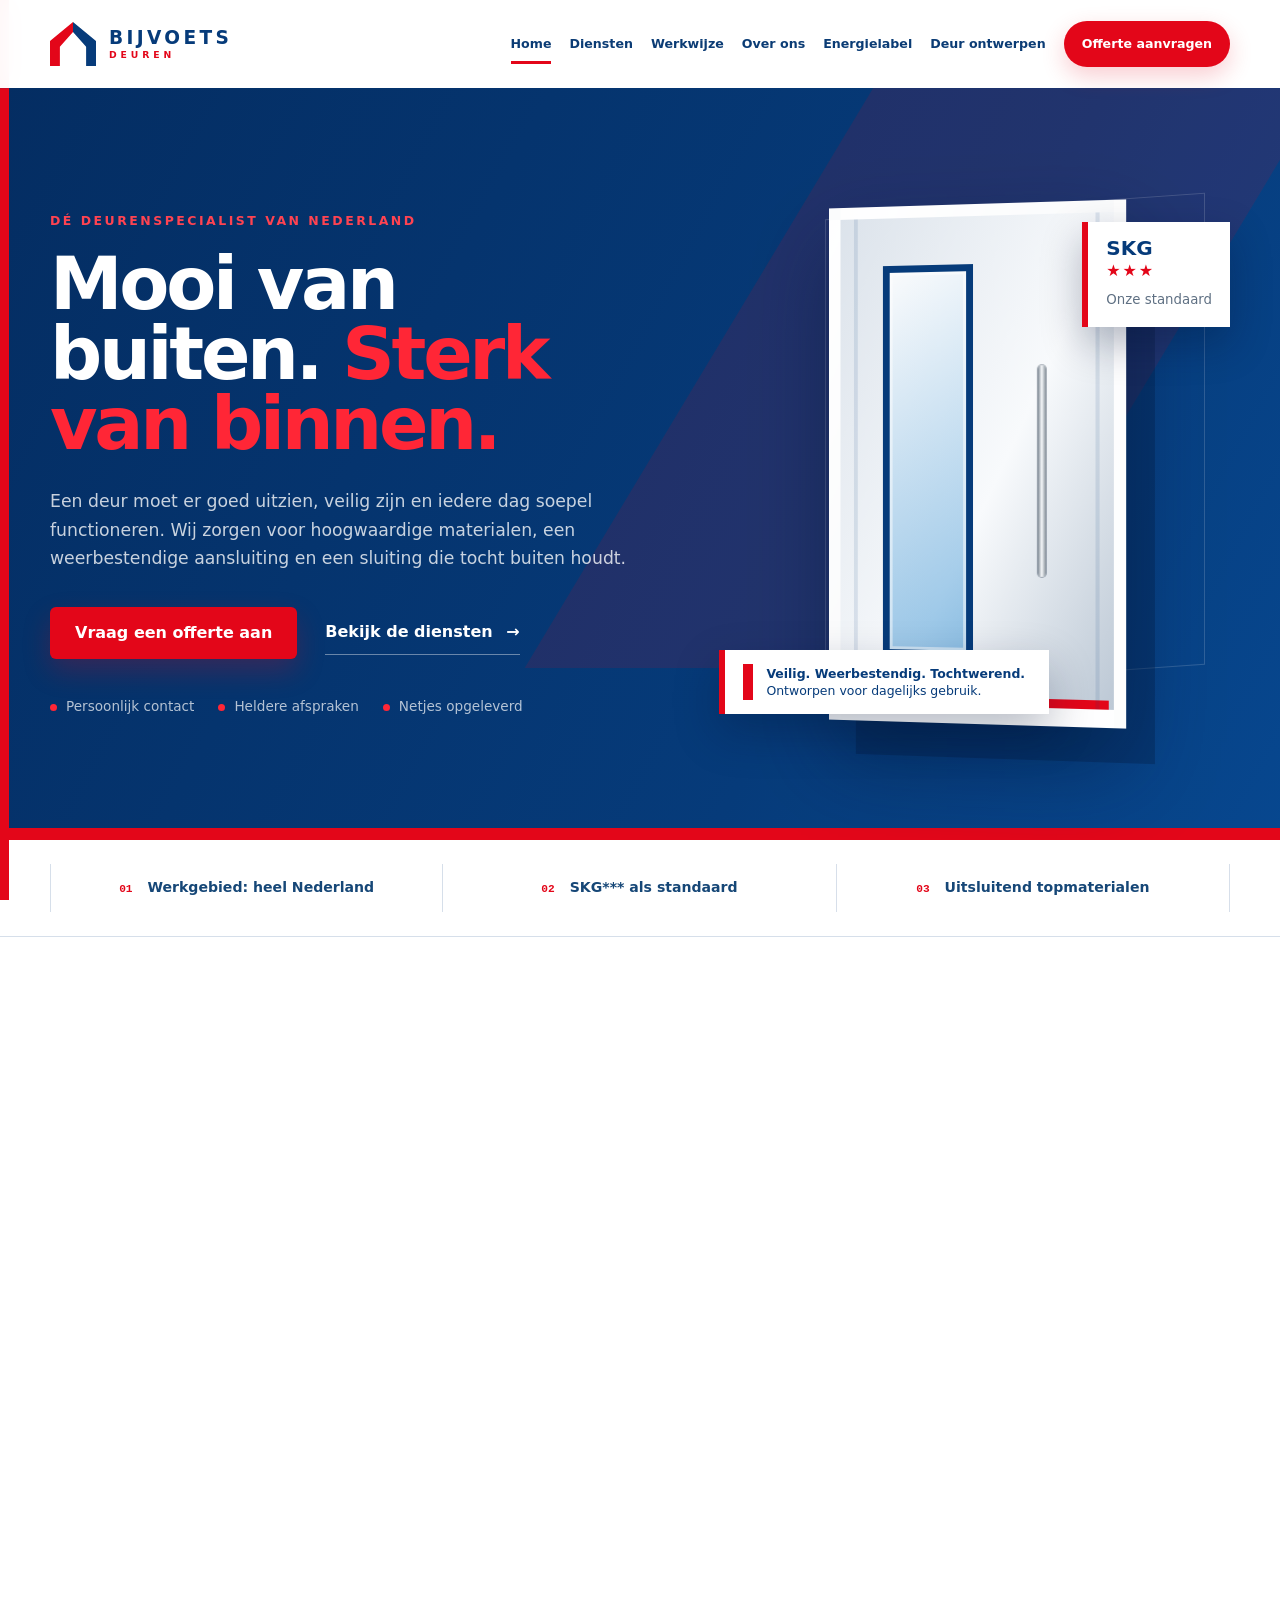
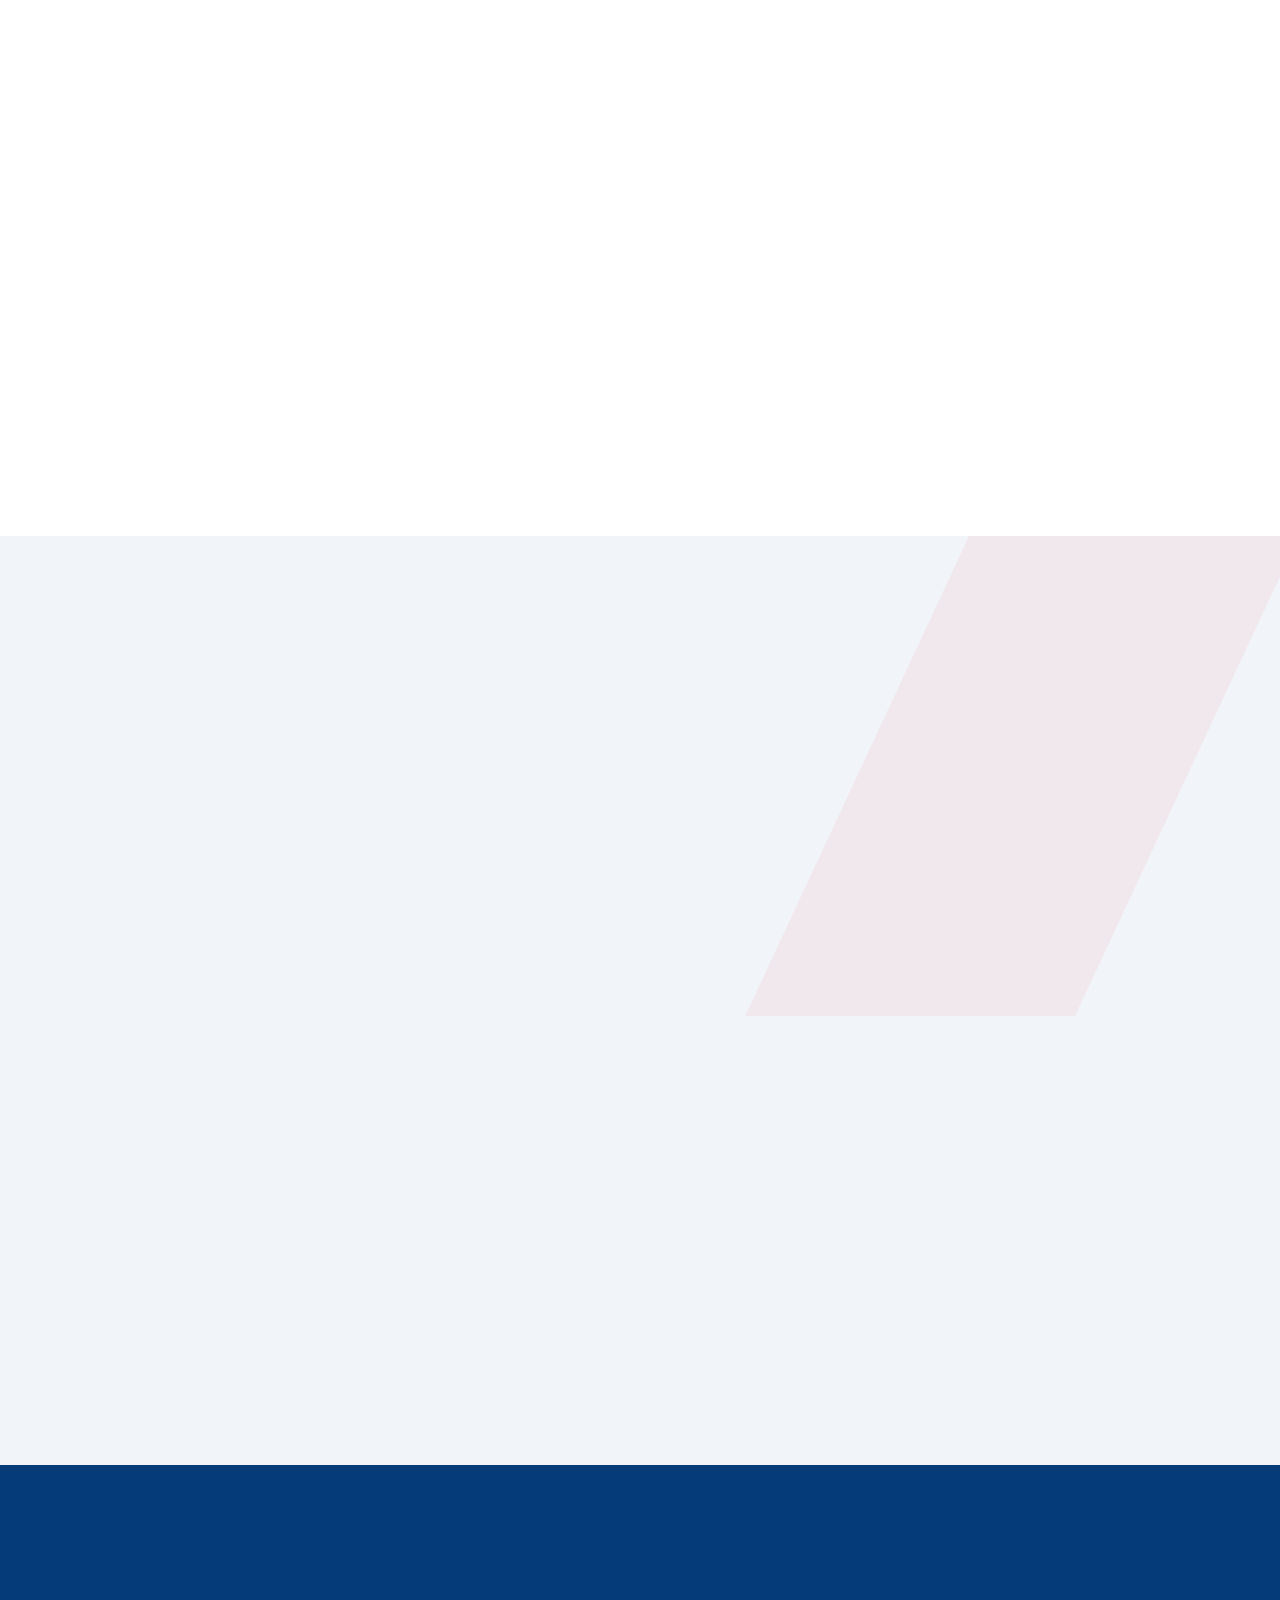
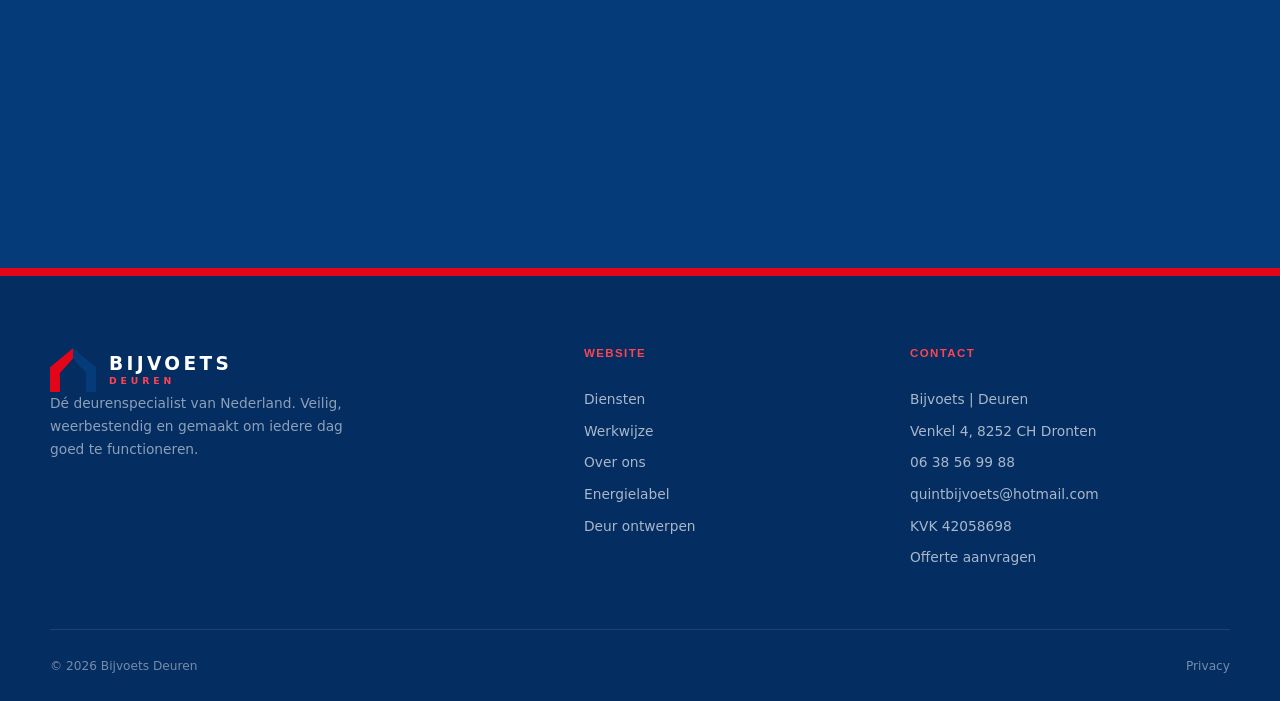
<file: index.html>
<!doctype html>
<html lang="nl">
<head>
  <meta charset="utf-8">
  <meta name="viewport" content="width=device-width, initial-scale=1">
  <meta name="description" content="Voordeur restaureren, repareren of vervangen? Bijvoets Deuren herstelt deuren en kozijnen en plaatst nieuwe voor- en buitendeuren in Nederland.">
  <meta name="theme-color" content="#063b7a">
  <meta name="referrer" content="strict-origin-when-cross-origin">
  <meta http-equiv="Content-Security-Policy" content="default-src 'self'; script-src 'self'; style-src 'self'; img-src 'self' data:; font-src 'self'; connect-src 'none'; object-src 'none'; base-uri 'self'; form-action 'none'">
  <link rel="canonical" href="https://bijvoetsdeuren.nl/">
  <link rel="icon" type="image/png" sizes="32x32" href="assets/favicon-32.png">
  <link rel="apple-touch-icon" href="assets/apple-touch-icon.png">
  <meta property="og:locale" content="nl_NL">
  <meta property="og:site_name" content="Bijvoets Deuren">
  <meta property="og:title" content="Deur restaureren of vervangen | Bijvoets Deuren">
  <meta property="og:description" content="Vakkundig herstel van deuren en kozijnen en het plaatsen van nieuwe voor- en buitendeuren. Ontvang persoonlijk advies voor jouw situatie.">
  <meta property="og:type" content="website">
  <meta property="og:url" content="https://bijvoetsdeuren.nl/">
  <meta property="og:image" content="https://bijvoetsdeuren.nl/assets/og.png?v=2">
  <meta property="og:image:alt" content="Bijvoets Deuren, specialist in deurherstel en nieuwe voordeuren">
  <meta name="twitter:card" content="summary_large_image">
  <meta name="twitter:title" content="Deur restaureren of vervangen | Bijvoets Deuren">
  <meta name="twitter:description" content="Vakkundig herstel van deuren en kozijnen en het plaatsen van nieuwe voor- en buitendeuren.">
  <meta name="twitter:image" content="https://bijvoetsdeuren.nl/assets/og.png?v=2">
  <title>Deur restaureren of vervangen | Bijvoets Deuren</title>
  <script type="application/ld+json">
  {
    "@context": "https://schema.org",
    "@type": "HomeAndConstructionBusiness",
    "@id": "https://bijvoetsdeuren.nl/#organization",
    "name": "Bijvoets | Deuren",
    "alternateName": "Bijvoets Deuren",
    "url": "https://bijvoetsdeuren.nl/",
    "logo": "https://bijvoetsdeuren.nl/assets/bijvoets-logo.jpg",
    "image": "https://bijvoetsdeuren.nl/assets/og.png",
    "email": "mailto:quintbijvoets@hotmail.com",
    "telephone": "+31638569988",
    "address": {
      "@type": "PostalAddress",
      "streetAddress": "Venkel 4",
      "postalCode": "8252 CH",
      "addressLocality": "Dronten",
      "addressCountry": "NL"
    },
    "identifier": [
      {
        "@type": "PropertyValue",
        "propertyID": "KVK",
        "value": "42058698"
      },
      {
        "@type": "PropertyValue",
        "propertyID": "Vestigingsnummer",
        "value": "000065621751"
      }
    ],
    "areaServed": {
      "@type": "GeoCircle",
      "name": "Werkgebied binnen circa 100 km van Dronten",
      "geoMidpoint": {
        "@type": "GeoCoordinates",
        "latitude": 52.525,
        "longitude": 5.71806
      },
      "geoRadius": 100000
    },
    "openingHoursSpecification": [
      {
        "@type": "OpeningHoursSpecification",
        "dayOfWeek": ["Monday", "Tuesday", "Wednesday", "Thursday", "Friday"],
        "opens": "09:00",
        "closes": "17:00"
      }
    ],
    "contactPoint": {
      "@type": "ContactPoint",
      "contactType": "customer service",
      "telephone": "+31638569988",
      "email": "quintbijvoets@hotmail.com",
      "availableLanguage": "nl",
      "hoursAvailable": {
        "@type": "OpeningHoursSpecification",
        "dayOfWeek": ["Monday", "Tuesday", "Wednesday", "Thursday", "Friday"],
        "opens": "09:00",
        "closes": "17:00"
      }
    }
  }
  </script>
  <link rel="stylesheet" href="styles.css">
  <link rel="stylesheet" href="pages.css?v=2">
  <script src="script.js" defer></script>
</head>
<body>
  <a class="skip-link" href="#main">Direct naar de inhoud</a>
  <header class="site-header" id="top">
    <div class="shell header-inner">
      <a class="brand" href="index.html" aria-label="Bijvoets Deuren, naar de homepage">
        <span class="brand-mark" aria-hidden="true">BD</span>
        <span class="brand-name"><strong>Bijvoets</strong><span>Deuren</span></span>
      </a>
      <button class="menu-toggle" type="button" aria-expanded="false" aria-controls="main-nav">
        <span></span><span></span><span></span><span class="sr-only">Menu openen</span>
      </button>
      <nav class="main-nav" id="main-nav" aria-label="Hoofdnavigatie">
        <a href="index.html" aria-current="page">Home</a>
        <a href="diensten.html">Diensten</a>
        <a href="werkwijze.html">Werkwijze</a>
        <a href="over-ons.html">Over ons</a>
        <a href="energielabel.html">Energielabel</a>
        <a href="deur-ontwerpen.html">Deur ontwerpen</a>
        <a class="nav-cta" href="offerte.html">Offerte aanvragen</a>
      </nav>
    </div>
  </header>

  <main id="main">
    <section class="hero">
      <div class="shell hero-grid">
        <div class="hero-copy reveal">
          <p class="eyebrow">Dé deurenspecialist van Nederland</p>
          <h1>Mooi van buiten. <em>Sterk van binnen.</em></h1>
          <p class="hero-intro">Een deur moet er goed uitzien, veilig zijn en iedere dag soepel functioneren. Wij zorgen voor hoogwaardige materialen, een weerbestendige aansluiting en een sluiting die tocht buiten houdt.</p>
          <div class="hero-actions">
            <a class="button button-primary" href="offerte.html">Vraag een offerte aan</a>
            <a class="text-link" href="diensten.html">Bekijk de diensten <span aria-hidden="true">→</span></a>
          </div>
          <ul class="hero-points" aria-label="Onze voordelen"><li>Persoonlijk contact</li><li>Heldere afspraken</li><li>Netjes opgeleverd</li></ul>
        </div>
        <div class="hero-door-visual reveal reveal-delay" aria-hidden="true">
          <div class="hero-door-panel">
            <span class="hero-door-glass"></span>
            <span class="hero-door-pull"></span>
            <span class="hero-door-threshold"></span>
          </div>
          <div class="hero-security-card"><strong>SKG</strong><span>★★★</span><small>Onze standaard</small></div>
          <div class="hero-door-caption"><span></span><p><strong>Veilig. Weerbestendig. Tochtwerend.</strong><br>Ontworpen voor dagelijks gebruik.</p></div>
        </div>
      </div>
    </section>

    <section class="trust-bar" aria-label="Waarom Bijvoets Deuren">
      <div class="shell trust-grid"><p><span>01</span> Werkgebied: heel Nederland</p><p><span>02</span> SKG*** als standaard</p><p><span>03</span> Uitsluitend topmaterialen</p></div>
    </section>

    <section class="section home-intro">
      <div class="shell">
        <div class="section-heading reveal">
          <div><p class="eyebrow">Alles overzichtelijk</p><h2>Waar kunnen we mee helpen?</h2></div>
          <p>Bekijk per onderwerp wat Bijvoets Deuren voor je kan betekenen. Zo vind je sneller de informatie die bij jouw deur past.</p>
        </div>
        <div class="link-card-grid">
          <a class="link-card reveal" href="diensten.html"><span>01</span><h3>Deurenservice</h3><p>Plaatsen, afhangen, afstellen en herstellen van binnen- en buitendeuren.</p><strong>Bekijk de diensten →</strong></a>
          <a class="link-card link-card-dark reveal" href="energielabel.html"><span>02</span><h3>Energielabel</h3><p>Praktische verbeteringen rond deuren, tocht en warmteverlies.</p><strong>Lees over energiebesparing →</strong></a>
          <a class="link-card reveal" href="werkwijze.html"><span>03</span><h3>Heldere werkwijze</h3><p>Van je eerste bericht tot de laatste controle: je weet waar je aan toe bent.</p><strong>Zo werken we →</strong></a>
          <a class="link-card link-card-design reveal" href="deur-ontwerpen.html"><span>04</span><h3>Ontwerp je deur</h3><p>Stel zelf glasvakken, glaslatten, kleur en deurbeslag samen in 2D of 3D.</p><strong>Start de ontwerper →</strong></a>
        </div>
      </div>
    </section>

    <section class="section safety-section">
      <div class="shell safety-grid">
        <div class="safety-copy reveal">
          <p class="eyebrow">Veiligheid zonder compromis</p>
          <h2>Een mooie deur moet vooral goed beschermen.</h2>
          <p class="lead">Daarom is SKG*** onze standaard voor hang- en sluitwerk. We combineren sterke materialen met een nauwkeurige montage en een sluiting die betrouwbaar blijft functioneren.</p>
          <ul class="check-list"><li>Inbraakwerend hang- en sluitwerk met SKG***</li><li>Weerbestendige materialen en zorgvuldige afdichting</li><li>Goede passing voor soepele bediening en minder tocht</li><li>Controle van sluiting, beslag en dagelijks gebruik</li></ul>
          <a class="button button-primary" href="diensten.html">Bekijk onze veiligheidsaanpak</a>
        </div>
        <div class="safety-proof reveal" aria-label="Onze veiligheidsstandaard">
          <div class="skg-seal"><strong>SKG</strong><span>★★★</span><small>Standaard hang- en sluitwerk</small></div>
          <div class="safety-stat"><span>01</span><strong>Veilig</strong><p>Inbraakwerende basis</p></div>
          <div class="safety-stat"><span>02</span><strong>Droog</strong><p>Weerbestendige aansluiting</p></div>
          <div class="safety-stat"><span>03</span><strong>Comfortabel</strong><p>Sluitend zonder tocht</p></div>
        </div>
      </div>
    </section>

    <section class="section cta-band">
      <div class="shell cta-band-inner reveal">
        <div><p class="eyebrow eyebrow-light">Persoonlijk advies</p><h2>Vertel wat er met je deur speelt.</h2></div>
        <div><p>Stuur eenvoudig een beschrijving via WhatsApp. We nemen daarna persoonlijk contact met je op.</p><a class="button button-light" href="offerte.html">Naar offerte aanvragen</a></div>
      </div>
    </section>
  </main>

  <footer class="site-footer">
    <div class="shell footer-main">
      <div><a class="brand brand-footer" href="index.html"><span class="brand-mark" aria-hidden="true">BD</span><span class="brand-name"><strong>Bijvoets</strong><span>Deuren</span></span></a><p>Dé deurenspecialist van Nederland. Veilig, weerbestendig en gemaakt om iedere dag goed te functioneren.</p></div>
      <div><h2>Website</h2><a href="diensten.html">Diensten</a><a href="werkwijze.html">Werkwijze</a><a href="over-ons.html">Over ons</a><a href="energielabel.html">Energielabel</a><a href="deur-ontwerpen.html">Deur ontwerpen</a></div>
      <div><h2>Contact</h2><p>Bijvoets | Deuren</p><p>Venkel 4, 8252 CH Dronten</p><a href="tel:+31638569988">06 38 56 99 88</a><a href="mailto:quintbijvoets@hotmail.com">quintbijvoets@hotmail.com</a><p>KVK 42058698</p><a href="offerte.html">Offerte aanvragen</a></div>
    </div>
    <div class="shell footer-bottom"><p>© <span data-current-year></span> Bijvoets Deuren</p><a href="privacy.html">Privacy</a></div>
  </footer>
</body>
</html>
</file>
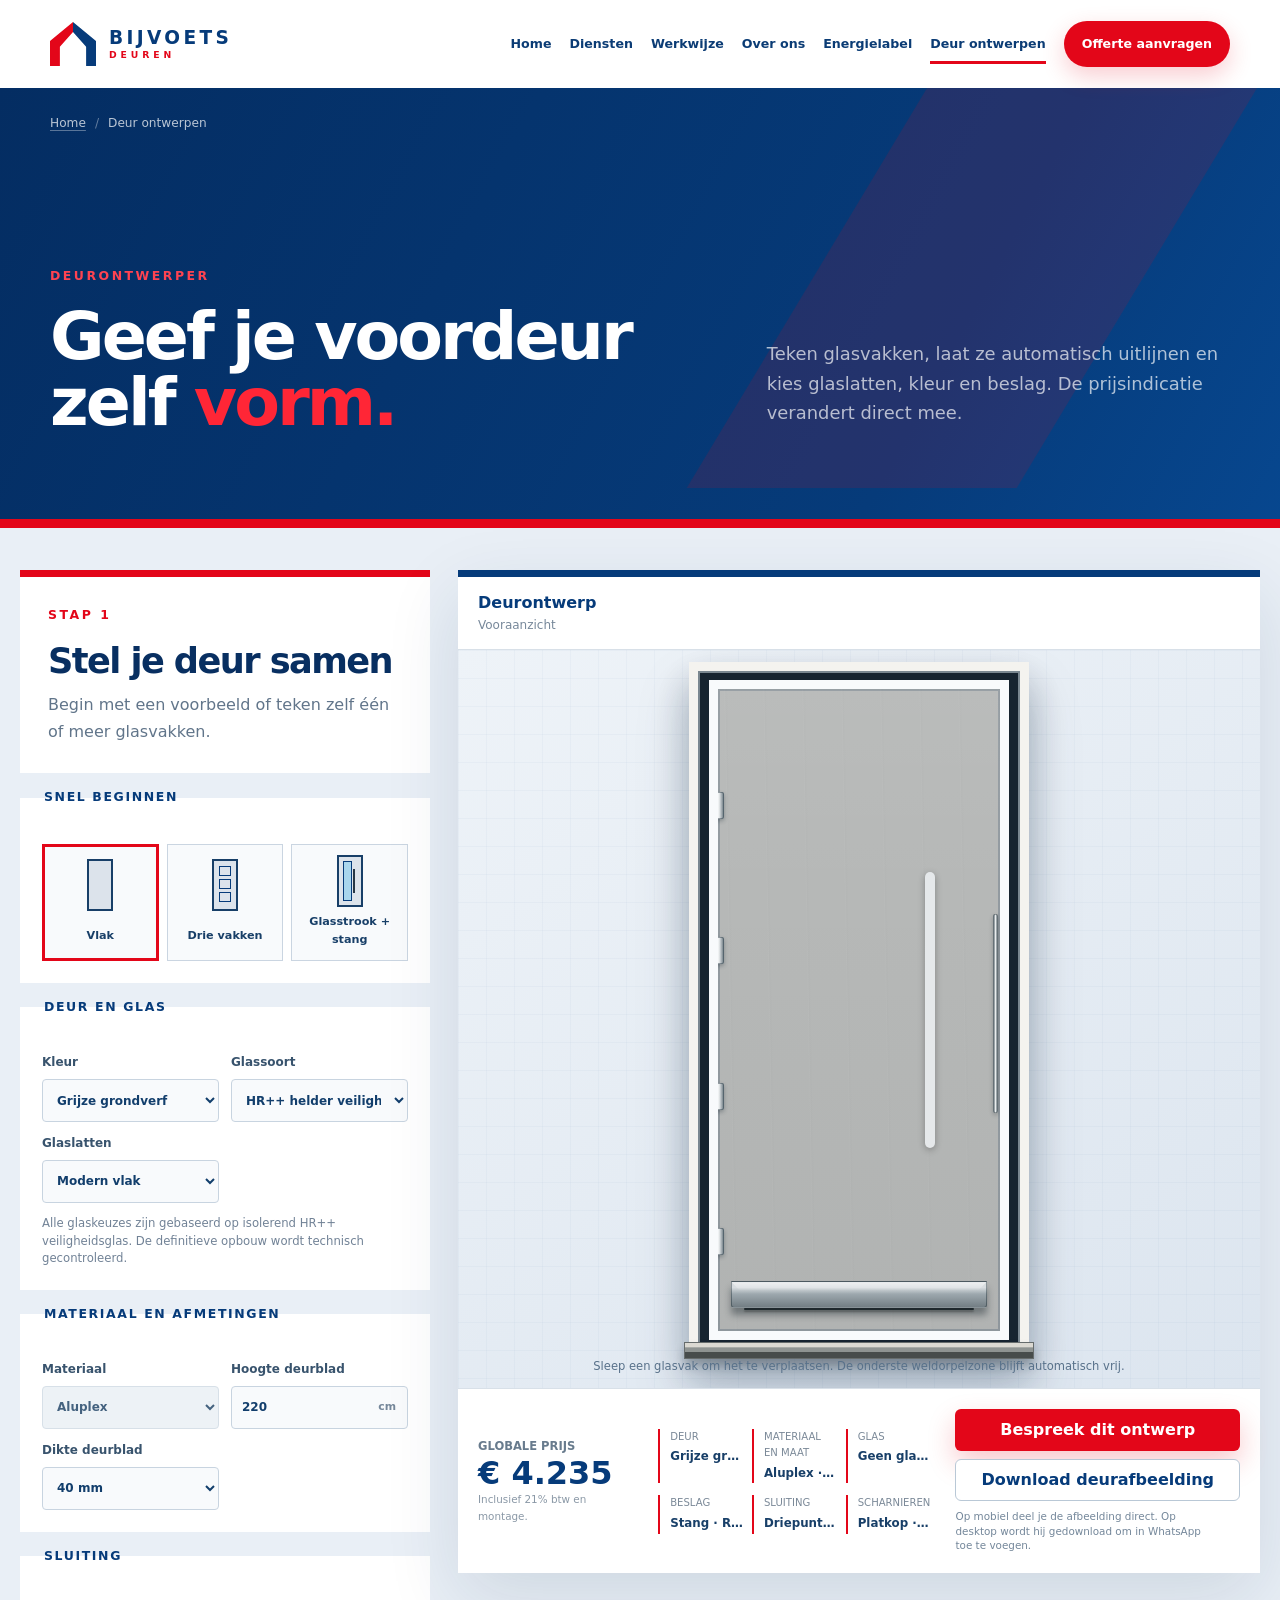
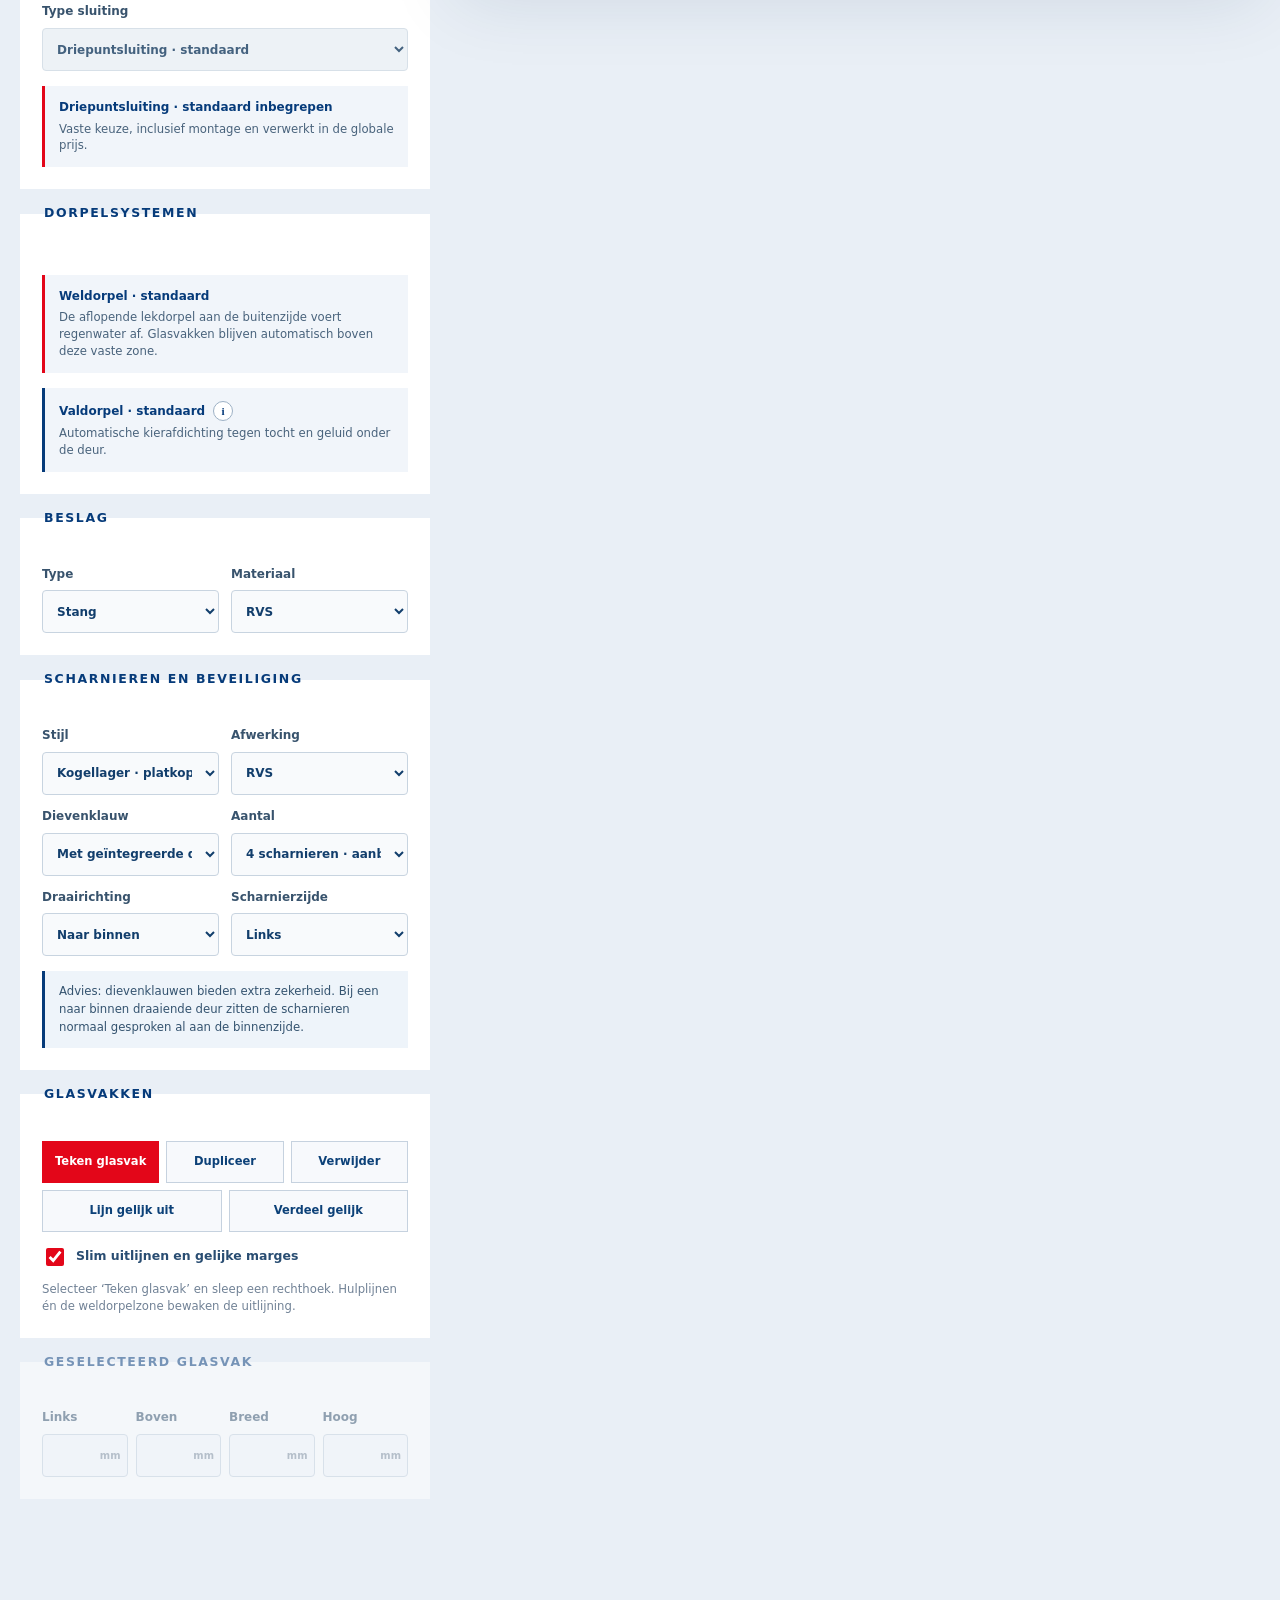
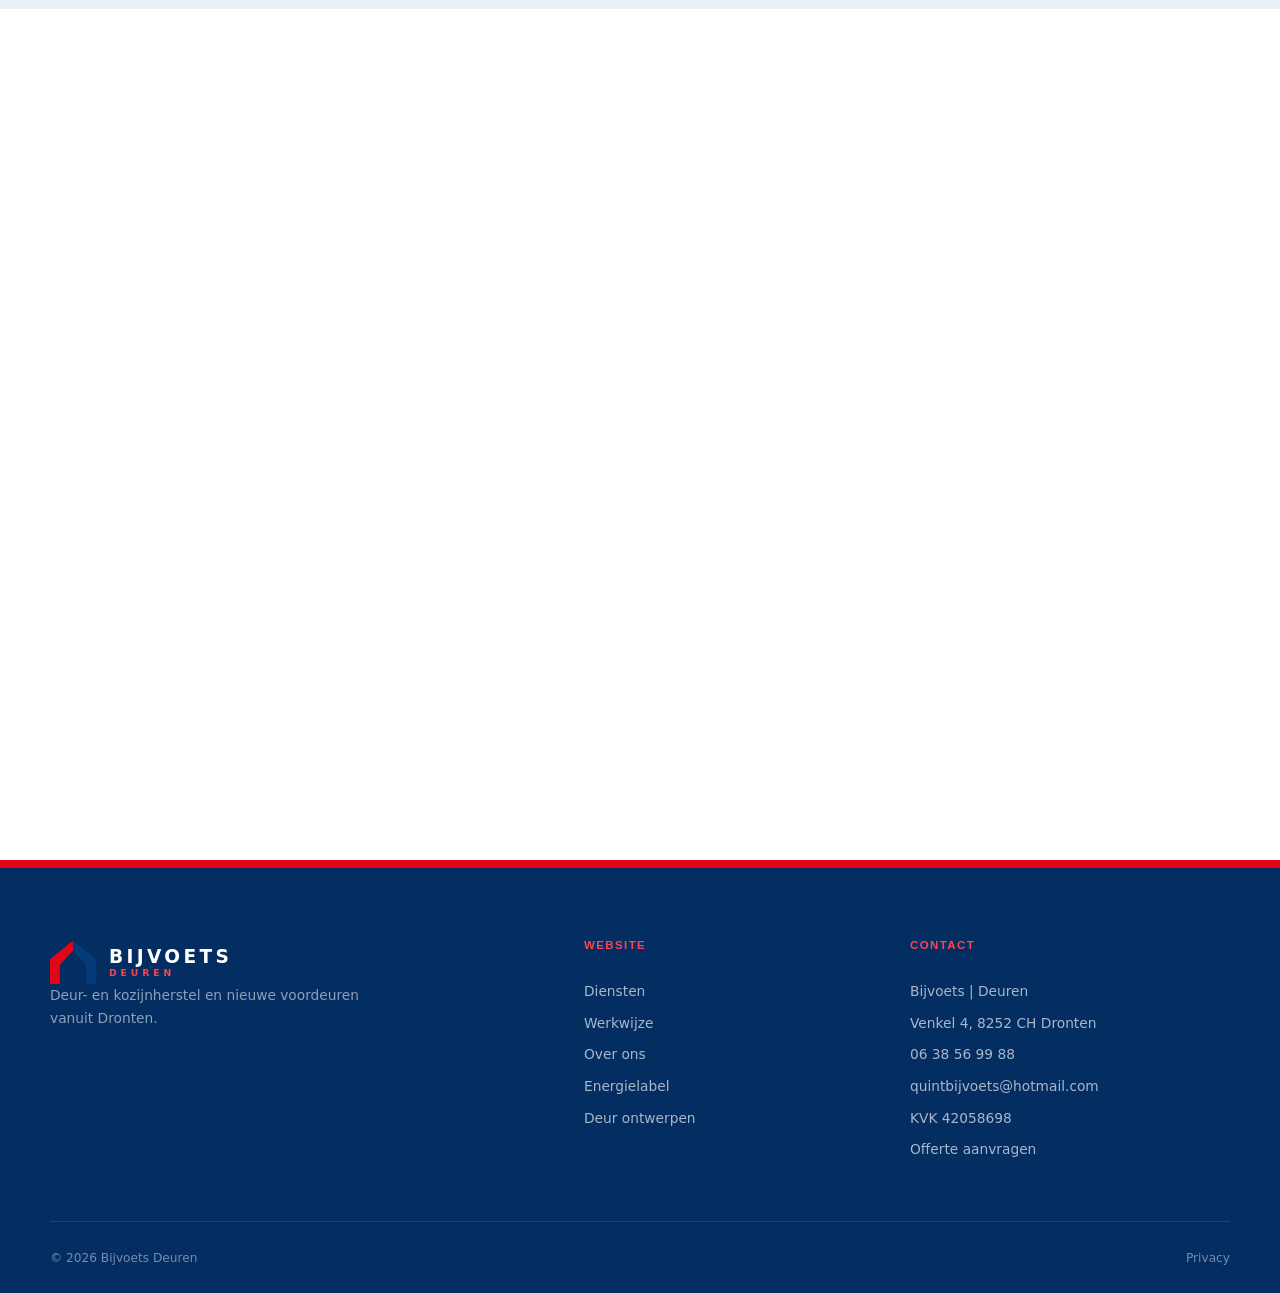
<file: deur-ontwerpen.html>
<!doctype html>
<html lang="nl">
<head>
  <meta charset="utf-8">
  <meta name="viewport" content="width=device-width, initial-scale=1">
  <meta name="description" content="Ontwerp zelf je Bijvoets voordeur. Kies glasvakken, glaslatten, beslag, kleur en ontvang direct een globale prijsindicatie.">
  <meta name="theme-color" content="#063b7a">
  <meta name="referrer" content="strict-origin-when-cross-origin">
  <meta http-equiv="Content-Security-Policy" content="default-src 'self'; script-src 'self'; style-src 'self'; img-src 'self' data:; font-src 'self'; connect-src 'none'; object-src 'none'; base-uri 'self'; form-action 'none'">
  <link rel="canonical" href="https://bijvoetsdeuren.nl/deur-ontwerpen.html">
  <link rel="icon" type="image/png" sizes="32x32" href="assets/favicon-32.png">
  <link rel="apple-touch-icon" href="assets/apple-touch-icon.png">
  <meta property="og:locale" content="nl_NL">
  <meta property="og:site_name" content="Bijvoets Deuren">
  <meta property="og:title" content="Ontwerp zelf je nieuwe voordeur">
  <meta property="og:description" content="Kies glasvakken, glaslatten, beslag en kleur in de deurontwerper van Bijvoets Deuren.">
  <meta property="og:type" content="website">
  <meta property="og:url" content="https://bijvoetsdeuren.nl/deur-ontwerpen.html">
  <meta property="og:image" content="https://bijvoetsdeuren.nl/assets/og.png?v=2">
  <meta property="og:image:alt" content="Ontwerp een nieuwe voordeur bij Bijvoets Deuren">
  <meta name="twitter:card" content="summary_large_image">
  <title>Nieuwe voordeur ontwerpen | Bijvoets Deuren</title>
  <link rel="stylesheet" href="styles.css">
  <link rel="stylesheet" href="pages.css?v=7">
  <script src="script.js" defer></script>
  <script src="door-designer.js?v=7" defer></script>
</head>
<body>
  <a class="skip-link" href="#main">Direct naar de inhoud</a>
  <header class="site-header site-header-solid" id="top">
    <div class="shell header-inner">
      <a class="brand" href="index.html" aria-label="Bijvoets Deuren, naar de homepage"><span class="brand-mark" aria-hidden="true">BD</span><span class="brand-name"><strong>Bijvoets</strong><span>Deuren</span></span></a>
      <button class="menu-toggle" type="button" aria-expanded="false" aria-controls="main-nav"><span></span><span></span><span></span><span class="sr-only">Menu openen</span></button>
      <nav class="main-nav" id="main-nav" aria-label="Hoofdnavigatie"><a href="index.html">Home</a><a href="diensten.html">Diensten</a><a href="werkwijze.html">Werkwijze</a><a href="over-ons.html">Over ons</a><a href="energielabel.html">Energielabel</a><a href="deur-ontwerpen.html" aria-current="page">Deur ontwerpen</a><a class="nav-cta" href="offerte.html">Offerte aanvragen</a></nav>
    </div>
  </header>
  <nav class="breadcrumb" aria-label="Broodkruimel">
    <ol class="shell"><li><a href="index.html">Home</a></li><li aria-current="page">Deur ontwerpen</li></ol>
  </nav>

  <main id="main">
    <section class="page-hero designer-hero">
      <div class="shell page-hero-grid">
        <div class="reveal"><p class="eyebrow">Deurontwerper</p><h1>Geef je voordeur zelf <em>vorm.</em></h1></div>
        <p class="page-hero-intro reveal">Teken glasvakken, laat ze automatisch uitlijnen en kies glaslatten, kleur en beslag. De prijsindicatie verandert direct mee.</p>
      </div>
    </section>

    <section class="designer-section" data-door-designer>
      <div class="designer-shell">
        <aside class="designer-controls" aria-label="Keuzes voor de deur">
          <div class="designer-control-heading"><p class="eyebrow">Stap 1</p><h2>Stel je deur samen</h2><p>Begin met een voorbeeld of teken zelf één of meer glasvakken.</p></div>

          <fieldset class="designer-fieldset">
            <legend>Snel beginnen</legend>
            <div class="preset-grid">
              <button type="button" class="designer-choice is-active" data-preset="vlak"><span class="preset-icon preset-plain" aria-hidden="true"></span>Vlak</button>
              <button type="button" class="designer-choice" data-preset="drievak"><span class="preset-icon preset-three" aria-hidden="true"></span>Drie vakken</button>
              <button type="button" class="designer-choice" data-preset="glasstrook"><span class="preset-icon preset-strip" aria-hidden="true"></span>Glasstrook + stang</button>
            </div>
          </fieldset>

          <fieldset class="designer-fieldset">
            <legend>Deur en glas</legend>
            <div class="designer-field-grid">
              <label>Kleur
                <select data-setting="doorFinish">
                  <option value="grey">Grijze grondverf</option>
                  <option value="white">Witte grondverf</option>
                  <option value="anthracite">Antraciet afgelakt</option>
                  <option value="custom">Kleur naar keuze</option>
                </select>
              </label>
              <label>Glassoort
                <select data-setting="glassTint">
                  <option value="clear">HR++ helder veiligheidsglas</option>
                  <option value="frosted">HR++ melkglas</option>
                  <option value="frostedBorder">HR++ melkglas met heldere rand</option>
                  <option value="smoke">HR++ rookglas</option>
                  <option value="bronze">HR++ bronsglas</option>
                  <option value="reeded">HR++ ribbelglas</option>
                </select>
              </label>
              <label>Glaslatten
                <select data-setting="beadStyle">
                  <option value="modern">Modern vlak</option>
                  <option value="classic">Klassiek profiel</option>
                  <option value="steel">Slank aluminium</option>
                </select>
              </label>
            </div>
            <p class="designer-help">Alle glaskeuzes zijn gebaseerd op isolerend HR++ veiligheidsglas. De definitieve opbouw wordt technisch gecontroleerd.</p>
          </fieldset>

          <fieldset class="designer-fieldset">
            <legend>Materiaal en afmetingen</legend>
            <div class="designer-field-grid">
              <label>Materiaal
                <select data-setting="doorMaterial" disabled>
                  <option value="aluplex">Aluplex</option>
                </select>
              </label>
              <label>Hoogte deurblad
                <span class="input-with-unit">
                  <input type="number" min="180" max="250" step="1" value="220" inputmode="numeric" data-setting="doorHeightCm" aria-describedby="door-height-help">
                  <span>cm</span>
                </span>
              </label>
              <label>Dikte deurblad
                <select data-setting="doorThickness">
                  <option value="40">40 mm</option>
                  <option value="54">54 mm · + € 100</option>
                </select>
              </label>
            </div>
          </fieldset>

          <fieldset class="designer-fieldset">
            <legend>Sluiting</legend>
            <div class="designer-field-grid designer-field-grid-single">
              <label>Type sluiting
                <select data-setting="lockingSystem" disabled>
                  <option value="threePoint">Driepuntsluiting · standaard</option>
                </select>
              </label>
            </div>
            <div class="standard-feature">
              <strong>Driepuntsluiting · standaard inbegrepen</strong>
              <span>Vaste keuze, inclusief montage en verwerkt in de globale prijs.</span>
            </div>
          </fieldset>

          <fieldset class="designer-fieldset">
            <legend>Dorpelsystemen</legend>
            <div class="standard-feature">
              <strong>Weldorpel · standaard</strong>
              <span>De aflopende lekdorpel aan de buitenzijde voert regenwater af. Glasvakken blijven automatisch boven deze vaste zone.</span>
            </div>
            <div class="standard-feature standard-feature-secondary">
              <div class="standard-feature-heading">
                <strong>Valdorpel · standaard</strong>
                <span class="info-tip-wrap">
                  <button class="info-tip" type="button" aria-describedby="valdorpel-uitleg">i</button>
                  <span class="info-tooltip" id="valdorpel-uitleg" role="tooltip">De valdorpel wordt in de onderzijde van het deurblad gefreesd en sluit automatisch wanneer de deur dichtgaat.</span>
                </span>
              </div>
              <span>Automatische kierafdichting tegen tocht en geluid onder de deur.</span>
            </div>
          </fieldset>

          <fieldset class="designer-fieldset">
            <legend>Beslag</legend>
            <div class="designer-field-grid">
              <label>Type
                <select data-setting="hardwareType">
                  <option value="bar">Stang</option>
                  <option value="knob">Knop</option>
                  <option value="lever">Kruk</option>
                </select>
              </label>
              <label>Materiaal
                <select data-setting="hardwareFinish">
                  <option value="steel">RVS</option>
                  <option value="aluminium">Aluminium</option>
                  <option value="black">Zwart</option>
                  <option value="brass">Messing</option>
                </select>
              </label>
            </div>
          </fieldset>

          <fieldset class="designer-fieldset">
            <legend>Scharnieren en beveiliging</legend>
            <div class="designer-field-grid">
              <label>Stijl
                <select data-setting="hingeStyle">
                  <option value="flat">Kogellager · platkop modern</option>
                  <option value="ball">Kogellager · bolkop klassiek</option>
                  <option value="vase">Kogellager · vaasknop landelijk</option>
                  <option value="paumelle">Paumelle · strak modern</option>
                  <option value="concealed">Onzichtbaar scharnier</option>
                </select>
              </label>
              <label>Afwerking
                <select data-setting="hingeFinish">
                  <option value="steel">RVS</option>
                  <option value="brass">Messing</option>
                  <option value="black">Zwart</option>
                  <option value="chrome">Chroom</option>
                  <option value="nickel">Mat nikkel</option>
                  <option value="galvanized">Verzinkt staal</option>
                </select>
              </label>
              <label>Dievenklauw
                <select data-setting="hingeSecurity">
                  <option value="claw">Met geïntegreerde dievenklauw · aanbevolen</option>
                  <option value="standard">Zonder dievenklauw</option>
                </select>
              </label>
              <label>Aantal
                <select data-setting="hingeCount">
                  <option value="4">4 scharnieren · aanbevolen</option>
                  <option value="3">3 scharnieren</option>
                </select>
              </label>
              <label>Draairichting
                <select data-setting="swingDirection">
                  <option value="inward">Naar binnen</option>
                  <option value="outward">Naar buiten</option>
                </select>
              </label>
              <label>Scharnierzijde
                <select data-setting="hingeSide">
                  <option value="left">Links</option>
                  <option value="right">Rechts</option>
                </select>
              </label>
            </div>
            <p class="hinge-advice" data-hinge-advice></p>
          </fieldset>

          <fieldset class="designer-fieldset glass-tools">
            <legend>Glasvakken</legend>
            <div class="tool-buttons">
              <button type="button" class="tool-button tool-button-primary" data-action="draw">Teken glasvak</button>
              <button type="button" class="tool-button" data-action="duplicate">Dupliceer</button>
              <button type="button" class="tool-button" data-action="delete">Verwijder</button>
            </div>
            <div class="tool-buttons">
              <button type="button" class="tool-button" data-action="align">Lijn gelijk uit</button>
              <button type="button" class="tool-button" data-action="distribute">Verdeel gelijk</button>
            </div>
            <label class="snap-toggle"><input type="checkbox" data-setting="snap" checked> Slim uitlijnen en gelijke marges</label>
            <p class="designer-help" data-designer-help>Selecteer ‘Teken glasvak’ en sleep een rechthoek. Hulplijnen én de weldorpelzone bewaken de uitlijning.</p>
          </fieldset>

          <fieldset class="designer-fieldset dimension-fields" data-dimensions disabled>
            <legend>Geselecteerd glasvak</legend>
            <div class="dimension-grid">
              <label>Links <span>mm</span><input type="number" min="60" max="800" step="10" data-dimension="x"></label>
              <label>Boven <span>mm</span><input type="number" min="60" max="1900" step="10" data-dimension="y"></label>
              <label>Breed <span>mm</span><input type="number" min="120" max="800" step="10" data-dimension="width"></label>
              <label>Hoog <span>mm</span><input type="number" min="120" max="1900" step="10" data-dimension="height"></label>
            </div>
          </fieldset>
        </aside>

        <div class="designer-workspace">
          <div class="workspace-toolbar">
            <div><strong>Deurontwerp</strong><span>Vooraanzicht</span></div>
          </div>

          <div class="designer-stage" data-stage>
            <div class="stage-grid" aria-hidden="true"></div>
            <div class="door-preview" data-door-preview role="img" aria-label="Voorbeeld van de samengestelde deur">
              <div class="door-surface" data-door-surface>
                <div class="glass-layer" data-glass-layer></div>
                <div class="door-hinges" data-hinges aria-hidden="true"></div>
                <div class="door-hardware hardware-bar finish-steel" data-hardware aria-hidden="true"><span></span></div>
                <div class="door-weatherbar" aria-hidden="true"></div>
                <div class="door-lock-edge" aria-hidden="true"></div>
                <div class="snap-guide snap-guide-x" data-guide-x aria-hidden="true"></div>
                <div class="snap-guide snap-guide-y" data-guide-y aria-hidden="true"></div>
              </div>
            </div>
            <canvas data-render-canvas width="900" height="1100" hidden aria-hidden="true"></canvas>
            <p class="stage-instruction" data-stage-instruction>Sleep een glasvak om het te verplaatsen. De onderste weldorpelzone blijft automatisch vrij.</p>
          </div>

          <div class="designer-summary" aria-live="polite">
            <div><span>Globale prijs</span><strong data-total-price>€ 4.235</strong><small>Inclusief 21% btw en montage.</small></div>
            <dl><div><dt>Deur</dt><dd data-summary-door>Grijze grondverf · weldorpel + valdorpel</dd></div><div><dt>Materiaal en maat</dt><dd data-summary-size>Aluplex · 220 cm · 40 mm</dd></div><div><dt>Glas</dt><dd data-summary-glass>Geen glasvakken</dd></div><div><dt>Beslag</dt><dd data-summary-hardware>Stang · RVS</dd></div><div><dt>Sluiting</dt><dd data-summary-lock>Driepuntsluiting · incl. montage</dd></div><div><dt>Scharnieren</dt><dd data-summary-hinges>Platkop · RVS · dievenklauw</dd></div></dl>
            <div class="designer-share-actions">
              <button class="button button-primary designer-whatsapp" type="button" data-designer-whatsapp>Bespreek dit ontwerp</button>
              <button class="button button-secondary designer-download" type="button" data-download-render>Download deurafbeelding</button>
              <small data-share-status>Op mobiel deel je de afbeelding direct. Op desktop wordt hij gedownload om in WhatsApp toe te voegen.</small>
            </div>
          </div>
        </div>
      </div>
    </section>

    <section class="section designer-explainer">
      <div class="shell">
        <div class="section-heading reveal"><div><p class="eyebrow">Slim uitlijnen</p><h2>Vrij ontwerpen, zonder scheve details.</h2></div><p>De ontwerper helpt glasvakken en beslag op logische lijnen te plaatsen. Bij de glasstrook worden bovenmarge en sluitkant automatisch gelijk gehouden en komt de stang netjes tussen glaslijn en sluitzijde.</p></div>
        <div class="value-grid"><article class="value-card reveal"><span>01</span><h3>Teken ieder formaat</h3><p>Maak zelf een vierkant, smalle strook of royaal glasvlak en pas de maat direct aan.</p></article><article class="value-card reveal"><span>02</span><h3>Meerdere glasvakken</h3><p>Dupliceer een vak en laat de tussenruimte automatisch gelijk verdelen.</p></article><article class="value-card reveal"><span>03</span><h3>Van idee naar advies</h3><p>Stuur de gekozen samenstelling via WhatsApp. Definitieve maatvoering en prijs volgen na controle.</p></article></div>
      </div>
    </section>
  </main>

  <footer class="site-footer">
    <div class="shell footer-main"><div><a class="brand brand-footer" href="index.html"><span class="brand-mark" aria-hidden="true">BD</span><span class="brand-name"><strong>Bijvoets</strong><span>Deuren</span></span></a><p>Deur- en kozijnherstel en nieuwe voordeuren vanuit Dronten.</p></div><div><h2>Website</h2><a href="diensten.html">Diensten</a><a href="werkwijze.html">Werkwijze</a><a href="over-ons.html">Over ons</a><a href="energielabel.html">Energielabel</a><a href="deur-ontwerpen.html">Deur ontwerpen</a></div><div><h2>Contact</h2><p>Bijvoets | Deuren</p><p>Venkel 4, 8252 CH Dronten</p><a href="tel:+31638569988">06 38 56 99 88</a><a href="mailto:quintbijvoets@hotmail.com">quintbijvoets@hotmail.com</a><p>KVK 42058698</p><a href="offerte.html">Offerte aanvragen</a></div></div>
    <div class="shell footer-bottom"><p>© <span data-current-year></span> Bijvoets Deuren</p><a href="privacy.html">Privacy</a></div>
  </footer>
</body>
</html>
</file>
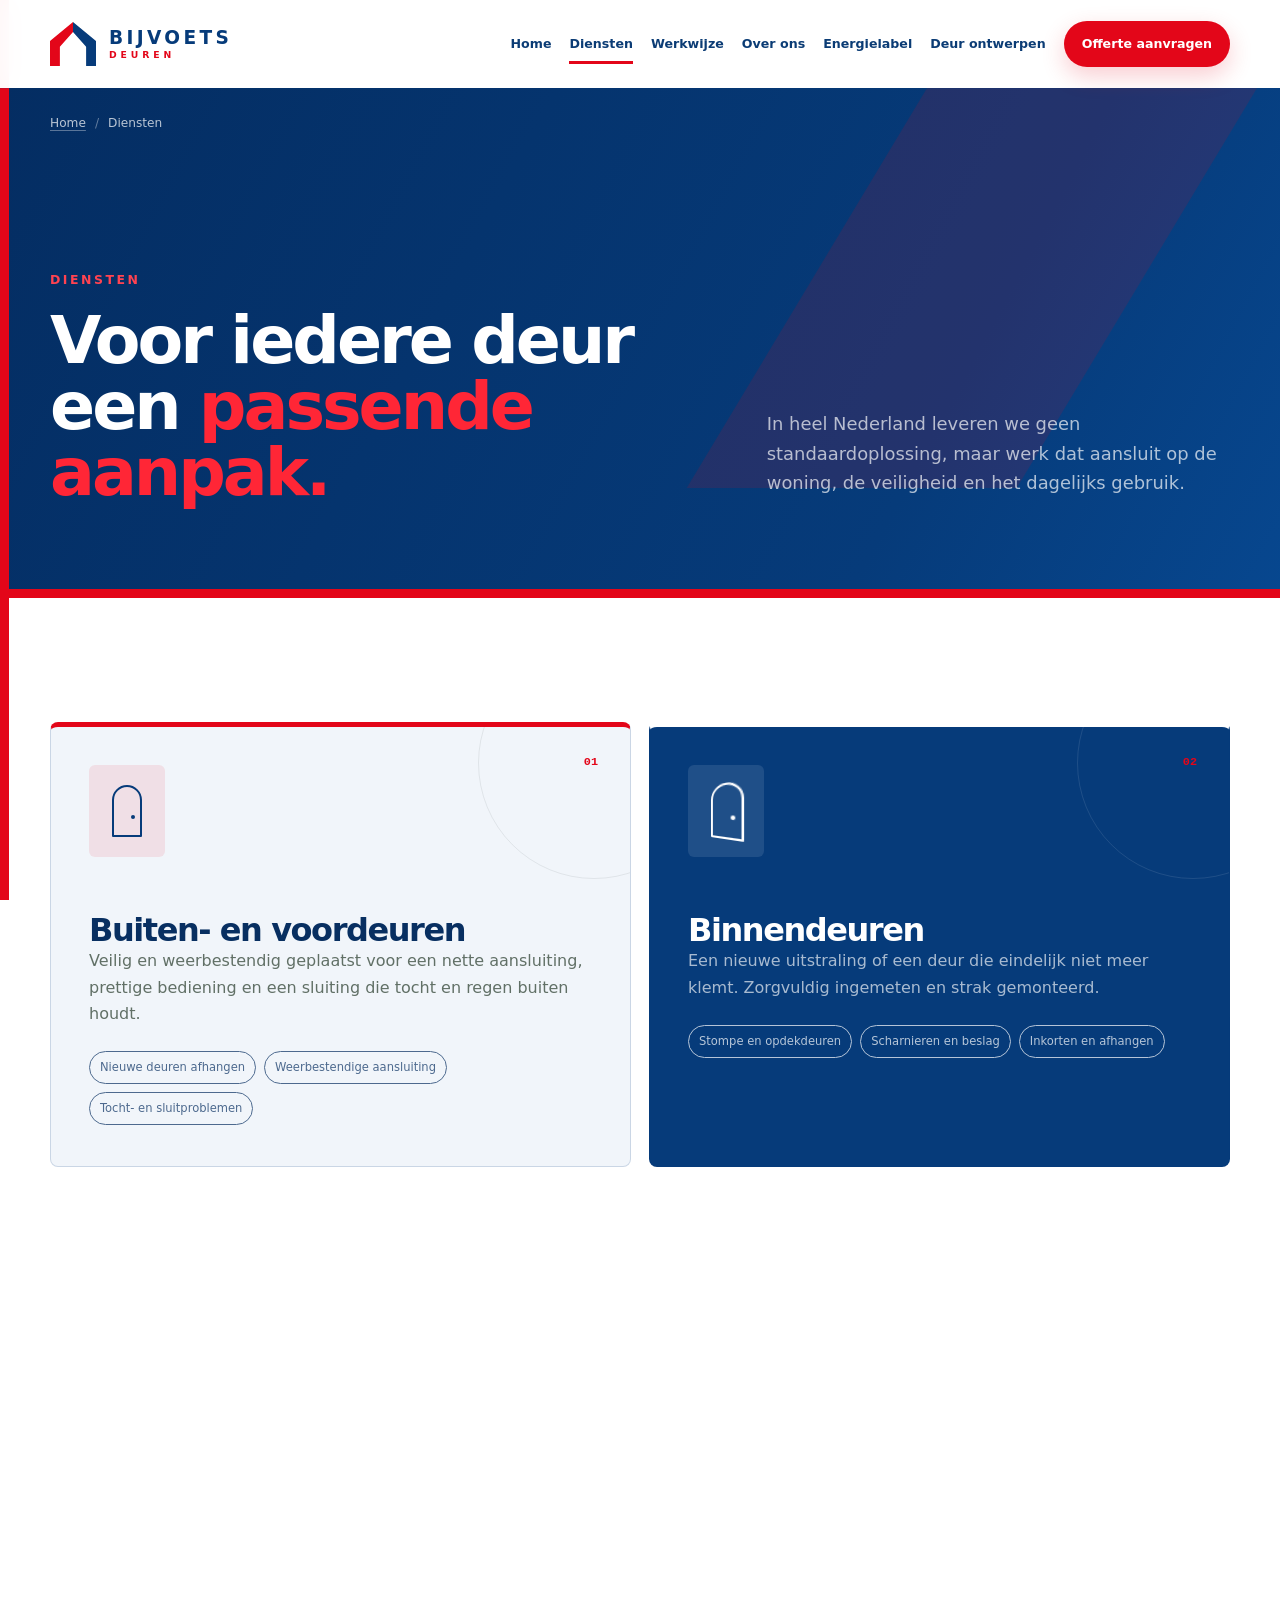
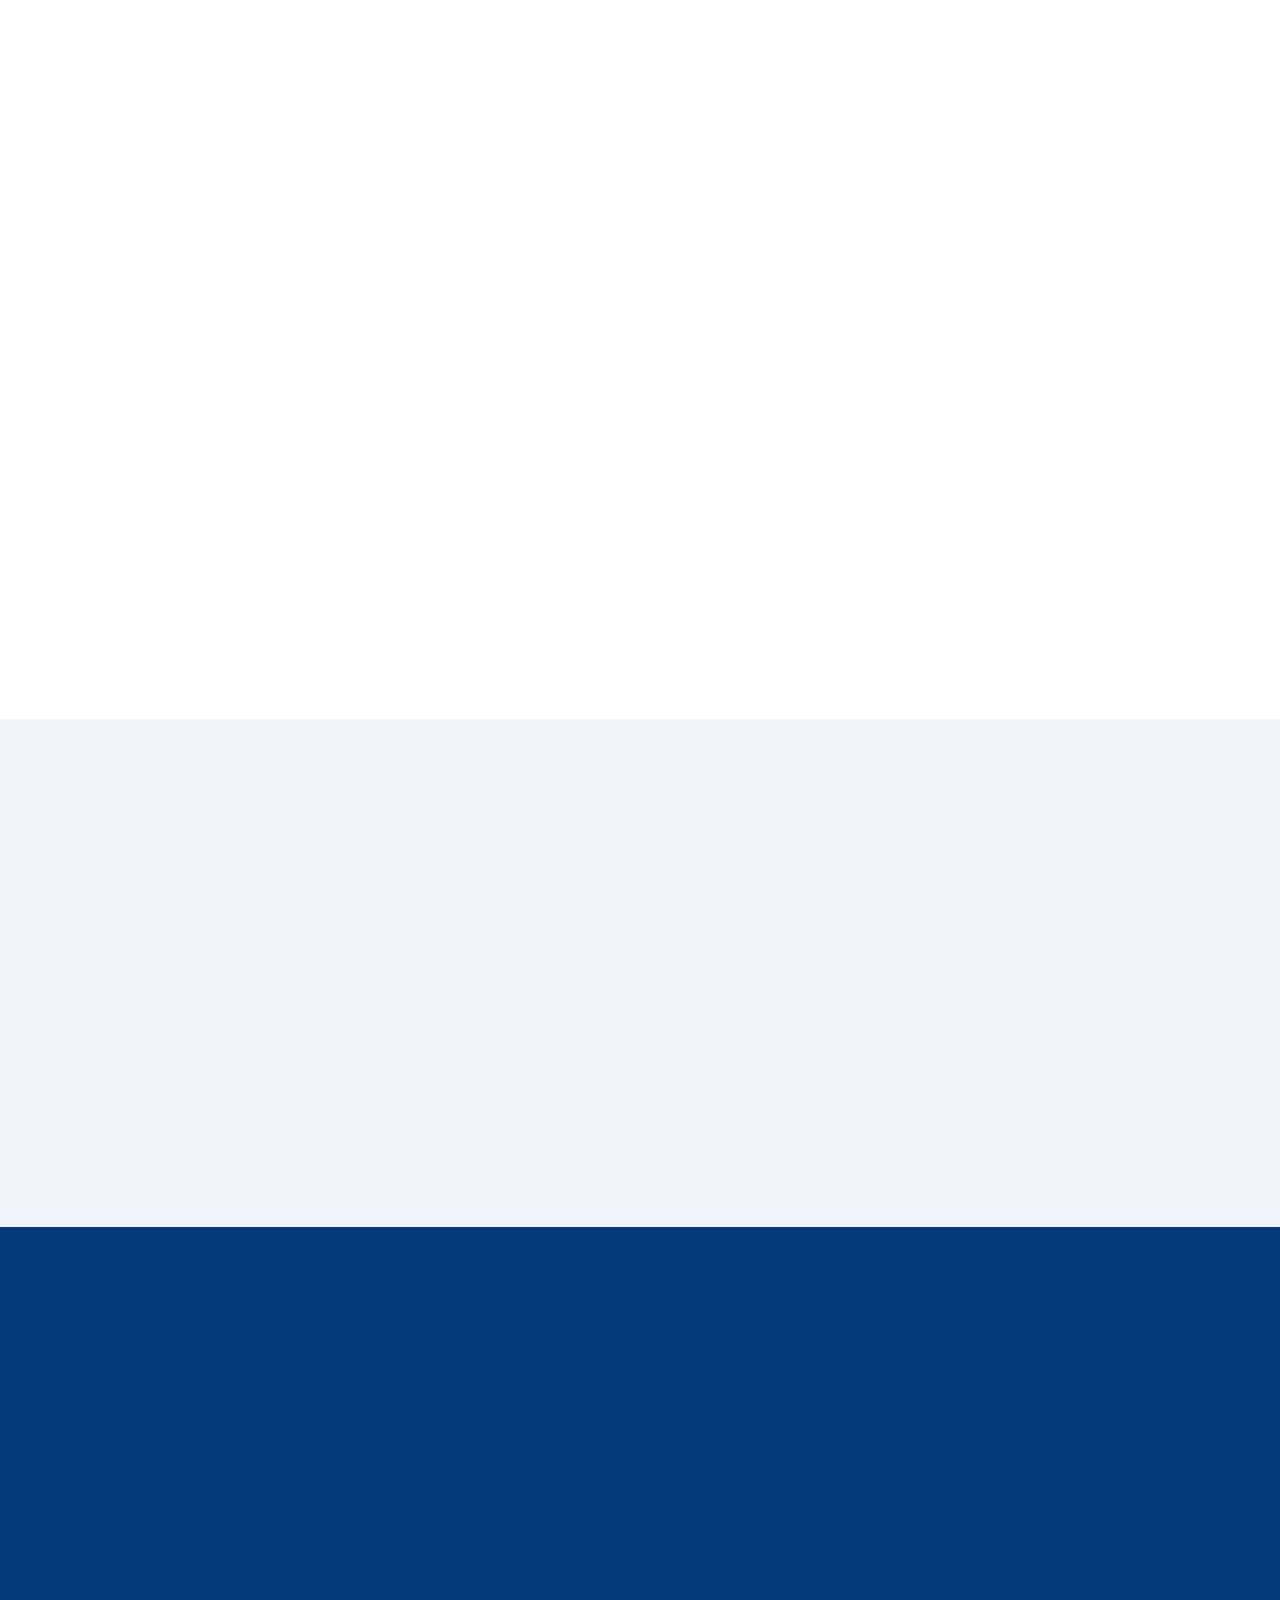
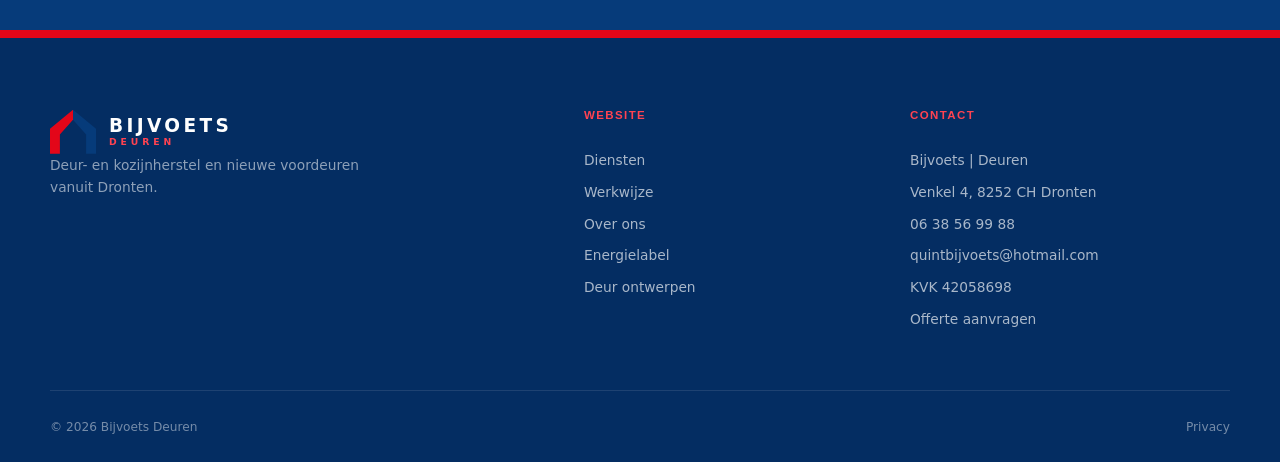
<file: diensten.html>
<!doctype html>
<html lang="nl">
<head>
  <meta charset="utf-8">
  <meta name="viewport" content="width=device-width, initial-scale=1">
  <meta name="description" content="Laat je voordeur restaureren, repareren of vervangen. Ook voor houtrotherstel, klemmende deuren, tochtproblemen en SKG*** hang- en sluitwerk.">
  <meta name="theme-color" content="#063b7a">
  <meta name="referrer" content="strict-origin-when-cross-origin">
  <meta http-equiv="Content-Security-Policy" content="default-src 'self'; script-src 'self'; style-src 'self'; img-src 'self' data:; font-src 'self'; connect-src 'none'; object-src 'none'; base-uri 'self'; form-action 'none'">
  <link rel="canonical" href="https://bijvoetsdeuren.nl/diensten.html">
  <link rel="icon" type="image/png" sizes="32x32" href="assets/favicon-32.png">
  <link rel="apple-touch-icon" href="assets/apple-touch-icon.png">
  <meta property="og:locale" content="nl_NL">
  <meta property="og:site_name" content="Bijvoets Deuren">
  <meta property="og:title" content="Deur restaureren, repareren of vervangen">
  <meta property="og:description" content="Herstel van deuren en kozijnen, nieuwe voordeuren, afstelling en veilig hang- en sluitwerk.">
  <meta property="og:type" content="website">
  <meta property="og:url" content="https://bijvoetsdeuren.nl/diensten.html">
  <meta property="og:image" content="https://bijvoetsdeuren.nl/assets/og.png?v=2">
  <meta property="og:image:alt" content="Deurenservice van Bijvoets Deuren">
  <meta name="twitter:card" content="summary_large_image">
  <title>Deur restaureren, repareren of vervangen | Bijvoets</title>
  <link rel="stylesheet" href="styles.css">
  <link rel="stylesheet" href="pages.css?v=2">
  <script src="script.js" defer></script>
</head>
<body>
  <a class="skip-link" href="#main">Direct naar de inhoud</a>
  <header class="site-header site-header-solid" id="top">
    <div class="shell header-inner">
      <a class="brand" href="index.html" aria-label="Bijvoets Deuren, naar de homepage"><span class="brand-mark" aria-hidden="true">BD</span><span class="brand-name"><strong>Bijvoets</strong><span>Deuren</span></span></a>
      <button class="menu-toggle" type="button" aria-expanded="false" aria-controls="main-nav"><span></span><span></span><span></span><span class="sr-only">Menu openen</span></button>
      <nav class="main-nav" id="main-nav" aria-label="Hoofdnavigatie">
        <a href="index.html">Home</a><a href="diensten.html" aria-current="page">Diensten</a><a href="werkwijze.html">Werkwijze</a><a href="over-ons.html">Over ons</a><a href="energielabel.html">Energielabel</a><a href="deur-ontwerpen.html">Deur ontwerpen</a><a class="nav-cta" href="offerte.html">Offerte aanvragen</a>
      </nav>
    </div>
  </header>
  <nav class="breadcrumb" aria-label="Broodkruimel">
    <ol class="shell"><li><a href="index.html">Home</a></li><li aria-current="page">Diensten</li></ol>
  </nav>

  <main id="main">
    <section class="page-hero">
      <div class="shell page-hero-grid">
        <div class="reveal"><p class="eyebrow">Diensten</p><h1>Voor iedere deur een <em>passende aanpak.</em></h1></div>
        <p class="page-hero-intro reveal">In heel Nederland leveren we geen standaardoplossing, maar werk dat aansluit op de woning, de veiligheid en het dagelijks gebruik.</p>
      </div>
    </section>

    <section class="section services">
      <div class="shell service-grid">
        <article class="service-card reveal"><span class="service-index">01</span><div class="service-icon" aria-hidden="true"><span class="mini-door"></span></div><h2 class="card-title">Buiten- en voordeuren</h2><p>Veilig en weerbestendig geplaatst voor een nette aansluiting, prettige bediening en een sluiting die tocht en regen buiten houdt.</p><ul><li>Nieuwe deuren afhangen</li><li>Weerbestendige aansluiting</li><li>Tocht- en sluitproblemen</li></ul></article>
        <article class="service-card service-card-dark reveal"><span class="service-index">02</span><div class="service-icon" aria-hidden="true"><span class="mini-door mini-door-open"></span></div><h2 class="card-title">Binnendeuren</h2><p>Een nieuwe uitstraling of een deur die eindelijk niet meer klemt. Zorgvuldig ingemeten en strak gemonteerd.</p><ul><li>Stompe en opdekdeuren</li><li>Scharnieren en beslag</li><li>Inkorten en afhangen</li></ul></article>
        <article class="service-card reveal"><span class="service-index">03</span><div class="service-icon lock-icon" aria-hidden="true"><span></span></div><h2 class="card-title">Inbraakwerend sluitwerk</h2><p>SKG*** is onze standaard voor hang- en sluitwerk. Voor een stevige basis tegen inbraak, zonder in te leveren op soepele bediening.</p><ul><li>SKG*** sloten en cilinders</li><li>Veiligheidsbeslag</li><li>Sterke scharnieren</li></ul></article>
        <article class="service-card reveal"><span class="service-index">04</span><div class="service-icon adjust-icon" aria-hidden="true"><span></span></div><h2 class="card-title">Afstelling &amp; herstel</h2><p>Voor deuren die klemmen, aanlopen, niet goed sluiten of door gebruik uit positie zijn geraakt.</p><ul><li>Klemmende deuren</li><li>Sluitproblemen</li><li>Klein herstelwerk</li></ul></article>
      </div>
    </section>

    <section class="section security-feature">
      <div class="shell feature-strip-grid reveal">
        <div><p class="eyebrow">Onze standaard</p><h2>Mooi, veilig én betrouwbaar in gebruik.</h2></div>
        <div><p>Wij werken uitsluitend met hoogwaardige materialen. Iedere deur wordt beoordeeld op inbraakwering, werking, passing, weerbestendigheid en tochtwering.</p><a class="button button-primary" href="offerte.html">Vraag veiligheidsadvies</a></div>
      </div>
    </section>

    <section class="section feature-strip">
      <div class="shell feature-strip-grid reveal">
        <div><p class="eyebrow">Energie &amp; comfort</p><h2>Last van tocht rond de deur?</h2></div>
        <div><p>We kijken naar de passing, kierdichting en onderdelen die het comfort kunnen verbeteren.</p><a class="button button-primary" href="energielabel.html">Bekijk Energielabel</a></div>
      </div>
    </section>

    <section class="section cta-band">
      <div class="shell cta-band-inner reveal"><div><p class="eyebrow eyebrow-light">Een deur die aandacht vraagt?</p><h2>Vraag vrijblijvend advies.</h2></div><div><p>Beschrijf de situatie en stuur je aanvraag eenvoudig via WhatsApp.</p><a class="button button-light" href="offerte.html">Offerte aanvragen</a></div></div>
    </section>
  </main>

  <footer class="site-footer">
    <div class="shell footer-main"><div><a class="brand brand-footer" href="index.html"><span class="brand-mark" aria-hidden="true">BD</span><span class="brand-name"><strong>Bijvoets</strong><span>Deuren</span></span></a><p>Deur- en kozijnherstel en nieuwe voordeuren vanuit Dronten.</p></div><div><h2>Website</h2><a href="diensten.html">Diensten</a><a href="werkwijze.html">Werkwijze</a><a href="over-ons.html">Over ons</a><a href="energielabel.html">Energielabel</a><a href="deur-ontwerpen.html">Deur ontwerpen</a></div><div><h2>Contact</h2><p>Bijvoets | Deuren</p><p>Venkel 4, 8252 CH Dronten</p><a href="tel:+31638569988">06 38 56 99 88</a><a href="mailto:quintbijvoets@hotmail.com">quintbijvoets@hotmail.com</a><p>KVK 42058698</p><a href="offerte.html">Offerte aanvragen</a></div></div>
    <div class="shell footer-bottom"><p>© <span data-current-year></span> Bijvoets Deuren</p><a href="privacy.html">Privacy</a></div>
  </footer>
</body>
</html>
</file>
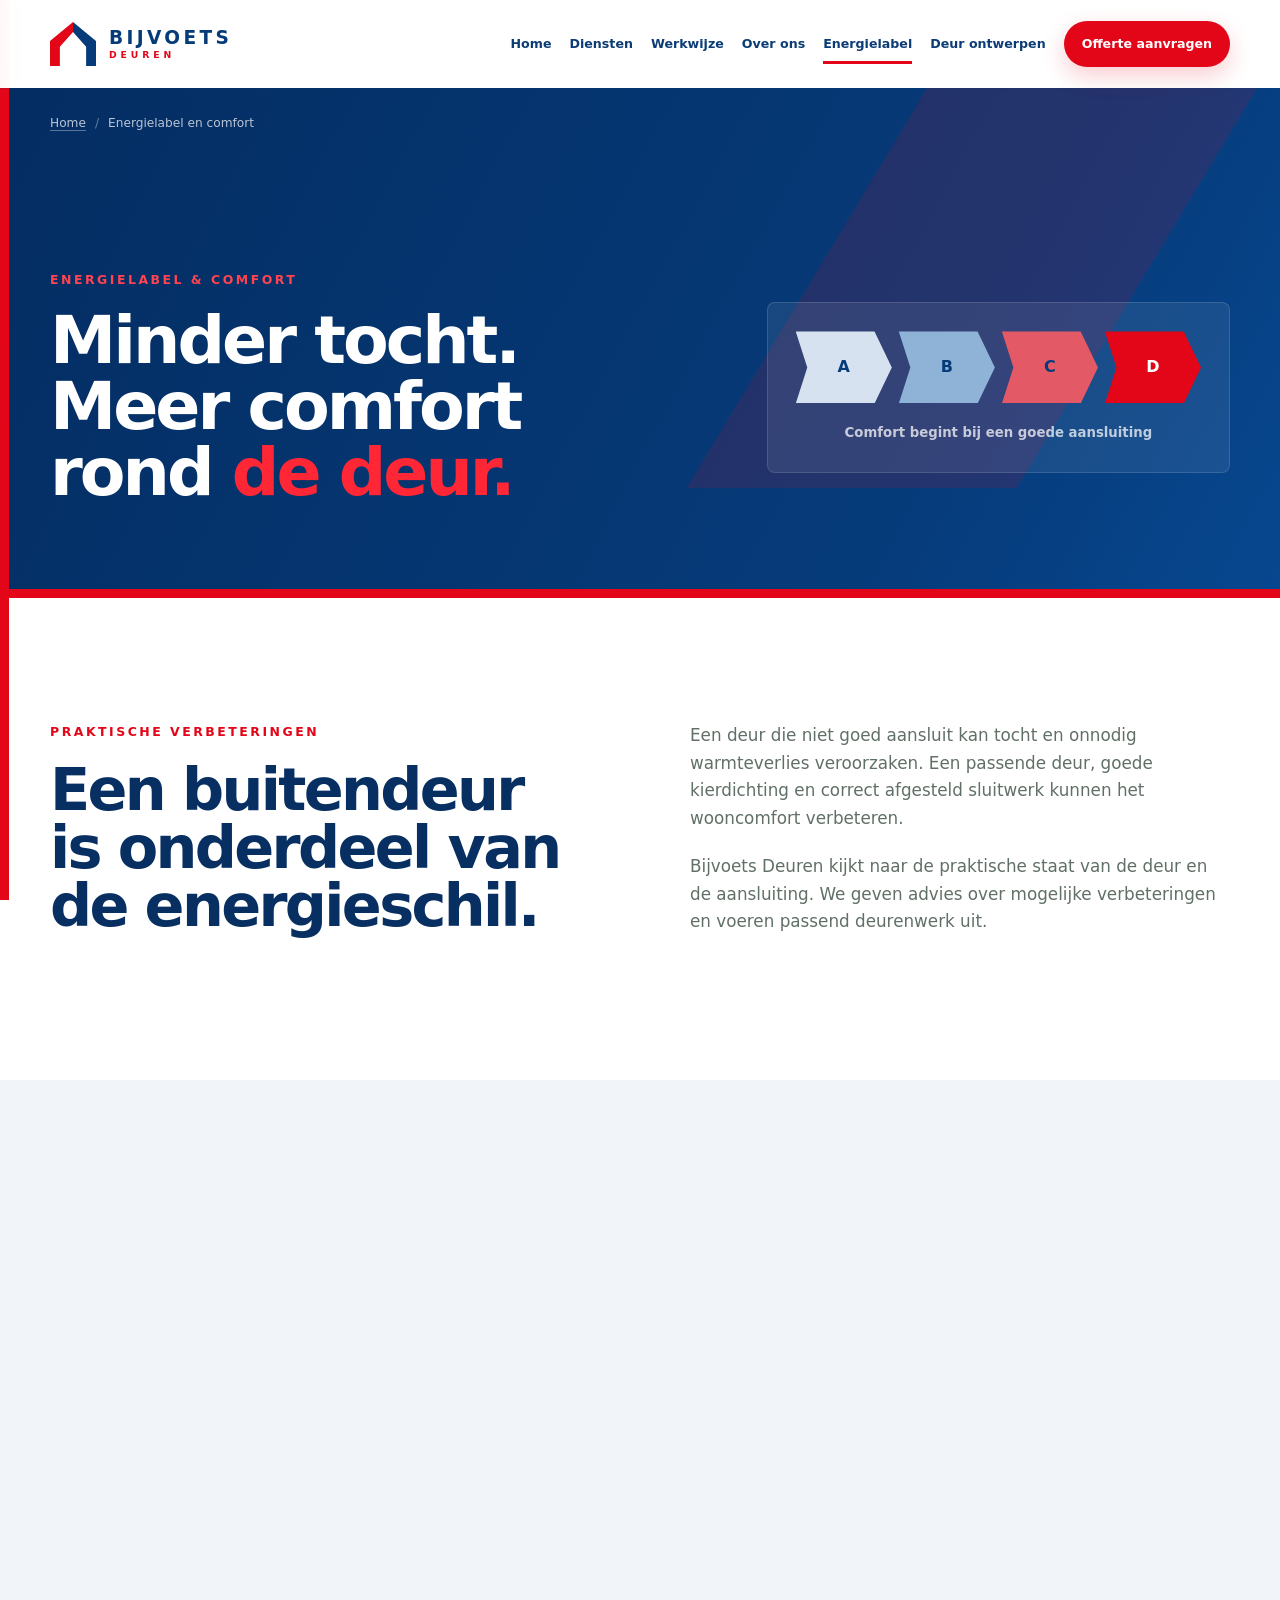
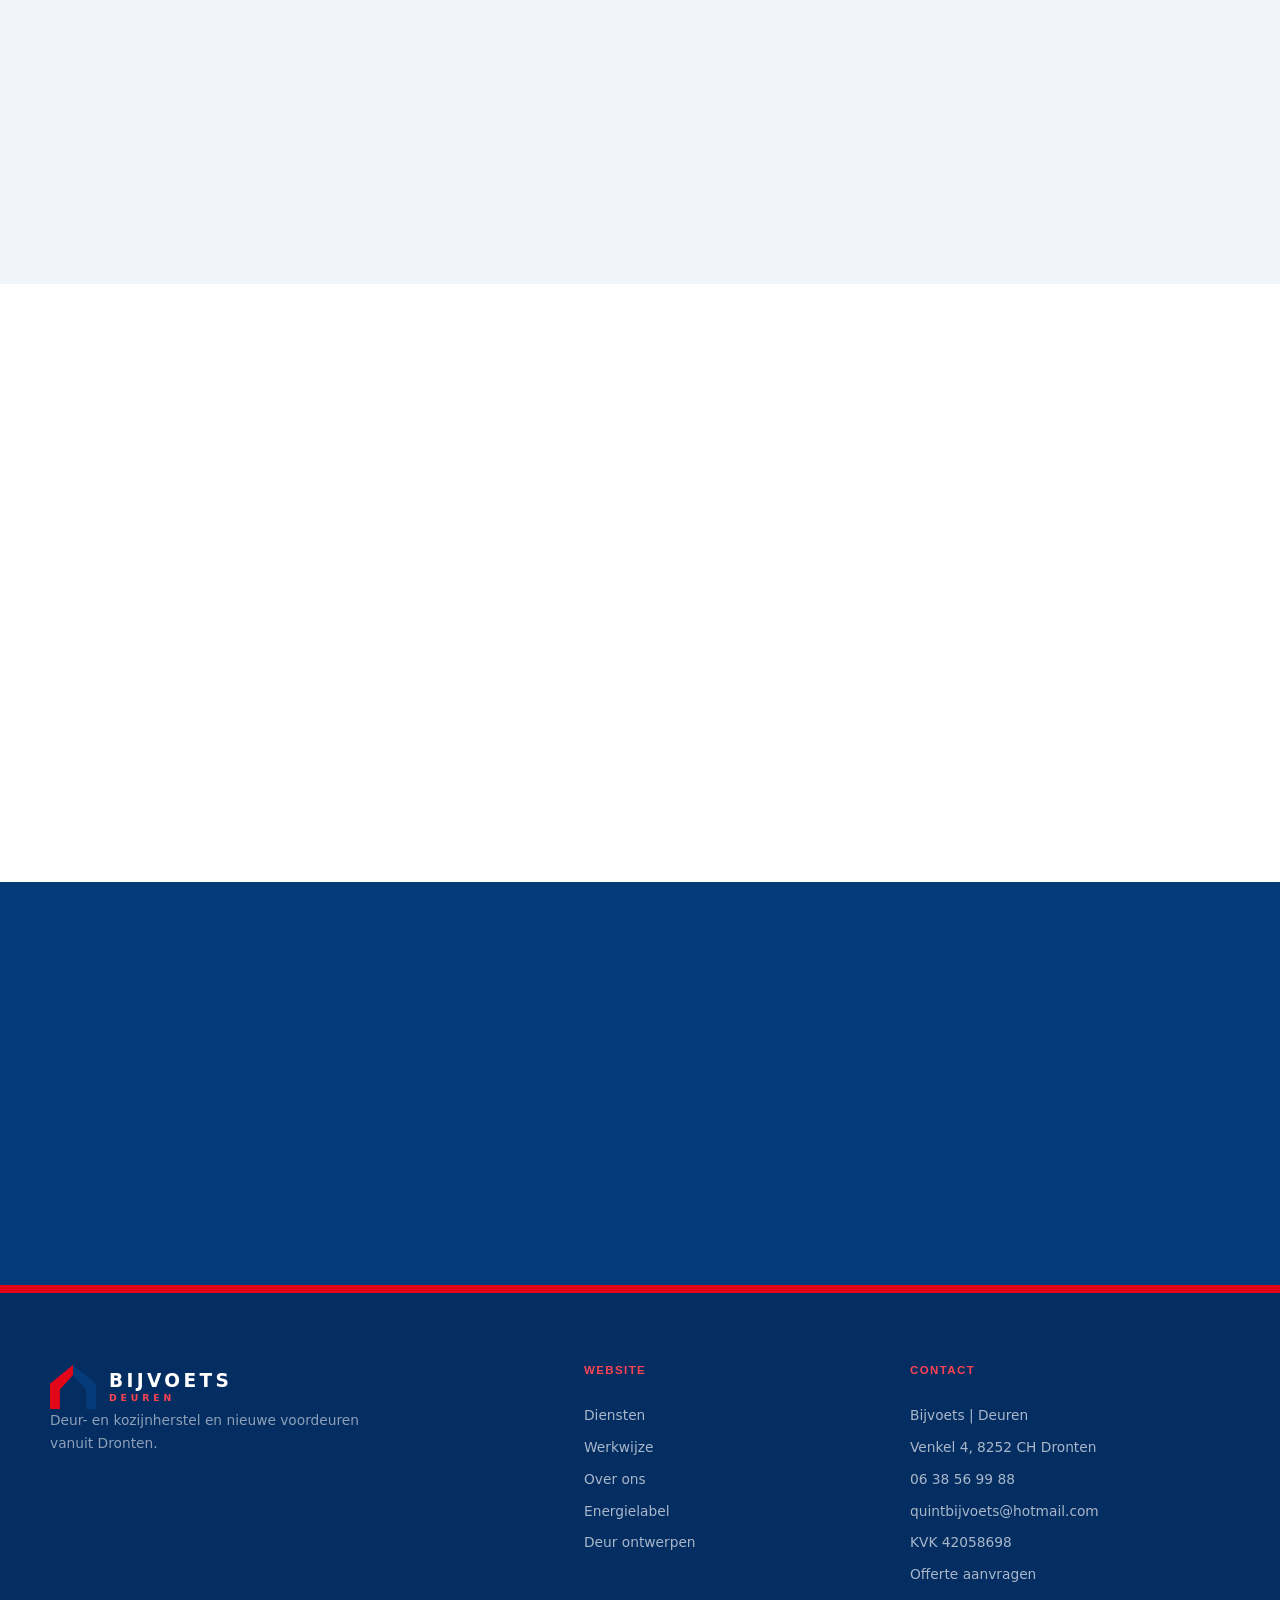
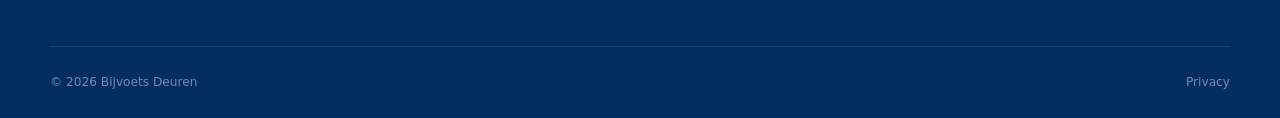
<file: energielabel.html>
<!doctype html>
<html lang="nl">
<head>
  <meta charset="utf-8">
  <meta name="viewport" content="width=device-width, initial-scale=1">
  <meta name="description" content="Tocht bij je voordeur oplossen? Lees hoe afstelling, kierdichting, beglazing en een goed passende buitendeur warmteverlies kunnen beperken.">
  <meta name="theme-color" content="#063b7a">
  <meta name="referrer" content="strict-origin-when-cross-origin">
  <meta http-equiv="Content-Security-Policy" content="default-src 'self'; script-src 'self'; style-src 'self'; img-src 'self' data:; font-src 'self'; connect-src 'none'; object-src 'none'; base-uri 'self'; form-action 'none'">
  <link rel="canonical" href="https://bijvoetsdeuren.nl/energielabel.html">
  <link rel="icon" type="image/png" sizes="32x32" href="assets/favicon-32.png">
  <link rel="apple-touch-icon" href="assets/apple-touch-icon.png">
  <meta property="og:locale" content="nl_NL">
  <meta property="og:site_name" content="Bijvoets Deuren">
  <meta property="og:title" content="Tocht bij de voordeur oplossen">
  <meta property="og:description" content="Praktische verbeteringen voor kierdichting, aansluiting en comfort rond je buitendeur.">
  <meta property="og:type" content="website">
  <meta property="og:url" content="https://bijvoetsdeuren.nl/energielabel.html">
  <meta property="og:image" content="https://bijvoetsdeuren.nl/assets/og.png?v=2">
  <meta property="og:image:alt" content="Tocht en warmteverlies rond een voordeur oplossen">
  <meta name="twitter:card" content="summary_large_image">
  <title>Tocht bij voordeur oplossen | Bijvoets Deuren</title>
  <link rel="stylesheet" href="styles.css">
  <link rel="stylesheet" href="pages.css?v=2">
  <script src="script.js" defer></script>
</head>
<body>
  <a class="skip-link" href="#main">Direct naar de inhoud</a>
  <header class="site-header site-header-solid" id="top">
    <div class="shell header-inner">
      <a class="brand" href="index.html" aria-label="Bijvoets Deuren, naar de homepage"><span class="brand-mark" aria-hidden="true">BD</span><span class="brand-name"><strong>Bijvoets</strong><span>Deuren</span></span></a>
      <button class="menu-toggle" type="button" aria-expanded="false" aria-controls="main-nav"><span></span><span></span><span></span><span class="sr-only">Menu openen</span></button>
      <nav class="main-nav" id="main-nav" aria-label="Hoofdnavigatie"><a href="index.html">Home</a><a href="diensten.html">Diensten</a><a href="werkwijze.html">Werkwijze</a><a href="over-ons.html">Over ons</a><a href="energielabel.html" aria-current="page">Energielabel</a><a href="deur-ontwerpen.html">Deur ontwerpen</a><a class="nav-cta" href="offerte.html">Offerte aanvragen</a></nav>
    </div>
  </header>
  <nav class="breadcrumb" aria-label="Broodkruimel">
    <ol class="shell"><li><a href="index.html">Home</a></li><li aria-current="page">Energielabel en comfort</li></ol>
  </nav>

  <main id="main">
    <section class="page-hero energy-hero">
      <div class="shell page-hero-grid">
        <div class="reveal"><p class="eyebrow">Energielabel &amp; comfort</p><h1>Minder tocht. Meer comfort rond <em>de deur.</em></h1></div>
        <div class="energy-badge reveal" aria-label="Van tocht naar comfortabel"><span>A</span><span>B</span><span>C</span><span>D</span><strong>Comfort begint bij een goede aansluiting</strong></div>
      </div>
    </section>

    <section class="section energy-intro">
      <div class="shell energy-intro-grid">
        <div class="reveal"><p class="eyebrow">Praktische verbeteringen</p><h2>Een buitendeur is onderdeel van de energieschil.</h2></div>
        <div class="prose reveal"><p>Een deur die niet goed aansluit kan tocht en onnodig warmteverlies veroorzaken. Een passende deur, goede kierdichting en correct afgesteld sluitwerk kunnen het wooncomfort verbeteren.</p><p>Bijvoets Deuren kijkt naar de praktische staat van de deur en de aansluiting. We geven advies over mogelijke verbeteringen en voeren passend deurenwerk uit.</p></div>
      </div>
    </section>

    <section class="section energy-checks">
      <div class="shell">
        <div class="section-heading reveal"><div><p class="eyebrow">Waar we naar kijken</p><h2>De details maken het verschil.</h2></div><p>Niet iedere tochtklacht vraagt direct om een nieuwe deur. Eerst kijken we waar het probleem ontstaat.</p></div>
        <div class="value-grid energy-grid">
          <article class="value-card reveal"><span>01</span><h3>Passing en kieren</h3><p>Sluit de deur overal goed aan en zijn de naden rondom gelijkmatig?</p></article>
          <article class="value-card reveal"><span>02</span><h3>Tochtprofielen</h3><p>Zijn rubbers en profielen aanwezig, passend gemonteerd en nog in goede staat?</p></article>
          <article class="value-card reveal"><span>03</span><h3>Sluitwerk</h3><p>Trekt het sluitwerk de deur netjes dicht zonder dat de bediening onnodig zwaar wordt?</p></article>
          <article class="value-card reveal"><span>04</span><h3>Deur en beglazing</h3><p>Past de opbouw van de deur en eventuele beglazing bij de gewenste verbetering?</p></article>
        </div>
      </div>
    </section>

    <section class="section energy-note">
      <div class="shell note-card reveal">
        <div><p class="eyebrow">Goed om te weten</p><h2>Praktisch deurenadvies is geen officieel energielabel.</h2></div>
        <p>Een officieel energielabel voor een woning wordt vastgesteld door een bevoegde energieprestatieadviseur. Bijvoets Deuren richt zich op werkzaamheden en verbeteringen aan deuren die kunnen bijdragen aan comfort en het beperken van tocht.</p>
      </div>
    </section>

    <section class="section cta-band"><div class="shell cta-band-inner reveal"><div><p class="eyebrow eyebrow-light">Tocht bij de deur?</p><h2>Laat de aansluiting beoordelen.</h2></div><div><p>Stuur een paar foto’s en een korte beschrijving via WhatsApp.</p><a class="button button-light" href="offerte.html">Vraag advies aan</a></div></div></section>
  </main>

  <footer class="site-footer">
    <div class="shell footer-main"><div><a class="brand brand-footer" href="index.html"><span class="brand-mark" aria-hidden="true">BD</span><span class="brand-name"><strong>Bijvoets</strong><span>Deuren</span></span></a><p>Deur- en kozijnherstel en nieuwe voordeuren vanuit Dronten.</p></div><div><h2>Website</h2><a href="diensten.html">Diensten</a><a href="werkwijze.html">Werkwijze</a><a href="over-ons.html">Over ons</a><a href="energielabel.html">Energielabel</a><a href="deur-ontwerpen.html">Deur ontwerpen</a></div><div><h2>Contact</h2><p>Bijvoets | Deuren</p><p>Venkel 4, 8252 CH Dronten</p><a href="tel:+31638569988">06 38 56 99 88</a><a href="mailto:quintbijvoets@hotmail.com">quintbijvoets@hotmail.com</a><p>KVK 42058698</p><a href="offerte.html">Offerte aanvragen</a></div></div>
    <div class="shell footer-bottom"><p>© <span data-current-year></span> Bijvoets Deuren</p><a href="privacy.html">Privacy</a></div>
  </footer>
</body>
</html>
</file>
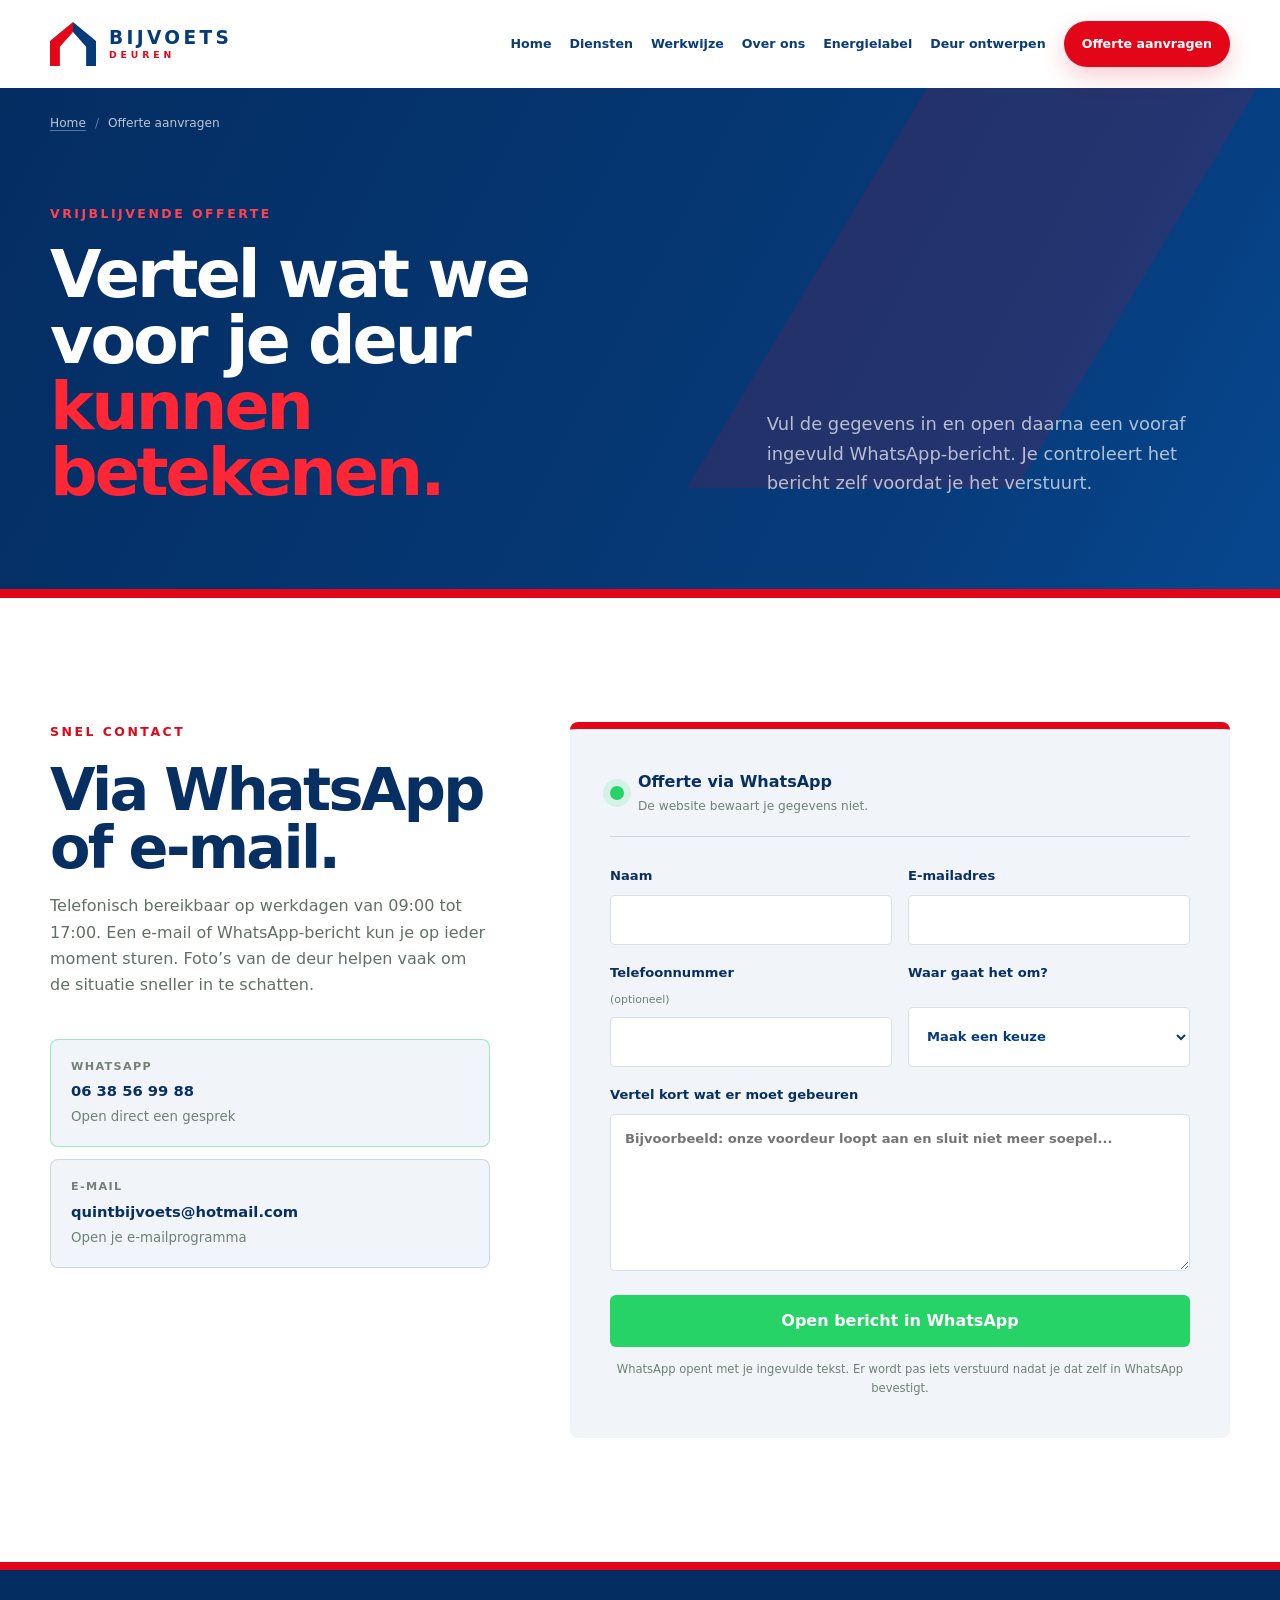
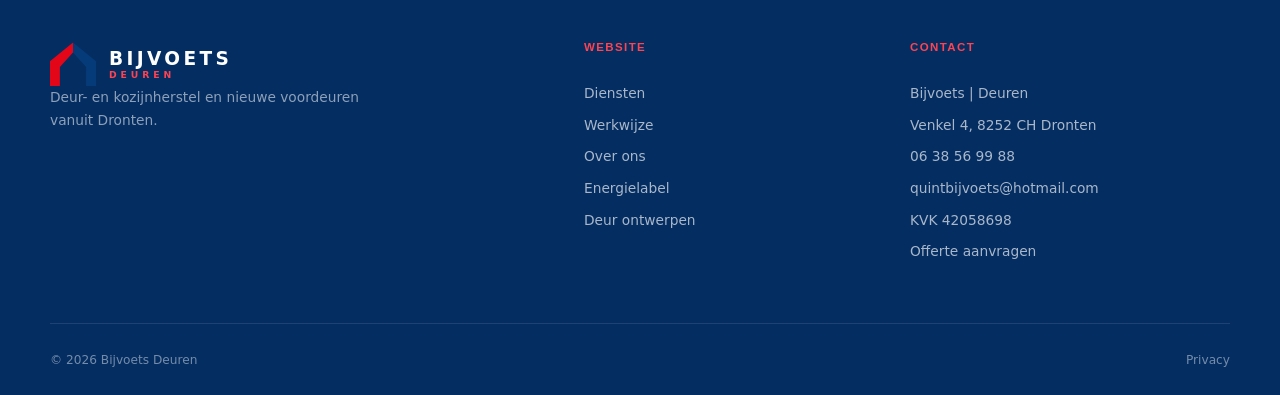
<file: offerte.html>
<!doctype html>
<html lang="nl">
<head>
  <meta charset="utf-8">
  <meta name="viewport" content="width=device-width, initial-scale=1">
  <meta name="description" content="Vraag vrijblijvend een offerte aan voor deurrestauratie, deur- of kozijnherstel, het vervangen van je voordeur of ander timmerwerk.">
  <meta name="theme-color" content="#063b7a">
  <meta name="referrer" content="strict-origin-when-cross-origin">
  <meta http-equiv="Content-Security-Policy" content="default-src 'self'; script-src 'self'; style-src 'self'; img-src 'self' data:; font-src 'self'; connect-src 'none'; object-src 'none'; base-uri 'self'; form-action 'none'">
  <link rel="canonical" href="https://bijvoetsdeuren.nl/offerte.html">
  <link rel="icon" type="image/png" sizes="32x32" href="assets/favicon-32.png">
  <link rel="apple-touch-icon" href="assets/apple-touch-icon.png">
  <meta property="og:locale" content="nl_NL">
  <meta property="og:site_name" content="Bijvoets Deuren">
  <meta property="og:title" content="Offerte voor deurherstel of een nieuwe voordeur">
  <meta property="og:description" content="Beschrijf je deur, voeg de relevante informatie toe en neem direct contact op met Bijvoets Deuren.">
  <meta property="og:type" content="website">
  <meta property="og:url" content="https://bijvoetsdeuren.nl/offerte.html">
  <meta property="og:image" content="https://bijvoetsdeuren.nl/assets/og.png?v=2">
  <meta property="og:image:alt" content="Offerte aanvragen bij Bijvoets Deuren">
  <meta name="twitter:card" content="summary_large_image">
  <title>Offerte deurherstel of nieuwe voordeur | Bijvoets</title>
  <link rel="stylesheet" href="styles.css">
  <link rel="stylesheet" href="pages.css?v=2">
  <script src="script.js" defer></script>
</head>
<body>
  <a class="skip-link" href="#main">Direct naar de inhoud</a>
  <header class="site-header site-header-solid" id="top">
    <div class="shell header-inner">
      <a class="brand" href="index.html" aria-label="Bijvoets Deuren, naar de homepage"><span class="brand-mark" aria-hidden="true">BD</span><span class="brand-name"><strong>Bijvoets</strong><span>Deuren</span></span></a>
      <button class="menu-toggle" type="button" aria-expanded="false" aria-controls="main-nav"><span></span><span></span><span></span><span class="sr-only">Menu openen</span></button>
      <nav class="main-nav" id="main-nav" aria-label="Hoofdnavigatie"><a href="index.html">Home</a><a href="diensten.html">Diensten</a><a href="werkwijze.html">Werkwijze</a><a href="over-ons.html">Over ons</a><a href="energielabel.html">Energielabel</a><a href="deur-ontwerpen.html">Deur ontwerpen</a><a class="nav-cta" href="offerte.html" aria-current="page">Offerte aanvragen</a></nav>
    </div>
  </header>
  <nav class="breadcrumb" aria-label="Broodkruimel">
    <ol class="shell"><li><a href="index.html">Home</a></li><li aria-current="page">Offerte aanvragen</li></ol>
  </nav>

  <main id="main">
    <section class="page-hero quote-hero">
      <div class="shell page-hero-grid"><div class="reveal"><p class="eyebrow">Vrijblijvende offerte</p><h1>Vertel wat we voor je deur <em>kunnen betekenen.</em></h1></div><p class="page-hero-intro reveal">Vul de gegevens in en open daarna een vooraf ingevuld WhatsApp-bericht. Je controleert het bericht zelf voordat je het verstuurt.</p></div>
    </section>

    <section class="section quote-section quote-page">
      <div class="shell quote-grid">
        <div class="quote-copy reveal">
          <p class="eyebrow">Snel contact</p><h2>Via WhatsApp of e-mail.</h2>
          <p>Telefonisch bereikbaar op werkdagen van 09:00 tot 17:00. Een e-mail of WhatsApp-bericht kun je op ieder moment sturen. Foto’s van de deur helpen vaak om de situatie sneller in te schatten.</p>
          <div class="contact-options">
            <a class="contact-option whatsapp-link" href="https://wa.me/31638569988?text=Hallo%20Bijvoets%20Deuren%2C%20ik%20heb%20een%20vraag%20over%20mijn%20deur." target="_blank" rel="noopener noreferrer"><span>WhatsApp</span><strong>06 38 56 99 88</strong><small>Open direct een gesprek</small></a>
            <a class="contact-option" href="mailto:quintbijvoets@hotmail.com"><span>E-mail</span><strong>quintbijvoets@hotmail.com</strong><small>Open je e-mailprogramma</small></a>
          </div>
        </div>

        <form class="quote-form reveal" id="quote-form">
          <div class="form-heading"><span class="whatsapp-dot" aria-hidden="true"></span><div><strong>Offerte via WhatsApp</strong><p>De website bewaart je gegevens niet.</p></div></div>
          <div class="field-row">
            <label>Naam<input type="text" name="name" autocomplete="name" maxlength="100" required></label>
            <label>E-mailadres<input type="email" name="email" autocomplete="email" maxlength="254" required></label>
          </div>
          <div class="field-row">
            <label>Telefoonnummer <small>(optioneel)</small><input type="tel" name="phone" autocomplete="tel" maxlength="40"></label>
            <label>Waar gaat het om?<select name="service" required><option value="">Maak een keuze</option><option>Zelf ontworpen deur</option><option>Buiten- of voordeur</option><option>Binnendeur</option><option>Hang- en sluitwerk</option><option>Afstelling of herstel</option><option>Energielabel, tocht of kierdichting</option><option>Anders</option></select></label>
          </div>
          <label>Vertel kort wat er moet gebeuren<textarea name="message" rows="6" maxlength="2000" required placeholder="Bijvoorbeeld: onze voordeur loopt aan en sluit niet meer soepel..."></textarea></label>
          <button class="button button-whatsapp button-submit" type="submit">Open bericht in WhatsApp</button>
          <p class="form-note">WhatsApp opent met je ingevulde tekst. Er wordt pas iets verstuurd nadat je dat zelf in WhatsApp bevestigt.</p>
        </form>
      </div>
    </section>
  </main>

  <footer class="site-footer">
    <div class="shell footer-main"><div><a class="brand brand-footer" href="index.html"><span class="brand-mark" aria-hidden="true">BD</span><span class="brand-name"><strong>Bijvoets</strong><span>Deuren</span></span></a><p>Deur- en kozijnherstel en nieuwe voordeuren vanuit Dronten.</p></div><div><h2>Website</h2><a href="diensten.html">Diensten</a><a href="werkwijze.html">Werkwijze</a><a href="over-ons.html">Over ons</a><a href="energielabel.html">Energielabel</a><a href="deur-ontwerpen.html">Deur ontwerpen</a></div><div><h2>Contact</h2><p>Bijvoets | Deuren</p><p>Venkel 4, 8252 CH Dronten</p><a href="tel:+31638569988">06 38 56 99 88</a><a href="mailto:quintbijvoets@hotmail.com">quintbijvoets@hotmail.com</a><p>KVK 42058698</p><a href="offerte.html">Offerte aanvragen</a></div></div>
    <div class="shell footer-bottom"><p>© <span data-current-year></span> Bijvoets Deuren</p><a href="privacy.html">Privacy</a></div>
  </footer>
</body>
</html>
</file>
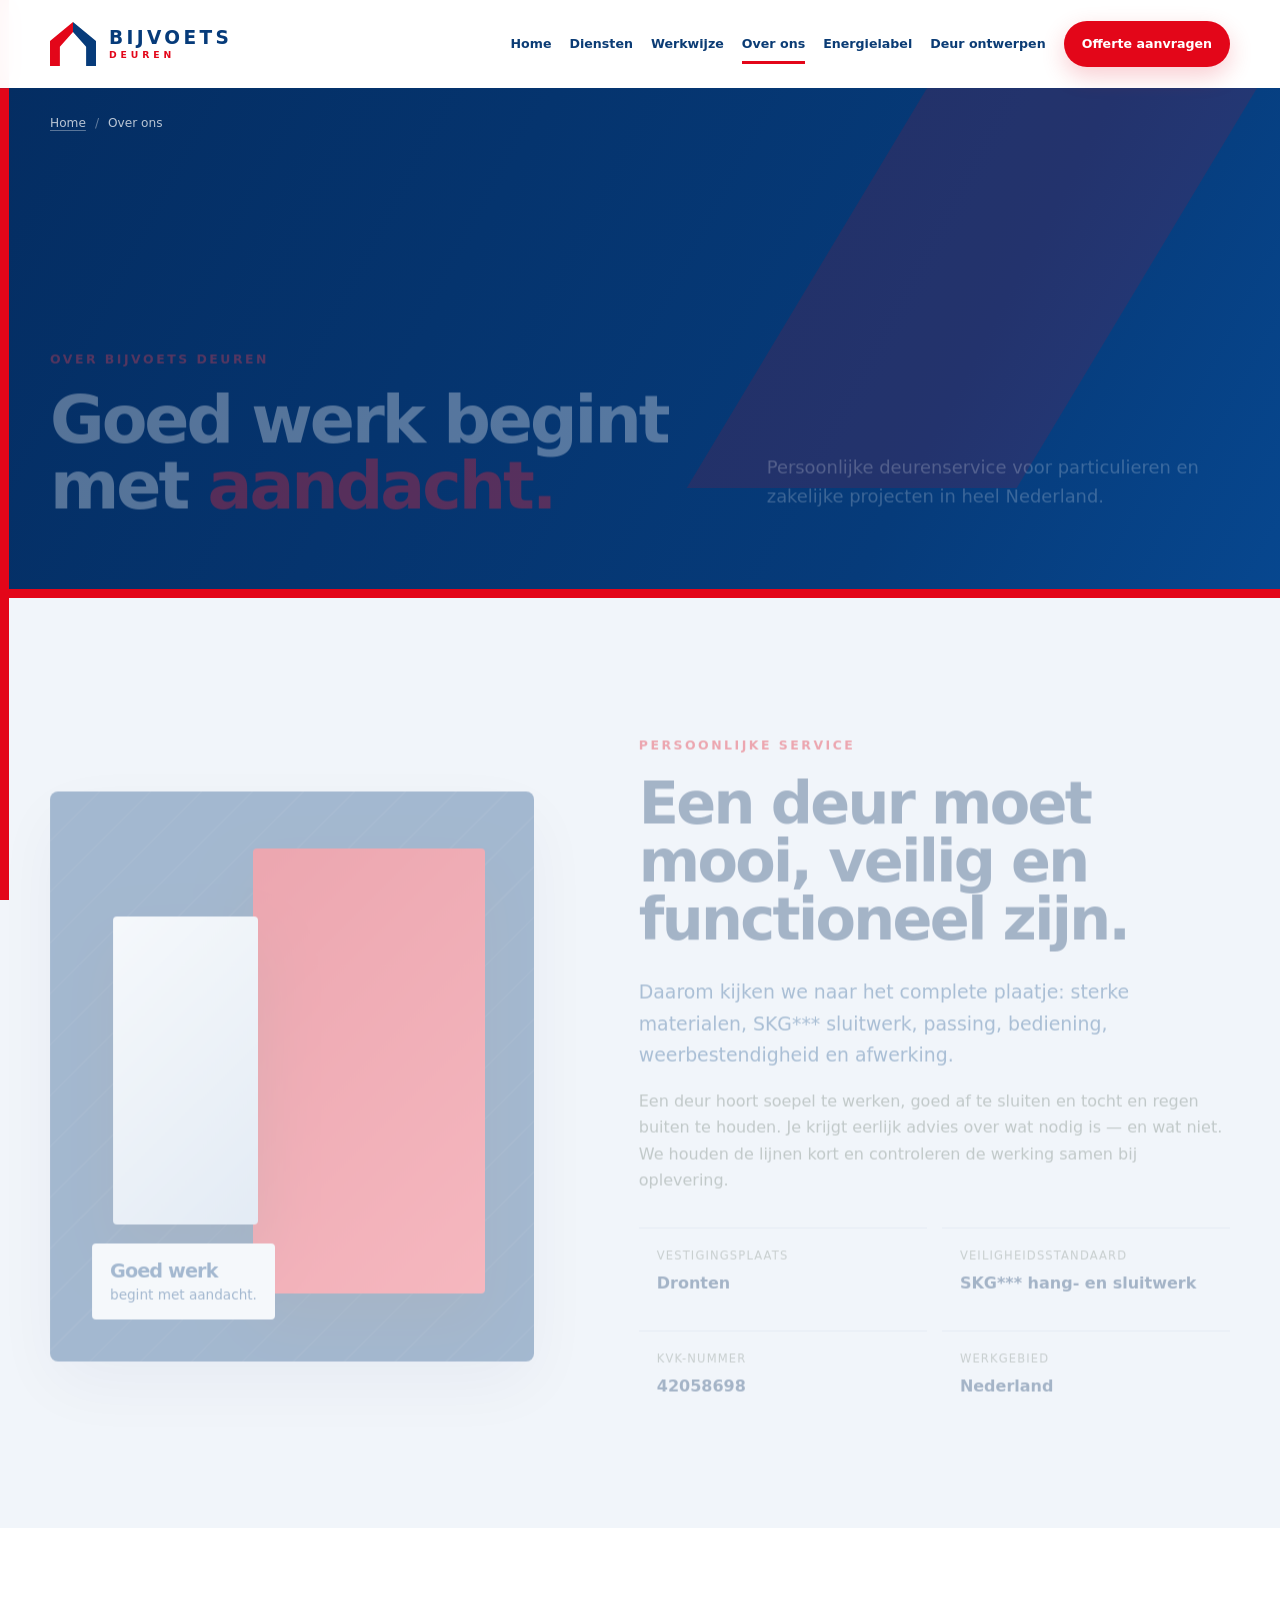
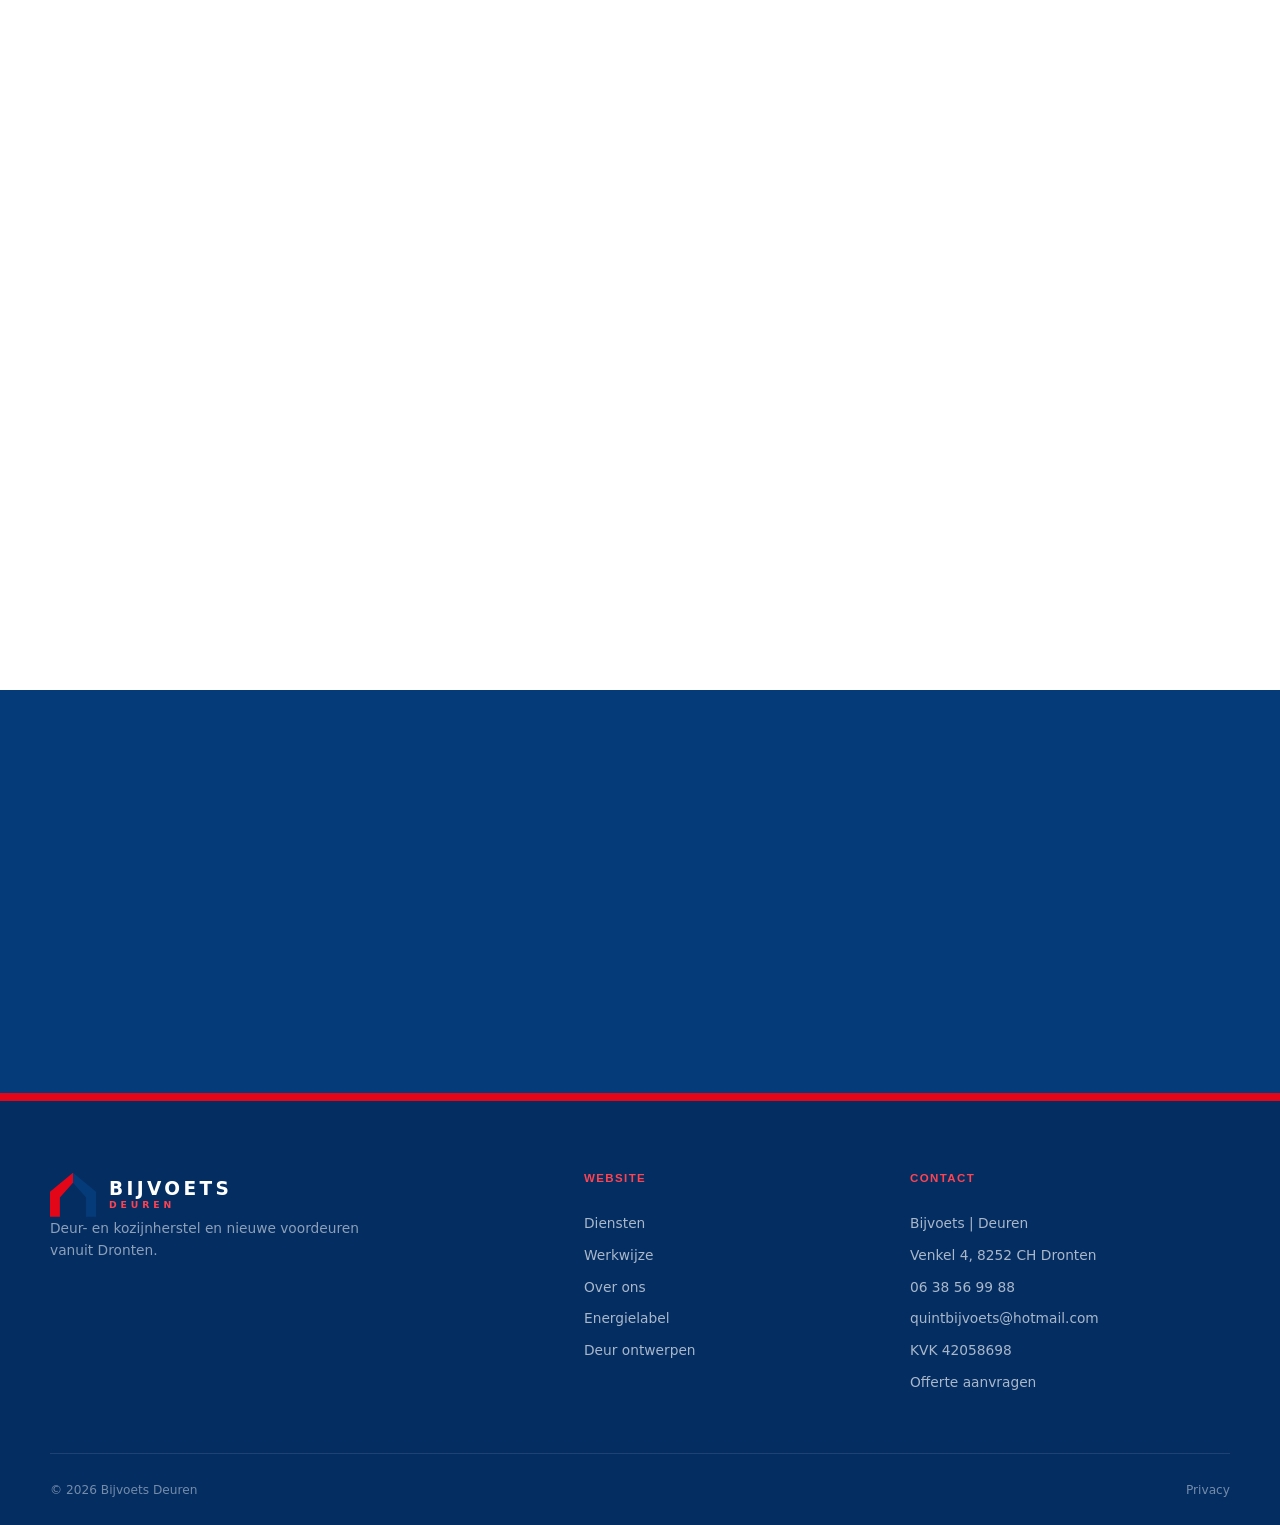
<file: over-ons.html>
<!doctype html>
<html lang="nl">
<head>
  <meta charset="utf-8">
  <meta name="viewport" content="width=device-width, initial-scale=1">
  <meta name="description" content="Maak kennis met Bijvoets Deuren, specialist in het herstellen en restaureren van deuren en kozijnen en het plaatsen van nieuwe voordeuren.">
  <meta name="theme-color" content="#063b7a">
  <meta name="referrer" content="strict-origin-when-cross-origin">
  <meta http-equiv="Content-Security-Policy" content="default-src 'self'; script-src 'self'; style-src 'self'; img-src 'self' data:; font-src 'self'; connect-src 'none'; object-src 'none'; base-uri 'self'; form-action 'none'">
  <link rel="canonical" href="https://bijvoetsdeuren.nl/over-ons.html">
  <link rel="icon" type="image/png" sizes="32x32" href="assets/favicon-32.png">
  <link rel="apple-touch-icon" href="assets/apple-touch-icon.png">
  <meta property="og:locale" content="nl_NL">
  <meta property="og:site_name" content="Bijvoets Deuren">
  <meta property="og:title" content="Over Bijvoets Deuren">
  <meta property="og:description" content="Persoonlijk vakmanschap voor deur- en kozijnherstel en nieuwe voordeuren.">
  <meta property="og:type" content="website">
  <meta property="og:url" content="https://bijvoetsdeuren.nl/over-ons.html">
  <meta property="og:image" content="https://bijvoetsdeuren.nl/assets/og.png?v=2">
  <meta property="og:image:alt" content="Over Bijvoets Deuren">
  <meta name="twitter:card" content="summary_large_image">
  <title>Specialist in deur- en kozijnherstel | Bijvoets Deuren</title>
  <link rel="stylesheet" href="styles.css">
  <link rel="stylesheet" href="pages.css?v=2">
  <script src="script.js" defer></script>
</head>
<body>
  <a class="skip-link" href="#main">Direct naar de inhoud</a>
  <header class="site-header site-header-solid" id="top">
    <div class="shell header-inner">
      <a class="brand" href="index.html" aria-label="Bijvoets Deuren, naar de homepage"><span class="brand-mark" aria-hidden="true">BD</span><span class="brand-name"><strong>Bijvoets</strong><span>Deuren</span></span></a>
      <button class="menu-toggle" type="button" aria-expanded="false" aria-controls="main-nav"><span></span><span></span><span></span><span class="sr-only">Menu openen</span></button>
      <nav class="main-nav" id="main-nav" aria-label="Hoofdnavigatie"><a href="index.html">Home</a><a href="diensten.html">Diensten</a><a href="werkwijze.html">Werkwijze</a><a href="over-ons.html" aria-current="page">Over ons</a><a href="energielabel.html">Energielabel</a><a href="deur-ontwerpen.html">Deur ontwerpen</a><a class="nav-cta" href="offerte.html">Offerte aanvragen</a></nav>
    </div>
  </header>
  <nav class="breadcrumb" aria-label="Broodkruimel">
    <ol class="shell"><li><a href="index.html">Home</a></li><li aria-current="page">Over ons</li></ol>
  </nav>

  <main id="main">
    <section class="page-hero">
      <div class="shell page-hero-grid"><div class="reveal"><p class="eyebrow">Over Bijvoets Deuren</p><h1>Goed werk begint met <em>aandacht.</em></h1></div><p class="page-hero-intro reveal">Persoonlijke deurenservice voor particulieren en zakelijke projecten in heel Nederland.</p></div>
    </section>

    <section class="section about about-page">
      <div class="shell about-grid">
        <div class="about-visual reveal" aria-hidden="true"><div class="wood-sample wood-one"></div><div class="wood-sample wood-two"></div><p><strong>Goed werk</strong><br>begint met aandacht.</p></div>
        <div class="about-copy reveal"><p class="eyebrow">Persoonlijke service</p><h2>Een deur moet mooi, veilig en functioneel zijn.</h2><p class="lead">Daarom kijken we naar het complete plaatje: sterke materialen, SKG*** sluitwerk, passing, bediening, weerbestendigheid en afwerking.</p><p>Een deur hoort soepel te werken, goed af te sluiten en tocht en regen buiten te houden. Je krijgt eerlijk advies over wat nodig is — en wat niet. We houden de lijnen kort en controleren de werking samen bij oplevering.</p><div class="about-facts"><div><span>Vestigingsplaats</span><strong>Dronten</strong></div><div><span>Veiligheidsstandaard</span><strong>SKG*** hang- en sluitwerk</strong></div><div><span>KVK-nummer</span><strong>42058698</strong></div><div><span>Werkgebied</span><strong>Nederland</strong></div></div></div>
      </div>
    </section>

    <section class="section values-section">
      <div class="shell"><div class="section-heading reveal"><div><p class="eyebrow">Waar we voor staan</p><h2>Duidelijk, zorgvuldig en praktisch.</h2></div><p>Geen ingewikkeld verhaal, maar een oplossing die past bij de deur en het dagelijks gebruik.</p></div>
        <div class="value-grid"><article class="value-card reveal"><span>01</span><h3>Eerlijk advies</h3><p>We bespreken wat nodig is en benoemen het ook als een eenvoudige afstelling voldoende is.</p></article><article class="value-card reveal"><span>02</span><h3>Nette uitvoering</h3><p>Met aandacht voor maatvoering, afwerking en een verzorgde werkplek.</p></article><article class="value-card reveal"><span>03</span><h3>Persoonlijk contact</h3><p>Je hebt vanaf de eerste vraag tot de oplevering één duidelijk aanspreekpunt.</p></article></div>
      </div>
    </section>

    <section class="section cta-band"><div class="shell cta-band-inner reveal"><div><p class="eyebrow eyebrow-light">Kennismaken?</p><h2>Vertel wat er moet gebeuren.</h2></div><div><p>Stuur je vraag via WhatsApp en we kijken samen naar een passende aanpak.</p><a class="button button-light" href="offerte.html">Offerte aanvragen</a></div></div></section>
  </main>

  <footer class="site-footer">
    <div class="shell footer-main"><div><a class="brand brand-footer" href="index.html"><span class="brand-mark" aria-hidden="true">BD</span><span class="brand-name"><strong>Bijvoets</strong><span>Deuren</span></span></a><p>Deur- en kozijnherstel en nieuwe voordeuren vanuit Dronten.</p></div><div><h2>Website</h2><a href="diensten.html">Diensten</a><a href="werkwijze.html">Werkwijze</a><a href="over-ons.html">Over ons</a><a href="energielabel.html">Energielabel</a><a href="deur-ontwerpen.html">Deur ontwerpen</a></div><div><h2>Contact</h2><p>Bijvoets | Deuren</p><p>Venkel 4, 8252 CH Dronten</p><a href="tel:+31638569988">06 38 56 99 88</a><a href="mailto:quintbijvoets@hotmail.com">quintbijvoets@hotmail.com</a><p>KVK 42058698</p><a href="offerte.html">Offerte aanvragen</a></div></div>
    <div class="shell footer-bottom"><p>© <span data-current-year></span> Bijvoets Deuren</p><a href="privacy.html">Privacy</a></div>
  </footer>
</body>
</html>
</file>
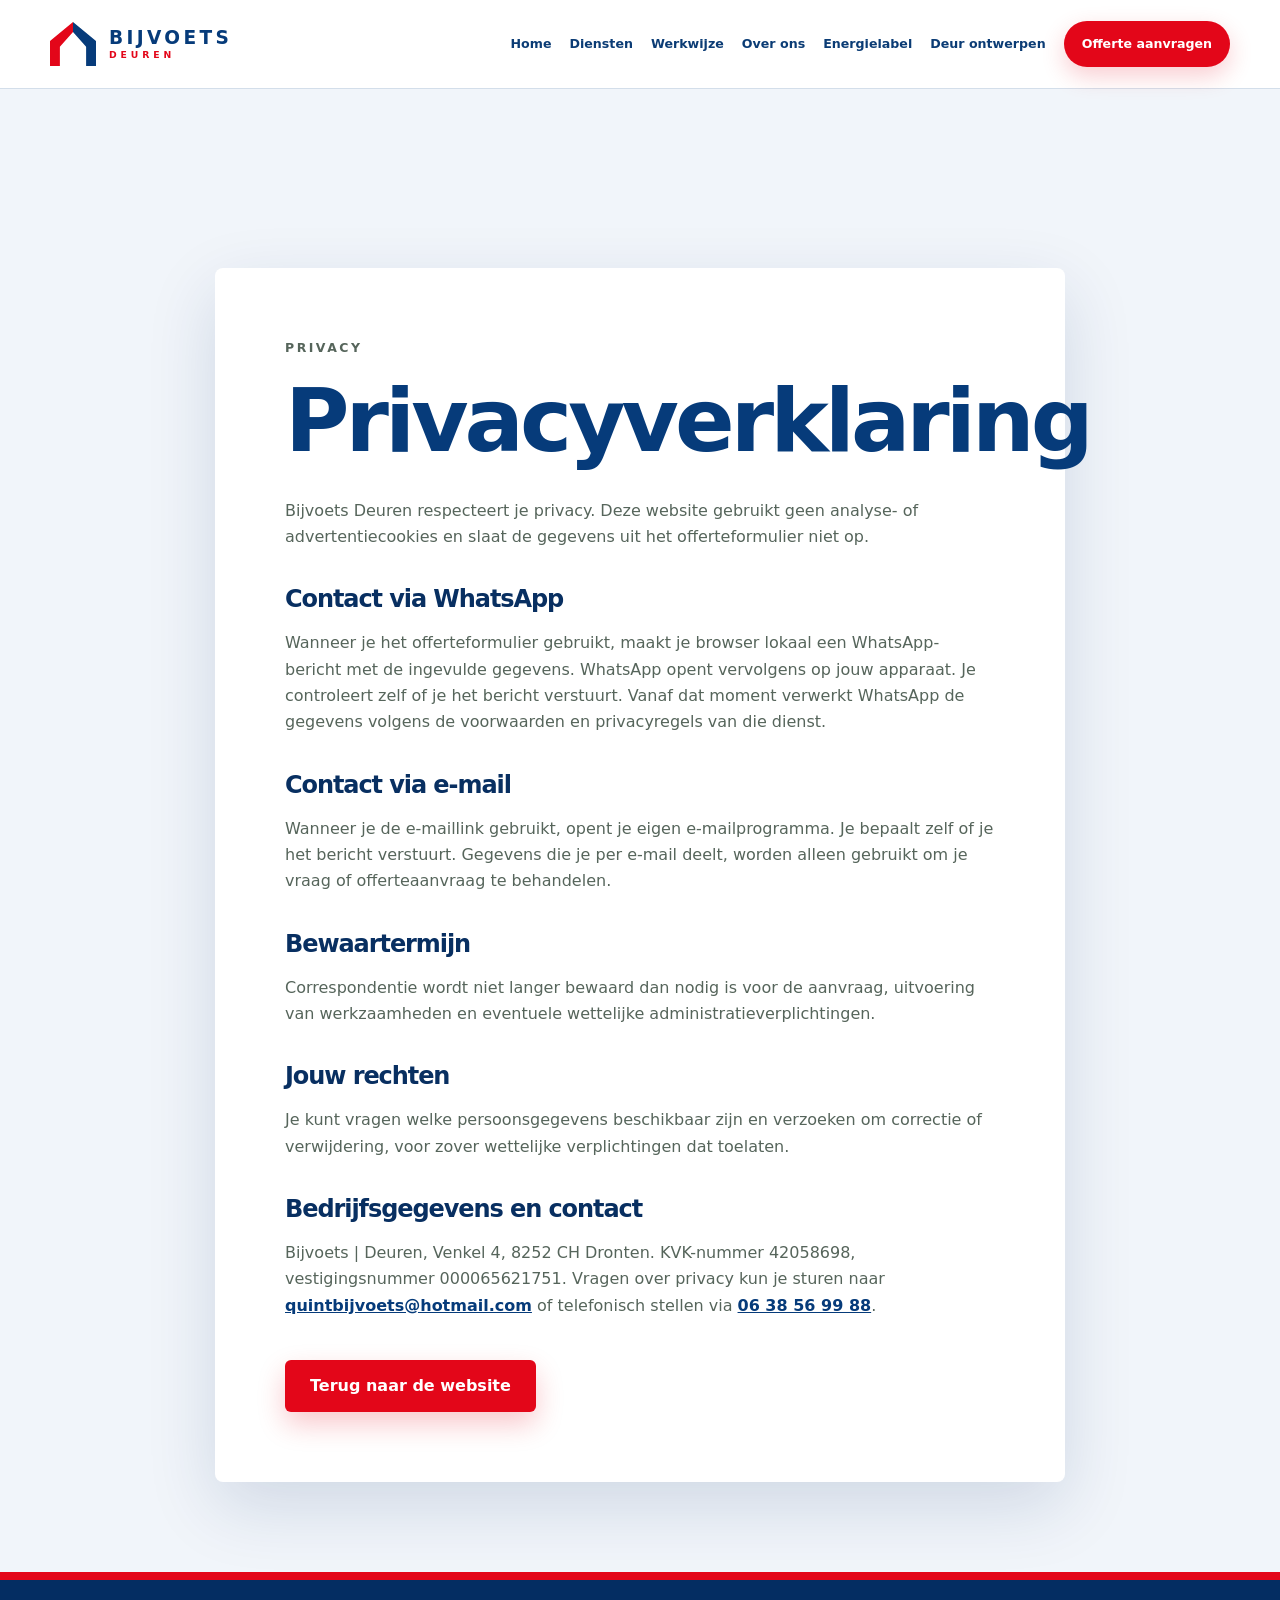
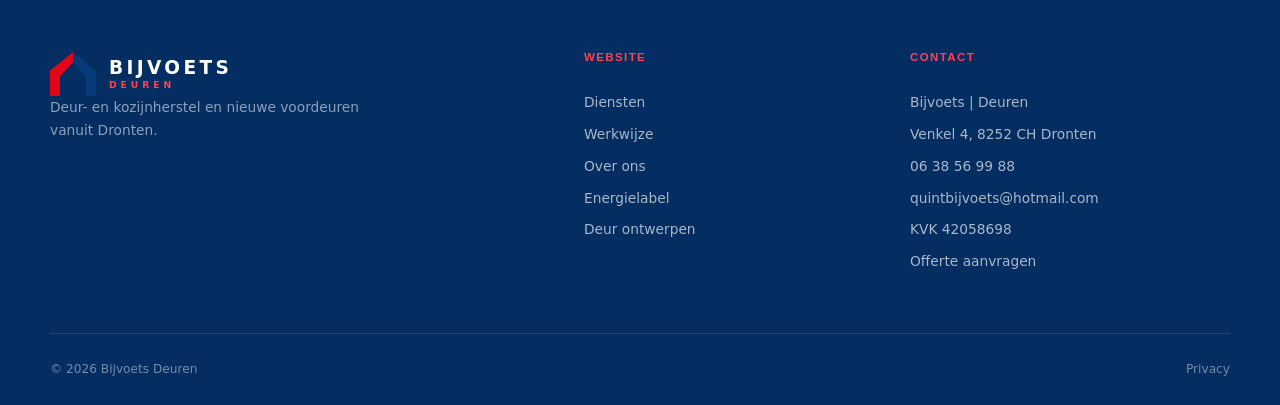
<file: privacy.html>
<!doctype html>
<html lang="nl">
<head>
  <meta charset="utf-8">
  <meta name="viewport" content="width=device-width, initial-scale=1">
  <meta name="robots" content="index,follow">
  <meta name="description" content="Privacyverklaring van Bijvoets Deuren.">
  <meta name="theme-color" content="#063b7a">
  <meta name="referrer" content="strict-origin-when-cross-origin">
  <meta http-equiv="Content-Security-Policy" content="default-src 'self'; script-src 'self'; style-src 'self'; img-src 'self' data:; font-src 'self'; connect-src 'none'; object-src 'none'; base-uri 'self'; form-action 'none'">
  <link rel="canonical" href="https://bijvoetsdeuren.nl/privacy.html">
  <link rel="icon" type="image/png" sizes="32x32" href="assets/favicon-32.png">
  <link rel="apple-touch-icon" href="assets/apple-touch-icon.png">
  <title>Privacy | Bijvoets Deuren</title>
  <link rel="stylesheet" href="styles.css">
  <link rel="stylesheet" href="pages.css?v=2">
  <script src="script.js" defer></script>
</head>
<body>
  <a class="skip-link" href="#main">Direct naar de inhoud</a>
  <header class="site-header site-header-solid" id="top">
    <div class="shell header-inner">
      <a class="brand" href="index.html" aria-label="Bijvoets Deuren, naar de homepage"><span class="brand-mark" aria-hidden="true">BD</span><span class="brand-name"><strong>Bijvoets</strong><span>Deuren</span></span></a>
      <button class="menu-toggle" type="button" aria-expanded="false" aria-controls="main-nav"><span></span><span></span><span></span><span class="sr-only">Menu openen</span></button>
      <nav class="main-nav" id="main-nav" aria-label="Hoofdnavigatie"><a href="index.html">Home</a><a href="diensten.html">Diensten</a><a href="werkwijze.html">Werkwijze</a><a href="over-ons.html">Over ons</a><a href="energielabel.html">Energielabel</a><a href="deur-ontwerpen.html">Deur ontwerpen</a><a class="nav-cta" href="offerte.html">Offerte aanvragen</a></nav>
    </div>
  </header>

  <main class="privacy-page" id="main">
    <article class="shell privacy-card">
      <p class="eyebrow">Privacy</p><h1>Privacyverklaring</h1>
      <p>Bijvoets Deuren respecteert je privacy. Deze website gebruikt geen analyse- of advertentiecookies en slaat de gegevens uit het offerteformulier niet op.</p>
      <h2>Contact via WhatsApp</h2><p>Wanneer je het offerteformulier gebruikt, maakt je browser lokaal een WhatsApp-bericht met de ingevulde gegevens. WhatsApp opent vervolgens op jouw apparaat. Je controleert zelf of je het bericht verstuurt. Vanaf dat moment verwerkt WhatsApp de gegevens volgens de voorwaarden en privacyregels van die dienst.</p>
      <h2>Contact via e-mail</h2><p>Wanneer je de e-maillink gebruikt, opent je eigen e-mailprogramma. Je bepaalt zelf of je het bericht verstuurt. Gegevens die je per e-mail deelt, worden alleen gebruikt om je vraag of offerteaanvraag te behandelen.</p>
      <h2>Bewaartermijn</h2><p>Correspondentie wordt niet langer bewaard dan nodig is voor de aanvraag, uitvoering van werkzaamheden en eventuele wettelijke administratieverplichtingen.</p>
      <h2>Jouw rechten</h2><p>Je kunt vragen welke persoonsgegevens beschikbaar zijn en verzoeken om correctie of verwijdering, voor zover wettelijke verplichtingen dat toelaten.</p>
      <h2>Bedrijfsgegevens en contact</h2><p>Bijvoets | Deuren, Venkel 4, 8252 CH Dronten. KVK-nummer 42058698, vestigingsnummer 000065621751. Vragen over privacy kun je sturen naar <a href="mailto:quintbijvoets@hotmail.com">quintbijvoets@hotmail.com</a> of telefonisch stellen via <a href="tel:+31638569988">06 38 56 99 88</a>.</p>
      <a class="button button-primary" href="index.html">Terug naar de website</a>
    </article>
  </main>

  <footer class="site-footer">
    <div class="shell footer-main"><div><a class="brand brand-footer" href="index.html"><span class="brand-mark" aria-hidden="true">BD</span><span class="brand-name"><strong>Bijvoets</strong><span>Deuren</span></span></a><p>Deur- en kozijnherstel en nieuwe voordeuren vanuit Dronten.</p></div><div><h2>Website</h2><a href="diensten.html">Diensten</a><a href="werkwijze.html">Werkwijze</a><a href="over-ons.html">Over ons</a><a href="energielabel.html">Energielabel</a><a href="deur-ontwerpen.html">Deur ontwerpen</a></div><div><h2>Contact</h2><p>Bijvoets | Deuren</p><p>Venkel 4, 8252 CH Dronten</p><a href="tel:+31638569988">06 38 56 99 88</a><a href="mailto:quintbijvoets@hotmail.com">quintbijvoets@hotmail.com</a><p>KVK 42058698</p><a href="offerte.html">Offerte aanvragen</a></div></div>
    <div class="shell footer-bottom"><p>© <span data-current-year></span> Bijvoets Deuren</p><span>Privacy</span></div>
  </footer>
</body>
</html>
</file>
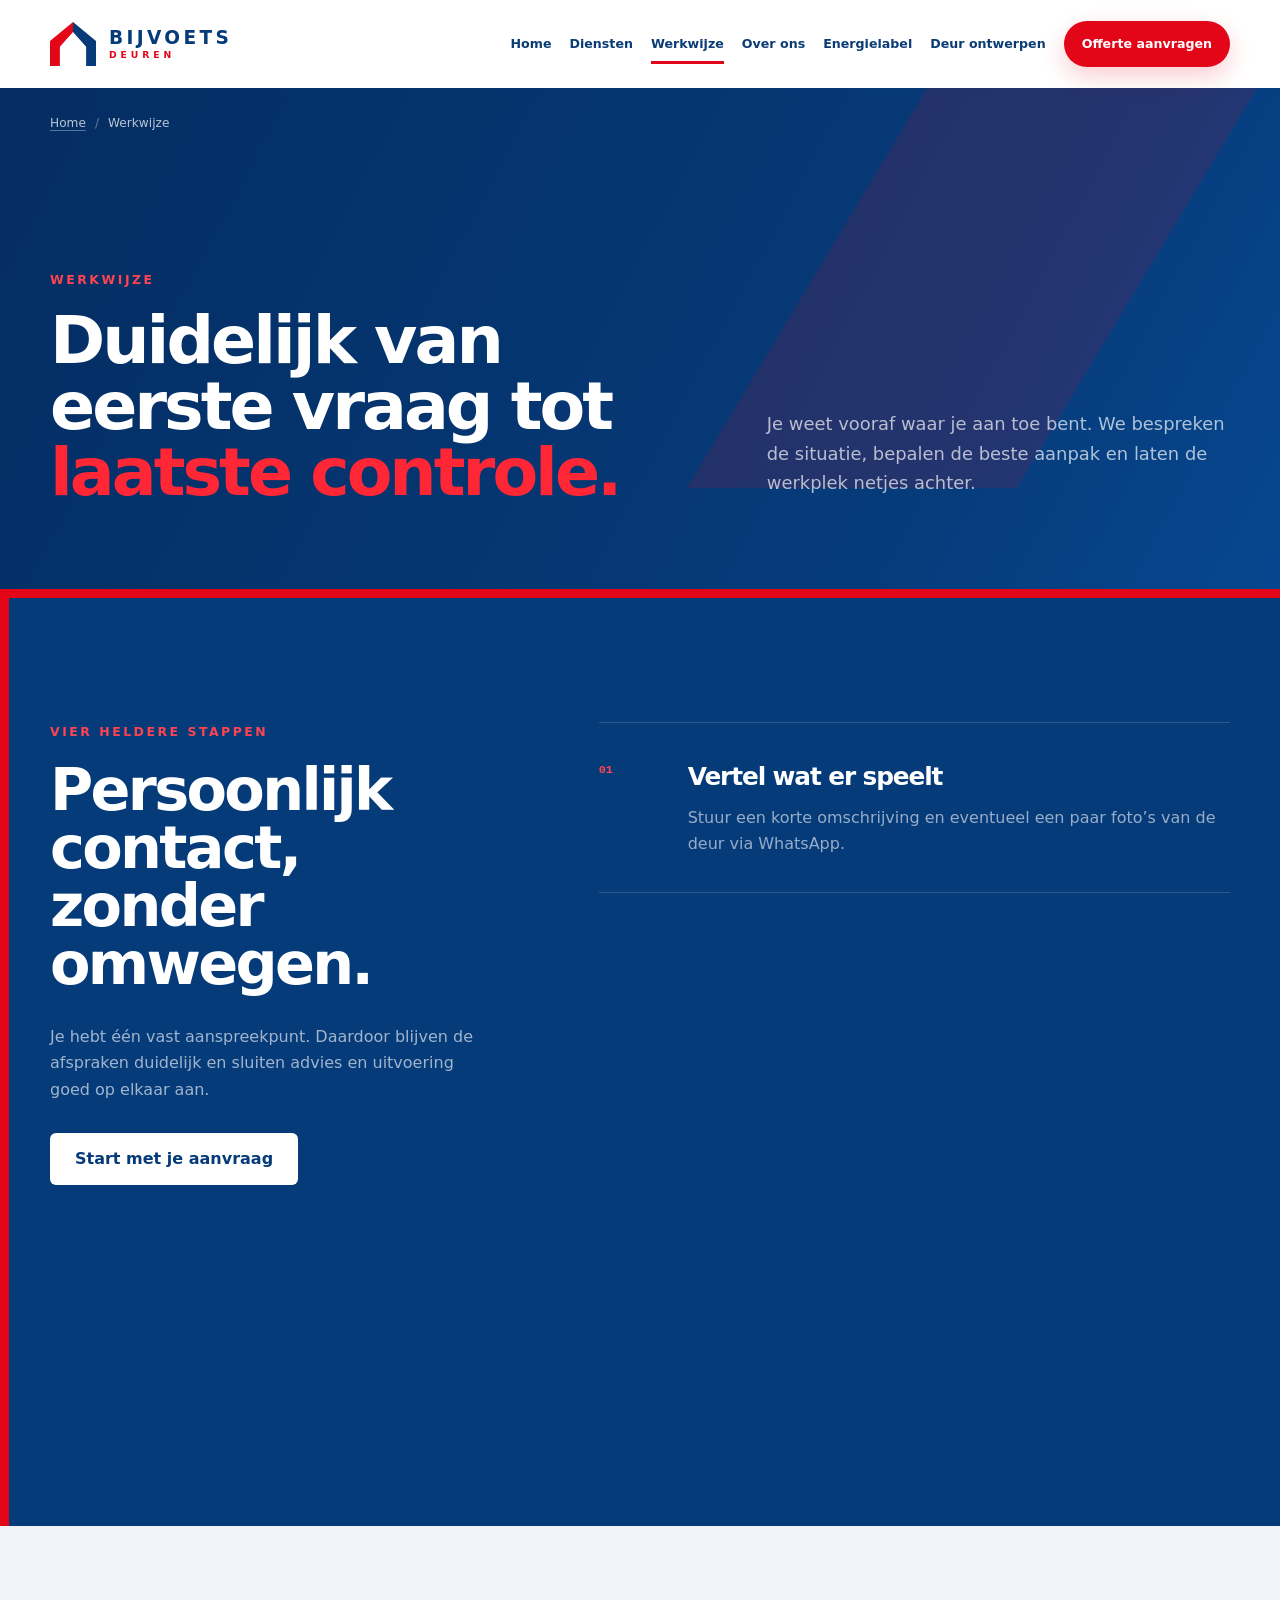
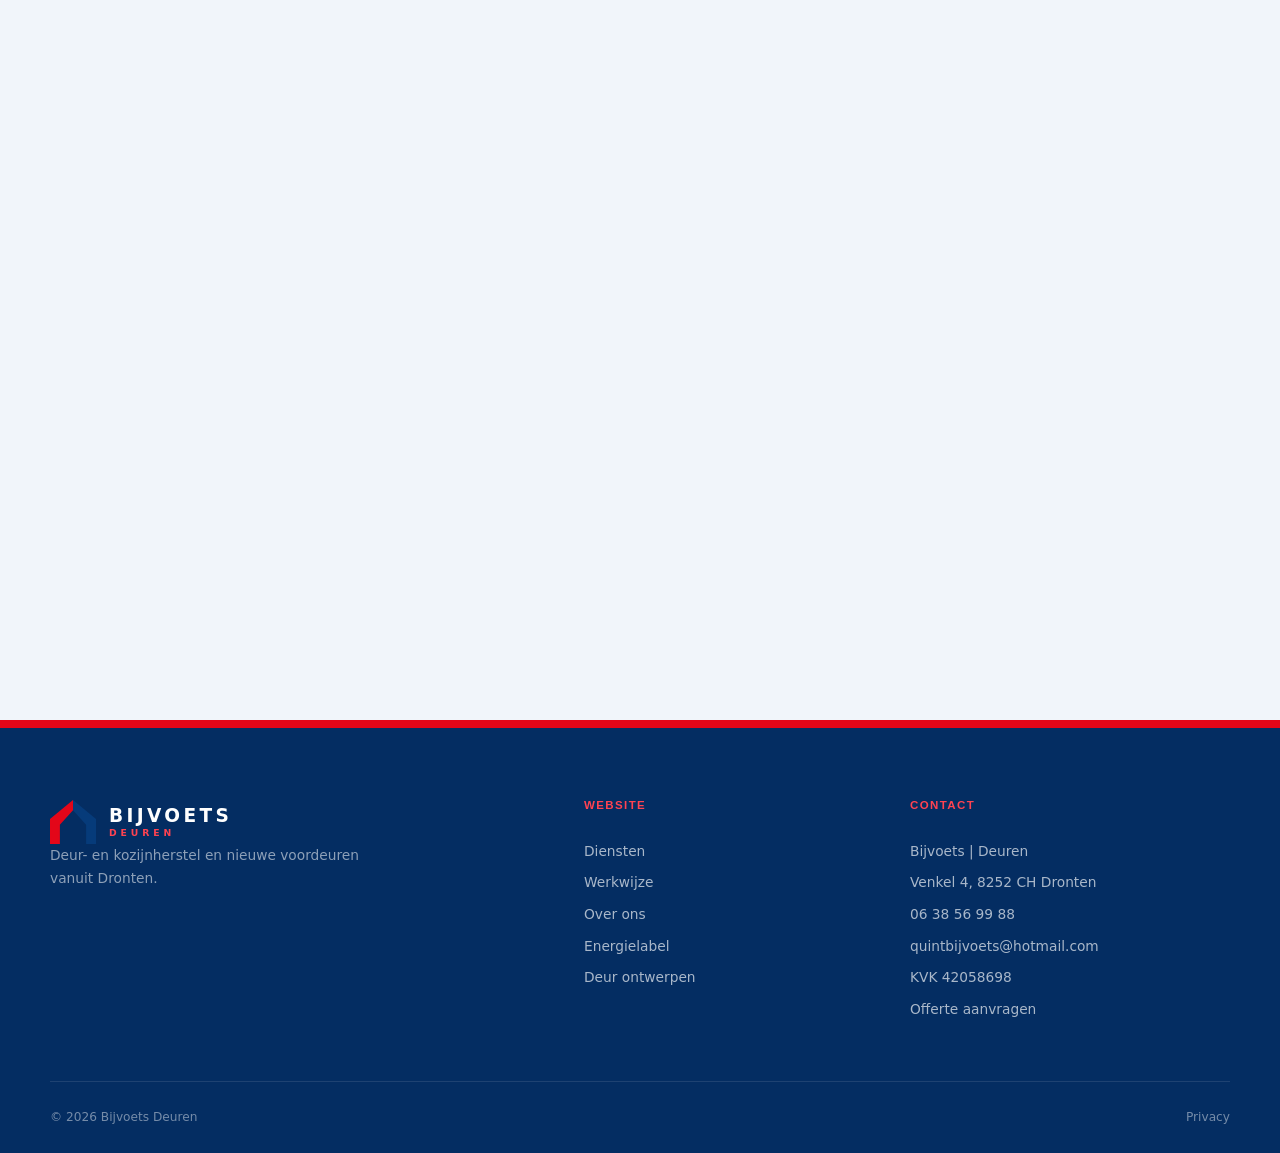
<file: werkwijze.html>
<!doctype html>
<html lang="nl">
<head>
  <meta charset="utf-8">
  <meta name="viewport" content="width=device-width, initial-scale=1">
  <meta name="description" content="Zo verloopt deurherstel of het vervangen van je voordeur: beoordeling, duidelijke offerte, vakkundige uitvoering en controle bij oplevering.">
  <meta name="theme-color" content="#063b7a">
  <meta name="referrer" content="strict-origin-when-cross-origin">
  <meta http-equiv="Content-Security-Policy" content="default-src 'self'; script-src 'self'; style-src 'self'; img-src 'self' data:; font-src 'self'; connect-src 'none'; object-src 'none'; base-uri 'self'; form-action 'none'">
  <link rel="canonical" href="https://bijvoetsdeuren.nl/werkwijze.html">
  <link rel="icon" type="image/png" sizes="32x32" href="assets/favicon-32.png">
  <link rel="apple-touch-icon" href="assets/apple-touch-icon.png">
  <meta property="og:locale" content="nl_NL">
  <meta property="og:site_name" content="Bijvoets Deuren">
  <meta property="og:title" content="Werkwijze bij deurherstel en vervanging">
  <meta property="og:description" content="Van beoordeling en offerte tot vakkundige uitvoering en nette oplevering.">
  <meta property="og:type" content="website">
  <meta property="og:url" content="https://bijvoetsdeuren.nl/werkwijze.html">
  <meta property="og:image" content="https://bijvoetsdeuren.nl/assets/og.png?v=2">
  <meta property="og:image:alt" content="Werkwijze van Bijvoets Deuren">
  <meta name="twitter:card" content="summary_large_image">
  <title>Werkwijze deurherstel en vervanging | Bijvoets Deuren</title>
  <link rel="stylesheet" href="styles.css">
  <link rel="stylesheet" href="pages.css?v=2">
  <script src="script.js" defer></script>
</head>
<body>
  <a class="skip-link" href="#main">Direct naar de inhoud</a>
  <header class="site-header site-header-solid" id="top">
    <div class="shell header-inner">
      <a class="brand" href="index.html" aria-label="Bijvoets Deuren, naar de homepage"><span class="brand-mark" aria-hidden="true">BD</span><span class="brand-name"><strong>Bijvoets</strong><span>Deuren</span></span></a>
      <button class="menu-toggle" type="button" aria-expanded="false" aria-controls="main-nav"><span></span><span></span><span></span><span class="sr-only">Menu openen</span></button>
      <nav class="main-nav" id="main-nav" aria-label="Hoofdnavigatie"><a href="index.html">Home</a><a href="diensten.html">Diensten</a><a href="werkwijze.html" aria-current="page">Werkwijze</a><a href="over-ons.html">Over ons</a><a href="energielabel.html">Energielabel</a><a href="deur-ontwerpen.html">Deur ontwerpen</a><a class="nav-cta" href="offerte.html">Offerte aanvragen</a></nav>
    </div>
  </header>
  <nav class="breadcrumb" aria-label="Broodkruimel">
    <ol class="shell"><li><a href="index.html">Home</a></li><li aria-current="page">Werkwijze</li></ol>
  </nav>

  <main id="main">
    <section class="page-hero">
      <div class="shell page-hero-grid"><div class="reveal"><p class="eyebrow">Werkwijze</p><h1>Duidelijk van eerste vraag tot <em>laatste controle.</em></h1></div><p class="page-hero-intro reveal">Je weet vooraf waar je aan toe bent. We bespreken de situatie, bepalen de beste aanpak en laten de werkplek netjes achter.</p></div>
    </section>

    <section class="section process process-page">
      <div class="shell process-grid">
        <div class="process-intro reveal"><p class="eyebrow eyebrow-light">Vier heldere stappen</p><h2>Persoonlijk contact, zonder omwegen.</h2><p>Je hebt één vast aanspreekpunt. Daardoor blijven de afspraken duidelijk en sluiten advies en uitvoering goed op elkaar aan.</p><a class="button button-light" href="offerte.html">Start met je aanvraag</a></div>
        <ol class="steps">
          <li class="reveal"><span>01</span><div><h3>Vertel wat er speelt</h3><p>Stuur een korte omschrijving en eventueel een paar foto’s van de deur via WhatsApp.</p></div></li>
          <li class="reveal"><span>02</span><div><h3>Advies en offerte</h3><p>Je ontvangt een duidelijke aanpak en een prijsvoorstel passend bij de werkzaamheden.</p></div></li>
          <li class="reveal"><span>03</span><div><h3>Vakkundige uitvoering</h3><p>De deur wordt zorgvuldig geplaatst, afgesteld of hersteld volgens de gemaakte afspraak.</p></div></li>
          <li class="reveal"><span>04</span><div><h3>Controle en oplevering</h3><p>We controleren samen de werking en laten de werkplek verzorgd achter.</p></div></li>
        </ol>
      </div>
    </section>

    <section class="section detail-section">
      <div class="shell detail-grid">
        <article class="detail-card reveal"><span>Vooraf</span><h2>Wat helpt bij je aanvraag?</h2><ul class="check-list"><li>Een korte omschrijving van het probleem</li><li>Foto’s van de hele deur en het sluitwerk</li><li>De plaats waar de deur zich bevindt</li><li>Eventuele maten als je die al hebt</li></ul></article>
        <article class="detail-card detail-card-accent reveal"><span>Na afloop</span><h2>Netjes en controleerbaar opgeleverd.</h2><p>We lopen de werking samen na. Zo zie en voel je direct of de deur soepel beweegt, goed sluit en netjes is afgewerkt.</p></article>
      </div>
    </section>
  </main>

  <footer class="site-footer">
    <div class="shell footer-main"><div><a class="brand brand-footer" href="index.html"><span class="brand-mark" aria-hidden="true">BD</span><span class="brand-name"><strong>Bijvoets</strong><span>Deuren</span></span></a><p>Deur- en kozijnherstel en nieuwe voordeuren vanuit Dronten.</p></div><div><h2>Website</h2><a href="diensten.html">Diensten</a><a href="werkwijze.html">Werkwijze</a><a href="over-ons.html">Over ons</a><a href="energielabel.html">Energielabel</a><a href="deur-ontwerpen.html">Deur ontwerpen</a></div><div><h2>Contact</h2><p>Bijvoets | Deuren</p><p>Venkel 4, 8252 CH Dronten</p><a href="tel:+31638569988">06 38 56 99 88</a><a href="mailto:quintbijvoets@hotmail.com">quintbijvoets@hotmail.com</a><p>KVK 42058698</p><a href="offerte.html">Offerte aanvragen</a></div></div>
    <div class="shell footer-bottom"><p>© <span data-current-year></span> Bijvoets Deuren</p><a href="privacy.html">Privacy</a></div>
  </footer>
</body>
</html>
</file>
<file: styles.css>
:root{--ink:#17221a;--ink-soft:#314037;--cream:#f5f1e8;--paper:#fffdf8;--sage:#a9be8a;--sage-deep:#78905f;--clay:#d4864c;--line:rgba(23,34,26,.16);--shadow:0 24px 70px rgba(23,34,26,.12);--radius:24px;--shell:min(1180px,calc(100% - 40px))}
*{box-sizing:border-box}html{scroll-behavior:smooth}body{margin:0;background:var(--paper);color:var(--ink);font-family:Inter,ui-sans-serif,system-ui,-apple-system,BlinkMacSystemFont,"Segoe UI",sans-serif;line-height:1.65}body.menu-open{overflow:hidden}a{color:inherit;text-decoration:none}button,input,select,textarea{font:inherit}.shell{width:var(--shell);margin-inline:auto}.sr-only{position:absolute;width:1px;height:1px;padding:0;margin:-1px;overflow:hidden;clip:rect(0,0,0,0);white-space:nowrap;border:0}.skip-link{position:fixed;z-index:1000;top:10px;left:10px;padding:10px 16px;background:var(--paper);transform:translateY(-160%)}.skip-link:focus{transform:translateY(0)}
.site-header{position:absolute;z-index:20;top:0;left:0;width:100%;color:var(--paper)}.header-inner{min-height:104px;display:flex;align-items:center;justify-content:space-between;gap:32px}.brand{display:inline-flex;align-items:center;gap:12px}.brand-mark{width:48px;aspect-ratio:1;display:grid;place-items:center;border:1px solid currentColor;border-radius:50%;font:700 .78rem/1 ui-monospace,monospace;letter-spacing:.08em}.brand-name{display:grid;font-size:.82rem;line-height:1.05;letter-spacing:.18em;text-transform:uppercase}.brand-name strong{font-family:Georgia,serif;font-size:1.16rem;letter-spacing:.04em;text-transform:none}.main-nav{display:flex;align-items:center;gap:30px;font-size:.84rem;font-weight:700}.main-nav>a:not(.nav-cta){position:relative}.main-nav>a:not(.nav-cta)::after{content:"";position:absolute;left:0;bottom:-7px;width:100%;height:1px;background:var(--sage);transform:scaleX(0);transform-origin:right;transition:transform .25s ease}.main-nav>a:hover::after,.main-nav>a:focus-visible::after{transform:scaleX(1);transform-origin:left}.nav-cta{padding:13px 18px;border:1px solid rgba(255,255,255,.5);border-radius:999px;transition:.25s ease}.nav-cta:hover{background:var(--paper);color:var(--ink)}.menu-toggle{display:none;background:transparent;color:inherit;border:0;padding:10px}.menu-toggle>span:not(.sr-only){display:block;width:25px;height:2px;margin:5px;background:currentColor;transition:.25s ease}
.breadcrumb{position:absolute;z-index:19;top:104px;left:0;width:100%;color:rgba(255,255,255,.72);font-size:.76rem}.breadcrumb ol{display:flex;align-items:center;gap:9px;margin-block:0;padding:9px 0;list-style:none}.breadcrumb li+li::before{content:"/";margin-right:9px;color:rgba(255,255,255,.38)}.breadcrumb a{text-decoration:underline;text-decoration-color:rgba(255,255,255,.34);text-underline-offset:3px}.breadcrumb a:hover{color:#fff}
.hero{min-height:760px;overflow:hidden;display:grid;align-items:center;padding:150px 0 95px;background:var(--ink);color:var(--paper);position:relative}.hero::before{content:"";position:absolute;width:680px;height:680px;border:1px solid rgba(255,255,255,.07);border-radius:50%;right:-250px;top:-160px}.hero::after{content:"";position:absolute;inset:auto 0 0;height:32%;background:linear-gradient(180deg,transparent,rgba(0,0,0,.14));pointer-events:none}.hero-grid{display:grid;grid-template-columns:1.05fr .95fr;gap:76px;align-items:center;position:relative;z-index:1}.eyebrow{margin:0 0 18px;color:var(--sage-deep);font-size:.78rem;font-weight:800;letter-spacing:.18em;text-transform:uppercase}.hero .eyebrow{color:var(--sage)}h1,h2{margin:0;font-family:Georgia,"Times New Roman",serif;font-weight:500;letter-spacing:-.035em;line-height:.99}h1{max-width:760px;font-size:clamp(3.5rem,6.2vw,6.8rem)}h1 em{color:var(--sage);font-weight:inherit}.hero-intro{max-width:650px;margin:28px 0 34px;color:rgba(255,255,255,.72);font-size:1.08rem}.hero-actions{display:flex;align-items:center;gap:28px;flex-wrap:wrap}.button{display:inline-flex;min-height:52px;align-items:center;justify-content:center;border:0;border-radius:999px;padding:0 25px;font-weight:800;cursor:pointer;transition:transform .2s ease,background .2s ease,color .2s ease}.button:hover{transform:translateY(-2px)}.button-primary{background:var(--clay);color:#21160e}.button-primary:hover{background:#e39a64}.text-link{font-weight:750;border-bottom:1px solid rgba(255,255,255,.4);padding-block:8px}.text-link span{margin-left:8px}.hero-points{display:flex;flex-wrap:wrap;gap:10px 24px;margin:36px 0 0;padding:0;list-style:none;color:rgba(255,255,255,.7);font-size:.85rem}.hero-points li::before{content:"";display:inline-block;width:7px;height:7px;margin-right:9px;border-radius:50%;background:var(--sage)}
.door-stage{min-height:490px;position:relative;display:grid;place-items:center}.door-frame{width:min(330px,70%);height:465px;padding:24px 23px 0;background:#d7c5a7;border-radius:180px 180px 7px 7px;box-shadow:0 40px 100px rgba(0,0,0,.35)}.door-panel{height:100%;position:relative;overflow:hidden;border-radius:145px 145px 3px 3px;background:repeating-linear-gradient(90deg,rgba(255,255,255,.025) 0 2px,transparent 2px 26px),linear-gradient(135deg,#6e3f25,#9b6441 48%,#5b341f);border:1px solid rgba(255,255,255,.18)}.door-panel::before,.door-panel::after{content:"";position:absolute;left:12%;right:12%;border:1px solid rgba(255,255,255,.12)}.door-panel::before{top:38%;height:26%}.door-panel::after{bottom:7%;height:20%}.door-number{position:absolute;left:50%;top:23%;transform:translate(-50%,-50%);color:rgba(255,255,255,.65);font-family:Georgia,serif;letter-spacing:.08em}.door-handle{position:absolute;right:36px;top:52%;width:44px;height:5px;background:#d8c7a2;border-radius:4px;box-shadow:-3px 8px 0 -1px #8d7a59}.stage-card{position:absolute;left:0;bottom:38px;display:flex;align-items:center;gap:12px;padding:13px 18px;border:1px solid rgba(255,255,255,.16);border-radius:14px;background:rgba(255,255,255,.09);backdrop-filter:blur(10px);box-shadow:var(--shadow)}.stage-card p{margin:0;color:rgba(255,255,255,.7);font-size:.76rem;line-height:1.45}.stage-card strong{color:#fff;font-size:.88rem}.status-dot{width:10px;aspect-ratio:1;border-radius:50%;background:var(--sage);box-shadow:0 0 0 6px rgba(169,190,138,.14)}.measure{position:absolute;color:rgba(255,255,255,.38);font:600 .66rem/1 ui-monospace,monospace;letter-spacing:.12em;text-transform:uppercase}.measure::before{content:"";display:block;background:rgba(255,255,255,.2)}.measure-top{top:28px;left:8%;right:8%;text-align:center}.measure-top::before{height:1px;margin-bottom:8px}.measure-side{right:16px;top:25%;bottom:16%;writing-mode:vertical-rl}.measure-side::before{width:1px;height:100%;margin-left:8px}
.trust-bar{background:var(--cream);border-bottom:1px solid var(--line)}.trust-grid{min-height:96px;display:grid;grid-template-columns:repeat(3,1fr);align-items:center}.trust-grid p{margin:0;padding:12px 30px;font-size:.88rem;font-weight:750;text-align:center;border-right:1px solid var(--line)}.trust-grid p:first-child{border-left:1px solid var(--line)}.trust-grid span{margin-right:10px;color:var(--clay);font:700 .7rem/1 ui-monospace,monospace}
.section{padding:124px 0}.section-heading{display:grid;grid-template-columns:1.25fr .75fr;gap:80px;align-items:end;margin-bottom:58px}h2{font-size:clamp(2.65rem,4.6vw,5rem)}.section-heading>p{max-width:430px;margin:0 0 5px;color:#617066}.service-grid{display:grid;grid-template-columns:repeat(2,1fr);gap:18px}.service-card{position:relative;min-height:445px;padding:38px;overflow:hidden;border:1px solid var(--line);border-radius:var(--radius);background:var(--cream)}.service-card::after{content:"";position:absolute;width:230px;aspect-ratio:1;border:1px solid rgba(23,34,26,.08);border-radius:50%;right:-80px;top:-80px}.service-card-dark{background:var(--ink);color:var(--paper)}.service-card-dark::after{border-color:rgba(255,255,255,.1)}.service-index{position:absolute;right:32px;top:30px;font:700 .74rem/1 ui-monospace,monospace;color:var(--clay)}.service-icon{width:76px;height:92px;display:grid;place-items:center;margin-bottom:56px;border-radius:40px 40px 5px 5px;background:rgba(169,190,138,.25)}.mini-door{display:block;width:30px;height:52px;position:relative;border:2px solid currentColor;border-radius:15px 15px 1px 1px}.mini-door::after{content:"";position:absolute;width:4px;height:4px;border-radius:50%;background:currentColor;right:5px;top:28px}.mini-door-open{transform:perspective(70px) rotateY(-22deg);transform-origin:left}.lock-icon span{width:29px;height:27px;border:2px solid currentColor;border-radius:4px;position:relative}.lock-icon span::before{content:"";position:absolute;width:17px;height:18px;left:4px;top:-15px;border:2px solid currentColor;border-bottom:0;border-radius:12px 12px 0 0}.adjust-icon span,.adjust-icon span::before{width:38px;height:2px;background:currentColor;position:relative;display:block}.adjust-icon span::before{content:"";position:absolute;top:13px}.adjust-icon span::after{content:"↔";position:absolute;left:7px;top:-22px;font-size:1.3rem}.service-card h3{margin:0 0 13px;font-family:Georgia,serif;font-size:2rem;line-height:1.1}.service-card>p{max-width:520px;margin:0 0 24px;color:#617066}.service-card-dark>p{color:rgba(255,255,255,.65)}.service-card ul{display:flex;flex-wrap:wrap;gap:8px;margin:0;padding:0;list-style:none}.service-card li{padding:6px 10px;border:1px solid currentColor;border-radius:999px;font-size:.72rem;opacity:.7}
.process{background:var(--ink);color:var(--paper)}.process-grid{display:grid;grid-template-columns:.82fr 1.18fr;gap:110px;align-items:start}.eyebrow-light{color:var(--sage)}.process-intro{position:sticky;top:50px}.process-intro>p:not(.eyebrow){color:rgba(255,255,255,.62);max-width:470px;margin:30px 0}.button-light{background:var(--paper);color:var(--ink)}.steps{margin:0;padding:0;list-style:none;border-top:1px solid rgba(255,255,255,.15)}.steps li{display:grid;grid-template-columns:64px 1fr;gap:25px;padding:34px 0;border-bottom:1px solid rgba(255,255,255,.15)}.steps>li>span{color:var(--sage);font:700 .74rem/1 ui-monospace,monospace;padding-top:8px}.steps h3{margin:0 0 7px;font-family:Georgia,serif;font-size:1.55rem}.steps p{margin:0;color:rgba(255,255,255,.58)}
.about{background:var(--cream)}.about-grid{display:grid;grid-template-columns:.9fr 1.1fr;gap:105px;align-items:center}.about-visual{min-height:570px;position:relative;display:flex;align-items:flex-end;padding:42px;overflow:hidden;border-radius:var(--radius);background:#cfb892;box-shadow:var(--shadow)}.about-visual::before{content:"";position:absolute;inset:0;background:repeating-linear-gradient(98deg,transparent 0 29px,rgba(64,38,22,.07) 30px 31px)}.wood-sample{position:absolute;border-radius:50% 50% 8px 8px;background:linear-gradient(100deg,#56311d,#a66b43 55%,#5b341f);box-shadow:0 30px 60px rgba(35,20,12,.25)}.wood-one{width:48%;height:78%;right:10%;top:10%}.wood-two{width:30%;height:54%;left:13%;top:22%;background:linear-gradient(100deg,#8f7053,#d0ad85)}.about-visual p{position:relative;z-index:2;margin:0;padding:15px 18px;background:var(--paper);border-radius:12px;font-size:.85rem;line-height:1.4}.about-visual strong{font-family:Georgia,serif;font-size:1.2rem}.about-copy .lead{margin:28px 0 18px;font-size:1.18rem;color:var(--ink-soft)}.about-copy>p:not(.eyebrow):not(.lead){color:#617066}.about-facts{display:grid;grid-template-columns:repeat(2,1fr);gap:15px;margin-top:34px}.about-facts div{padding:18px;border-top:1px solid var(--line)}.about-facts span{display:block;margin-bottom:5px;color:#758178;font-size:.72rem;text-transform:uppercase;letter-spacing:.1em}
.quote-section{background:var(--paper)}.quote-grid{display:grid;grid-template-columns:.8fr 1.2fr;gap:80px;align-items:start}.quote-copy{position:sticky;top:40px}.quote-copy>p:not(.eyebrow){max-width:470px;color:#617066}.contact-direct{margin-top:42px;padding-top:20px;border-top:1px solid var(--line)}.contact-direct span{display:block;color:#758178;font-size:.74rem;text-transform:uppercase;letter-spacing:.12em}.contact-direct a{display:inline-block;margin-top:6px;font-weight:800}.quote-form{padding:40px;border-radius:var(--radius);background:var(--cream)}.field-row{display:grid;grid-template-columns:repeat(2,1fr);gap:16px}.quote-form label{display:grid;gap:8px;margin-bottom:17px;font-size:.82rem;font-weight:800}.quote-form small{font-weight:500;color:#718076}.quote-form input,.quote-form select,.quote-form textarea{width:100%;border:1px solid var(--line);border-radius:12px;background:var(--paper);color:var(--ink);padding:13px 14px;outline:none}.quote-form input:focus,.quote-form select:focus,.quote-form textarea:focus{border-color:var(--sage-deep);box-shadow:0 0 0 3px rgba(120,144,95,.15)}.quote-form textarea{resize:vertical}.button-submit{width:100%;margin-top:7px}.form-note{margin:13px 0 0;color:#718076;font-size:.72rem;text-align:center}
.site-footer{background:#101711;color:var(--paper)}.footer-main{display:grid;grid-template-columns:1.45fr .8fr 1fr;gap:70px;padding:80px 0 60px}.brand-footer{margin-bottom:22px}.footer-main>div:first-child p{max-width:330px;color:rgba(255,255,255,.55)}.footer-main h2{margin-bottom:19px;color:var(--sage);font:800 .72rem/1 sans-serif;letter-spacing:.12em;text-transform:uppercase}.footer-main>div:not(:first-child){display:flex;flex-direction:column;align-items:flex-start;gap:9px}.footer-main a,.footer-main p{margin:0;color:rgba(255,255,255,.66);font-size:.86rem}.footer-main a:hover{color:#fff}.footer-bottom{min-height:72px;display:flex;justify-content:space-between;align-items:center;border-top:1px solid rgba(255,255,255,.1);color:rgba(255,255,255,.45);font-size:.76rem}.footer-bottom p{margin:0}
.reveal{opacity:0;transform:translateY(20px);transition:opacity .7s ease,transform .7s ease}.reveal-delay{transition-delay:.14s}.reveal.is-visible{opacity:1;transform:none}
.privacy-page{min-height:100vh;padding:60px 0;background:var(--cream)}.privacy-card{max-width:850px;padding:clamp(28px,6vw,70px);border-radius:var(--radius);background:var(--paper);box-shadow:var(--shadow)}.privacy-card .brand{margin-bottom:70px}.privacy-card h1{margin-bottom:34px;color:var(--ink);font-size:clamp(3rem,7vw,5.5rem)}.privacy-card h2{margin:35px 0 10px;font-size:1.5rem;line-height:1.2}.privacy-card p{color:#56655b}.privacy-card p a{color:var(--sage-deep);font-weight:800;text-decoration:underline}.privacy-card .button{margin-top:25px}
@media (prefers-reduced-motion:reduce){html{scroll-behavior:auto}*,*::before,*::after{animation-duration:.01ms!important;animation-iteration-count:1!important;transition-duration:.01ms!important}.reveal{opacity:1;transform:none}}
@media (max-width:980px){.menu-toggle{display:block;position:relative;z-index:25}.main-nav{position:fixed;inset:0;z-index:20;display:flex;flex-direction:column;justify-content:center;align-items:flex-start;padding:90px 34px;gap:22px;background:var(--ink);font:500 2.25rem/1.1 Georgia,serif;transform:translateX(100%);transition:transform .3s ease}.main-nav.is-open{transform:translateX(0)}.nav-cta{margin-top:10px;font:800 .9rem/1 sans-serif}.menu-toggle[aria-expanded=true]>span:nth-child(1){transform:translateY(7px) rotate(45deg)}.menu-toggle[aria-expanded=true]>span:nth-child(2){opacity:0}.menu-toggle[aria-expanded=true]>span:nth-child(3){transform:translateY(-7px) rotate(-45deg)}.hero{padding-top:135px}.hero-grid{grid-template-columns:1fr;gap:55px}.door-stage{min-height:450px}.door-frame{height:430px}.section-heading,.process-grid,.about-grid,.quote-grid{grid-template-columns:1fr;gap:55px}.process-intro,.quote-copy{position:static}.footer-main{grid-template-columns:1fr 1fr}.footer-main>div:first-child{grid-column:1/-1}}
@media (max-width:680px){:root{--shell:min(100% - 28px,1180px);--radius:18px}.header-inner{min-height:84px}.brand-mark{width:42px}.breadcrumb{top:84px}.hero{min-height:auto;padding:120px 0 70px}h1{font-size:clamp(3.15rem,15vw,4.7rem)}h2{font-size:clamp(2.5rem,12vw,3.8rem)}.hero-intro{font-size:.98rem}.hero-actions{align-items:flex-start;flex-direction:column;gap:14px}.hero-points{display:grid;gap:7px}.door-stage{min-height:390px}.door-frame{width:68%;height:370px;padding:19px 18px 0}.stage-card{left:0;bottom:15px}.trust-grid{grid-template-columns:1fr;padding:13px 0}.trust-grid p,.trust-grid p:first-child{padding:10px 4px;border:0;text-align:left}.section{padding:86px 0}.section-heading{margin-bottom:36px}.service-grid{grid-template-columns:1fr}.service-card{min-height:0;padding:28px 24px}.service-icon{margin-bottom:38px}.about-visual{min-height:430px;padding:24px}.about-facts,.field-row{grid-template-columns:1fr}.quote-form{padding:25px 20px}.footer-main{grid-template-columns:1fr;gap:35px;padding-top:60px}.footer-main>div:first-child{grid-column:auto}.footer-bottom{align-items:flex-start;flex-direction:column;justify-content:center;gap:4px}}
</file>
<file: pages.css>
.main-nav > a:hover::after,
.main-nav > a:focus-visible::after,
.main-nav > a[aria-current="page"]::after {
  transform: scaleX(1);
  transform-origin: left;
}

html,
body {
  overflow-x: clip;
}

.nav-cta[aria-current="page"] {
  background: var(--paper);
  color: var(--ink);
}

.site-header-solid {
  background: var(--ink);
}

.page-hero {
  min-height: 560px;
  display: grid;
  align-items: end;
  padding: 180px 0 100px;
  overflow: hidden;
  position: relative;
  background: var(--ink);
  color: var(--paper);
}

.page-hero::before {
  content: "";
  position: absolute;
  width: 620px;
  height: 620px;
  top: -250px;
  right: -220px;
  border: 1px solid rgba(255, 255, 255, .07);
  border-radius: 50%;
}

.page-hero-grid {
  display: grid;
  grid-template-columns: 1.15fr .85fr;
  gap: 90px;
  align-items: end;
  position: relative;
  z-index: 1;
}

.page-hero h1 {
  font-size: clamp(3.4rem, 5.8vw, 6.4rem);
}

.page-hero .eyebrow {
  color: var(--sage);
}

.page-hero-intro {
  max-width: 510px;
  margin: 0 0 8px;
  color: rgba(255, 255, 255, .68);
  font-size: 1.12rem;
}

.link-card-grid {
  display: grid;
  grid-template-columns: repeat(2, 1fr);
  gap: 18px;
}

.link-card {
  min-height: 360px;
  display: flex;
  flex-direction: column;
  padding: 34px;
  border: 1px solid var(--line);
  border-radius: var(--radius);
  background: var(--cream);
  transition: transform .22s ease, box-shadow .22s ease;
}

.link-card:hover {
  transform: translateY(-5px);
  box-shadow: var(--shadow);
}

.link-card > span,
.value-card > span,
.detail-card > span {
  color: var(--clay);
  font: 700 .72rem/1 ui-monospace, monospace;
}

.link-card h3 {
  margin: 80px 0 14px;
  font-family: Georgia, serif;
  font-size: 2rem;
  line-height: 1.08;
}

.link-card p {
  margin: 0 0 28px;
  color: #617066;
}

.link-card strong {
  margin-top: auto;
  font-size: .82rem;
}

.link-card-dark {
  background: var(--ink);
  color: var(--paper);
}

.link-card-dark p {
  color: rgba(255, 255, 255, .62);
}

.cta-band {
  background: var(--ink);
  color: var(--paper);
}

.cta-band-inner {
  display: grid;
  grid-template-columns: 1.1fr .9fr;
  gap: 90px;
  align-items: end;
}

.cta-band-inner p:not(.eyebrow) {
  max-width: 490px;
  margin: 0 0 28px;
  color: rgba(255, 255, 255, .62);
}

.feature-strip {
  background: var(--cream);
}

.feature-strip-grid {
  display: grid;
  grid-template-columns: 1fr .75fr;
  gap: 90px;
  align-items: end;
  padding: 52px;
  border-radius: var(--radius);
  background: var(--paper);
  box-shadow: var(--shadow);
}

.feature-strip-grid p:not(.eyebrow) {
  margin: 0 0 24px;
  color: #617066;
}

.card-title {
  font-family: Georgia, serif;
  font-size: 2rem;
  line-height: 1.1;
  letter-spacing: -.02em;
}

.process-page {
  padding: 124px 0;
}

.detail-section {
  background: var(--cream);
}

.detail-grid {
  display: grid;
  grid-template-columns: 1fr 1fr;
  gap: 18px;
}

.detail-card {
  padding: 42px;
  border: 1px solid var(--line);
  border-radius: var(--radius);
  background: var(--paper);
}

.detail-card h2 {
  margin: 60px 0 28px;
  font-size: clamp(2.2rem, 4vw, 3.8rem);
}

.detail-card p {
  color: #617066;
}

.detail-card-accent {
  border-color: transparent;
  background: var(--clay);
  color: #21160e;
}

.detail-card-accent p {
  color: rgba(33, 22, 14, .72);
}

.check-list {
  display: grid;
  gap: 13px;
  margin: 0;
  padding: 0;
  list-style: none;
}

.check-list li {
  padding: 12px 0 12px 30px;
  position: relative;
  border-top: 1px solid var(--line);
}

.check-list li::before {
  content: "✓";
  position: absolute;
  left: 0;
  color: var(--sage-deep);
  font-weight: 900;
}

.values-section {
  background: var(--paper);
}

.value-grid {
  display: grid;
  grid-template-columns: repeat(3, 1fr);
  gap: 18px;
}

.value-card {
  min-height: 300px;
  padding: 34px;
  border: 1px solid var(--line);
  border-radius: var(--radius);
  background: var(--cream);
}

.value-card h3 {
  margin: 75px 0 14px;
  font-family: Georgia, serif;
  font-size: 1.8rem;
  line-height: 1.1;
}

.value-card p {
  margin: 0;
  color: #617066;
}

.energy-hero .page-hero-grid {
  align-items: center;
}

.energy-badge {
  display: grid;
  grid-template-columns: repeat(4, 1fr);
  gap: 7px;
  padding: 28px;
  border: 1px solid rgba(255, 255, 255, .13);
  border-radius: var(--radius);
  background: rgba(255, 255, 255, .06);
}

.energy-badge span {
  min-height: 72px;
  display: grid;
  place-items: center;
  clip-path: polygon(0 0, 82% 0, 100% 50%, 82% 100%, 0 100%, 12% 50%);
  background: var(--sage);
  color: var(--ink);
  font-weight: 900;
}

.energy-badge span:nth-child(2) { background: #c5c878; }
.energy-badge span:nth-child(3) { background: #dfaa62; }
.energy-badge span:nth-child(4) { background: var(--clay); }

.energy-badge strong {
  grid-column: 1 / -1;
  margin-top: 12px;
  color: rgba(255, 255, 255, .72);
  font-size: .83rem;
  text-align: center;
}

.energy-intro {
  background: var(--paper);
}

.energy-intro-grid {
  display: grid;
  grid-template-columns: 1fr 1fr;
  gap: 100px;
}

.prose p {
  margin: 0 0 20px;
  color: #617066;
  font-size: 1.05rem;
}

.energy-checks {
  background: var(--cream);
}

.energy-grid {
  grid-template-columns: repeat(4, 1fr);
}

.energy-grid .value-card {
  background: var(--paper);
}

.energy-grid .value-card h3 {
  margin-top: 60px;
}

.energy-note {
  background: var(--paper);
}

.note-card {
  display: grid;
  grid-template-columns: 1fr 1fr;
  gap: 80px;
  padding: 54px;
  border-radius: var(--radius);
  background: var(--ink);
  color: var(--paper);
}

.note-card .eyebrow {
  color: var(--sage);
}

.note-card h2 {
  font-size: clamp(2.3rem, 4vw, 4rem);
}

.note-card > p {
  margin: 0;
  color: rgba(255, 255, 255, .65);
}

.quote-hero {
  min-height: 520px;
}

.quote-page {
  background: var(--paper);
}

.contact-options {
  display: grid;
  gap: 12px;
  margin-top: 40px;
}

.contact-option {
  display: grid;
  padding: 18px 20px;
  border: 1px solid var(--line);
  border-radius: 14px;
  background: var(--cream);
  transition: transform .2s ease, border-color .2s ease;
}

.contact-option:hover {
  transform: translateY(-2px);
  border-color: var(--sage-deep);
}

.contact-option span {
  color: #758178;
  font-size: .7rem;
  font-weight: 800;
  letter-spacing: .12em;
  text-transform: uppercase;
}

.contact-option strong {
  margin: 3px 0;
  overflow-wrap: anywhere;
  font-size: .92rem;
}

.contact-option small {
  color: #718076;
}

.whatsapp-link {
  border-color: rgba(37, 211, 102, .42);
}

.form-heading {
  display: flex;
  align-items: center;
  gap: 14px;
  margin-bottom: 28px;
  padding-bottom: 20px;
  border-bottom: 1px solid var(--line);
}

.form-heading strong {
  display: block;
}

.form-heading p {
  margin: 1px 0 0;
  color: #718076;
  font-size: .76rem;
}

.whatsapp-dot {
  width: 14px;
  aspect-ratio: 1;
  border-radius: 50%;
  background: #25d366;
  box-shadow: 0 0 0 7px rgba(37, 211, 102, .13);
}

.button-whatsapp {
  background: #25d366;
  color: #102116;
}

.button-whatsapp:hover {
  background: #39df77;
}

.privacy-page {
  padding: 180px 0 90px;
}

.privacy-card .brand {
  margin-bottom: 0;
}

@media (max-width: 980px) {
  .page-hero-grid,
  .cta-band-inner,
  .feature-strip-grid,
  .energy-intro-grid,
  .note-card {
    grid-template-columns: 1fr;
    gap: 55px;
  }

  .page-hero { min-height: 500px; }
  .link-card-grid,
  .value-grid { grid-template-columns: 1fr 1fr; }
  .energy-grid { grid-template-columns: 1fr 1fr; }
}

@media (max-width: 680px) {
  .page-hero {
    min-height: 440px;
    padding: 145px 0 70px;
  }

  .page-hero h1 { font-size: clamp(3rem, 14vw, 4.5rem); }
  .link-card-grid,
  .value-grid,
  .energy-grid,
  .detail-grid { grid-template-columns: 1fr; }
  .link-card { min-height: 300px; }
  .link-card h3 { margin-top: 58px; }
  .feature-strip-grid,
  .note-card { padding: 30px 24px; }
  .energy-badge { padding: 17px; }
  .energy-badge span { min-height: 55px; }
}

/* Bijvoets logo identity */
:root {
  --ink: #063b7a;
  --ink-soft: #174f8a;
  --cream: #f1f5fa;
  --paper: #ffffff;
  --sage: #e30619;
  --sage-deep: #063b7a;
  --clay: #e30619;
  --line: rgba(6, 59, 122, .16);
  --shadow: 0 24px 70px rgba(0, 43, 97, .14);
  --radius: 10px;
}

body {
  background: var(--paper);
  color: #082f61;
}

h1,
h2,
.service-card h3,
.card-title,
.link-card h3,
.steps h3,
.about-visual strong,
.value-card h3 {
  font-family: Inter, ui-sans-serif, system-ui, -apple-system, BlinkMacSystemFont, "Segoe UI", sans-serif;
  font-weight: 850;
  letter-spacing: -.045em;
}

h1 em {
  color: #ff2636;
  font-style: normal;
}

.eyebrow {
  color: var(--clay);
  letter-spacing: .2em;
}

.site-header {
  position: sticky;
  top: 0;
  z-index: 100;
  background: rgba(255, 255, 255, .97);
  color: var(--ink);
  box-shadow: 0 1px 0 rgba(6, 59, 122, .12);
  backdrop-filter: blur(12px);
}

.site-header-solid {
  background: rgba(255, 255, 255, .97);
}

.header-inner {
  min-height: 88px;
}

.brand {
  gap: 13px;
}

.brand-mark {
  width: 46px;
  height: 44px;
  position: relative;
  flex: 0 0 auto;
  border: 0;
  border-radius: 0;
  font-size: 0;
}

.brand-mark::before,
.brand-mark::after {
  content: "";
  position: absolute;
  inset-block: 0;
  width: 50%;
}

.brand-mark::before {
  left: 0;
  background: #e30619;
  clip-path: polygon(100% 0, 100% 23%, 43% 56%, 43% 100%, 0 100%, 0 43%);
}

.brand-mark::after {
  right: 0;
  background: #063b7a;
  clip-path: polygon(0 0, 100% 43%, 100% 100%, 57% 100%, 57% 56%, 0 23%);
}

.brand-name {
  display: grid;
  gap: 2px;
  line-height: 1;
  letter-spacing: .16em;
}

.brand-name strong {
  color: #063b7a;
  font-family: Inter, ui-sans-serif, system-ui, sans-serif;
  font-size: 1.16rem;
  font-weight: 900;
  letter-spacing: .18em;
  text-transform: uppercase;
}

.brand-name span {
  color: #e30619;
  font-size: .58rem;
  font-weight: 900;
  letter-spacing: .42em;
}

.main-nav {
  gap: 18px;
  color: #0b3c75;
  font-size: .79rem;
}

.main-nav > a:not(.nav-cta)::after {
  height: 3px;
  bottom: -10px;
  background: #e30619;
}

.nav-cta,
.nav-cta[aria-current="page"] {
  border: 0;
  background: #e30619;
  color: #fff;
  box-shadow: 0 9px 24px rgba(227, 6, 25, .2);
}

.nav-cta:hover {
  background: #b90013;
  color: #fff;
}

.hero {
  min-height: 690px;
  padding: 96px 0;
  background: linear-gradient(118deg, #042d62 0%, #063b7a 66%, #07478f 100%);
}

.hero::before {
  width: 450px;
  height: 760px;
  right: 6%;
  top: -180px;
  border: 0;
  border-radius: 0;
  background: #e30619;
  opacity: .12;
  transform: skewX(-31deg);
}

.hero::after {
  height: 12px;
  background: #e30619;
}

.hero-grid {
  grid-template-columns: 1.08fr .92fr;
  gap: 70px;
}

.hero h1 {
  max-width: 720px;
  font-size: clamp(3.4rem, 5.7vw, 6.25rem);
  line-height: .96;
}

.hero .eyebrow,
.eyebrow-light {
  color: #ff4351;
}

.hero-intro {
  color: rgba(255, 255, 255, .78);
}

.button {
  border-radius: 6px;
}

.button-primary {
  background: #e30619;
  color: #fff;
  box-shadow: 0 12px 28px rgba(227, 6, 25, .22);
}

.button-primary:hover {
  background: #b90013;
}

.button-light {
  color: #063b7a;
}

.hero-points li::before,
.status-dot {
  background: #ff2636;
}

.hero-door-visual {
  position: relative;
  min-height: 560px;
  display: grid;
  place-items: center;
  perspective: 1200px;
}

.hero-door-visual::before {
  content: "";
  position: absolute;
  width: 74%;
  height: 84%;
  right: 5%;
  top: 4%;
  border: 1px solid rgba(255, 255, 255, .16);
  transform: skewY(-4deg);
}

.hero-door-panel {
  width: min(300px, 66%);
  height: 520px;
  position: relative;
  overflow: hidden;
  border: 12px solid rgba(255, 255, 255, .92);
  border-bottom-width: 18px;
  background: linear-gradient(115deg, #dce3eb, #f8fafc 56%, #bcc8d5);
  box-shadow: 28px 34px 0 rgba(0, 18, 50, .28), 0 38px 80px rgba(0, 18, 50, .42);
  transform: rotateY(-8deg);
}

.hero-door-panel::before,
.hero-door-panel::after {
  content: "";
  position: absolute;
  inset-block: 0;
  width: 4px;
  background: rgba(6, 59, 122, .11);
}

.hero-door-panel::before { left: 14px; }
.hero-door-panel::after { right: 14px; }

.hero-door-glass {
  position: absolute;
  inset: 48px auto 48px 44px;
  width: 92px;
  border: 7px solid #063b7a;
  background: linear-gradient(145deg, rgba(255, 255, 255, .8), rgba(95, 166, 218, .68));
  box-shadow: inset 0 0 0 3px rgba(255, 255, 255, .5);
}

.hero-door-pull {
  position: absolute;
  width: 8px;
  height: 210px;
  right: 67px;
  top: 150px;
  border-radius: 999px;
  background: linear-gradient(90deg, #7e8994, #f6f8fa 48%, #87919a);
  box-shadow: 0 0 0 1px rgba(6, 25, 48, .35), -9px 0 0 -6px #5b6570, 9px 0 0 -6px #5b6570;
}

.hero-door-threshold {
  position: absolute;
  height: 9px;
  inset: auto 5px 0;
  background: #e30619;
}

.hero-security-card {
  position: absolute;
  top: 38px;
  right: 0;
  display: grid;
  min-width: 145px;
  padding: 16px 18px;
  border-left: 6px solid #e30619;
  background: #fff;
  color: #063b7a;
  box-shadow: 0 16px 40px rgba(0, 18, 50, .3);
}

.hero-security-card strong { font-size: 1.25rem; line-height: 1; }
.hero-security-card span { color: #e30619; letter-spacing: .12em; }
.hero-security-card small { margin-top: 5px; color: #5f7083; }

.hero-door-caption {
  position: absolute;
  left: 0;
  bottom: 30px;
  display: flex;
  align-items: center;
  gap: 13px;
  min-width: 330px;
  padding: 14px 18px;
  border-left: 6px solid #e30619;
  background: #fff;
  color: #063b7a;
  box-shadow: 0 18px 45px rgba(0, 18, 50, .28);
}

.hero-door-caption span {
  width: 10px;
  height: 36px;
  background: #e30619;
}

.hero-door-caption p {
  margin: 0;
  font-size: .78rem;
  line-height: 1.4;
}

.trust-bar {
  border-bottom: 1px solid var(--line);
  background: #fff;
}

.trust-grid p {
  color: #164777;
}

.trust-grid span,
.service-index,
.link-card > span,
.value-card > span,
.detail-card > span {
  color: #e30619;
}

.section-heading {
  position: relative;
}

.section-heading::before {
  content: "";
  position: absolute;
  width: 56px;
  height: 6px;
  top: -28px;
  left: 0;
  background: #e30619;
}

.service-card,
.link-card,
.value-card,
.detail-card,
.quote-form,
.contact-option,
.feature-strip-grid,
.note-card,
.privacy-card {
  border-radius: 8px;
}

.service-card {
  border-top: 5px solid #e30619;
  background: #f1f5fa;
}

.service-card-dark {
  border-top-color: #fff;
  background: #063b7a;
}

.service-icon {
  border-radius: 6px;
  background: rgba(227, 6, 25, .09);
  color: #063b7a;
}

.service-card-dark .service-icon {
  background: rgba(255, 255, 255, .1);
  color: #fff;
}

.process,
.cta-band,
.note-card {
  background: #063b7a;
}

.process {
  position: relative;
}

.process::before,
.cta-band::before {
  content: "";
  position: absolute;
  width: 9px;
  inset-block: 0;
  left: 0;
  background: #e30619;
}

.steps > li > span {
  color: #ff4351;
}

.about,
.feature-strip,
.detail-section,
.energy-checks,
.privacy-page {
  background: #f1f5fa;
}

.about-visual {
  border-radius: 8px;
  background: #063b7a;
}

.about-visual::before {
  background: repeating-linear-gradient(135deg, transparent 0 34px, rgba(255, 255, 255, .055) 35px 36px);
}

.wood-one {
  border-radius: 4px;
  background: linear-gradient(135deg, #e30619, #ff3948);
}

.wood-two {
  border-radius: 4px;
  background: linear-gradient(135deg, #fff, #c9d8eb);
}

.about-visual p {
  border-radius: 4px;
  color: #063b7a;
}

.link-card {
  border-top: 5px solid #e30619;
  background: #f1f5fa;
}

.link-card-dark {
  border-top-color: #fff;
  background: #063b7a;
}

.feature-strip-grid {
  border-left: 8px solid #e30619;
}

.page-hero {
  min-height: 510px;
  padding: 110px 0 92px;
  background: linear-gradient(118deg, #042d62 0%, #063b7a 72%, #07478f 100%);
}

.page-hero::before {
  width: 330px;
  height: 620px;
  right: 6%;
  top: -220px;
  border: 0;
  border-radius: 0;
  background: #e30619;
  opacity: .13;
  transform: skewX(-31deg);
}

.page-hero::after {
  content: "";
  position: absolute;
  height: 9px;
  inset: auto 0 0;
  background: #e30619;
}

.page-hero .eyebrow {
  color: #ff4351;
}

.page-hero h1 {
  font-size: clamp(3.2rem, 5.2vw, 5.8rem);
}

.value-card {
  border-top: 5px solid #063b7a;
  background: #fff;
}

.detail-card-accent {
  border-top-color: #e30619;
  background: #e30619;
  color: #fff;
}

.detail-card-accent p {
  color: rgba(255, 255, 255, .78);
}

.energy-badge {
  border-radius: 8px;
  background: rgba(255, 255, 255, .08);
}

.energy-badge span:nth-child(1) { background: #d7e2f0; }
.energy-badge span:nth-child(2) { background: #8fb2d7; }
.energy-badge span:nth-child(3) { background: #e35a66; }
.energy-badge span:nth-child(4) { background: #e30619; color: #fff; }

.energy-grid .value-card {
  border-top-color: #e30619;
}

.quote-form {
  border-top: 7px solid #e30619;
  background: #f1f5fa;
}

.quote-form input,
.quote-form select,
.quote-form textarea {
  border-radius: 5px;
  background: #fff;
}

.quote-form input:focus,
.quote-form select:focus,
.quote-form textarea:focus {
  border-color: #063b7a;
  box-shadow: 0 0 0 3px rgba(6, 59, 122, .12);
}

.button-whatsapp {
  color: #fff;
}

.site-footer {
  position: relative;
  background: #042d62;
}

.site-footer::before {
  content: "";
  position: absolute;
  height: 8px;
  inset: 0 0 auto;
  background: #e30619;
}

.site-footer .brand-name strong {
  color: #fff;
}

.site-footer .brand-name span,
.footer-main h2 {
  color: #ff4351;
}

@media (max-width: 980px) {
  .main-nav {
    background: #063b7a;
    color: #fff;
  }

  .hero-grid {
    grid-template-columns: 1fr;
  }

}

@media (max-width: 680px) {
  .header-inner { min-height: 78px; }
  .brand-mark { width: 40px; height: 38px; }
  .brand-name strong { font-size: 1rem; }
  .hero { padding: 72px 0 78px; }
  .page-hero { padding: 80px 0 70px; }
}

/* Veiligheid en landelijke positionering */
.safety-section {
  position: relative;
  overflow: hidden;
  background: #f1f5fa;
}

.safety-section::before {
  content: "";
  position: absolute;
  width: 330px;
  height: 660px;
  right: 4%;
  top: -180px;
  background: rgba(227, 6, 25, .055);
  transform: skewX(-25deg);
}

.safety-grid {
  display: grid;
  grid-template-columns: 1.05fr .95fr;
  gap: 90px;
  align-items: center;
}

.safety-copy { position: relative; z-index: 1; }
.safety-copy .lead { max-width: 690px; margin: 28px 0 18px; color: #435b72; font-size: 1.1rem; }
.safety-copy .check-list { margin: 22px 0 34px; }

.safety-proof {
  position: relative;
  z-index: 1;
  display: grid;
  grid-template-columns: repeat(3, 1fr);
  padding: 28px;
  border-top: 8px solid #e30619;
  background: #063b7a;
  color: #fff;
  box-shadow: 0 35px 80px rgba(6, 36, 75, .2);
}

.skg-seal {
  grid-column: 1 / -1;
  display: grid;
  justify-items: center;
  margin-bottom: 28px;
  padding: 32px 20px;
  border: 1px solid rgba(255, 255, 255, .15);
  background: rgba(255, 255, 255, .06);
}

.skg-seal strong { font-size: 3.8rem; line-height: .9; letter-spacing: -.06em; }
.skg-seal span { margin: 12px 0 4px; color: #ff3342; font-size: 1.5rem; letter-spacing: .16em; }
.skg-seal small { color: rgba(255, 255, 255, .66); }
.safety-stat { padding: 18px 14px; border-left: 1px solid rgba(255, 255, 255, .16); }
.safety-stat:first-of-type { border-left: 0; }
.safety-stat > span { display: block; color: #ff4351; font: 800 .68rem/1 ui-monospace, monospace; }
.safety-stat strong { display: block; margin: 8px 0 3px; }
.safety-stat p { margin: 0; color: rgba(255, 255, 255, .62); font-size: .74rem; line-height: 1.4; }
.link-card-design { border-top-color: #063b7a; background: #fff; }

/* Interactieve deurontwerper */
.designer-hero { min-height: 440px; }
.designer-section { padding: 42px 0 110px; background: #e9eff6; }
.designer-shell { width: min(1540px, calc(100% - 40px)); margin-inline: auto; display: grid; grid-template-columns: 410px minmax(0, 1fr); gap: 28px; align-items: start; }
.designer-controls { display: grid; gap: 14px; }
.designer-control-heading { padding: 28px; border-top: 7px solid #e30619; background: #fff; }
.designer-control-heading h2 { font-size: 2.2rem; }
.designer-control-heading p:last-child { margin: 14px 0 0; color: #61758a; }

.designer-fieldset {
  min-width: 0;
  margin: 0;
  padding: 22px;
  border: 0;
  background: #fff;
}

.designer-fieldset legend { width: 100%; margin-bottom: 14px; color: #063b7a; font-size: .78rem; font-weight: 900; letter-spacing: .13em; text-transform: uppercase; }
.preset-grid { display: grid; grid-template-columns: repeat(3, 1fr); gap: 8px; }
.designer-choice { min-width: 0; min-height: 96px; display: grid; place-items: center; gap: 6px; padding: 10px 5px; border: 1px solid #cad5e1; background: #f8fafc; color: #183f68; font-size: .7rem; font-weight: 800; cursor: pointer; }
.designer-choice:hover, .designer-choice:focus-visible, .designer-choice.is-active { border-color: #e30619; box-shadow: inset 0 0 0 2px #e30619; outline: 0; }
.preset-icon { width: 26px; height: 52px; position: relative; display: block; border: 2px solid currentColor; background: #dce3eb; }
.preset-three::before { content: ""; position: absolute; inset: 5px 5px auto; height: 8px; border: 1px solid #063b7a; box-shadow: 0 13px 0 -1px #dce3eb, 0 13px 0 0 #063b7a, 0 26px 0 -1px #dce3eb, 0 26px 0 0 #063b7a; }
.preset-strip::before { content: ""; position: absolute; inset: 4px auto 4px 4px; width: 7px; border: 1px solid #063b7a; background: #a9d6ed; }
.preset-strip::after { content: ""; position: absolute; width: 2px; height: 24px; right: 6px; top: 12px; background: #263746; }

.designer-field-grid { display: grid; grid-template-columns: 1fr 1fr; gap: 12px; }
.designer-field-grid-single { grid-template-columns: 1fr; }
.designer-field-grid label, .dimension-grid label { display: grid; gap: 6px; color: #38536d; font-size: .75rem; font-weight: 800; }
.designer-field-grid select, .designer-field-grid input[type="number"], .dimension-grid input { width: 100%; min-height: 43px; border: 1px solid #c8d4e0; border-radius: 4px; background: #f8fafc; color: #123e6c; padding: 9px 10px; outline: 0; }
.designer-field-grid select:focus, .designer-field-grid input[type="number"]:focus, .dimension-grid input:focus { border-color: #063b7a; box-shadow: 0 0 0 3px rgba(6, 59, 122, .11); }
.designer-field-grid select:disabled { opacity: 1; border-color: #d7e0e8; background: #edf2f6; color: #44627f; cursor: not-allowed; }
.input-with-unit { position: relative; display: block; }
.input-with-unit > span { position: absolute; right: 12px; top: 50%; color: #75879a; font-size: .68rem; transform: translateY(-50%); pointer-events: none; }
.input-with-unit input { padding-right: 40px !important; }
.standard-feature { display: grid; gap: 4px; margin-top: 15px; padding: 13px 14px; border-left: 3px solid #e30619; background: #f1f5fa; color: #49637c; font-size: .73rem; line-height: 1.45; }
.standard-feature strong { color: #063b7a; font-size: .75rem; }
.standard-feature-secondary { border-left-color: #063b7a; }
.standard-feature-heading { display: flex; align-items: center; gap: 8px; }
.info-tip-wrap { position: relative; display: inline-flex; }
.info-tip { width: 20px; height: 20px; display: inline-grid; place-items: center; padding: 0; border: 1px solid #9db1c5; border-radius: 50%; background: #fff; color: #063b7a; font: 900 .7rem/1 Georgia, serif; cursor: help; }
.info-tip:hover, .info-tip:focus-visible { border-color: #063b7a; background: #063b7a; color: #fff; outline: 0; }
.info-tooltip { width: min(270px, 70vw); position: absolute; z-index: 20; left: 50%; bottom: calc(100% + 9px); display: none; padding: 10px 12px; border-radius: 3px; background: #102f50; box-shadow: 0 8px 24px rgba(9,31,52,.24); color: #fff; font-size: .7rem; font-weight: 600; line-height: 1.45; transform: translateX(-50%); }
.info-tip-wrap:hover .info-tooltip, .info-tip-wrap:focus-within .info-tooltip { display: block; }
.hinge-advice { margin: 15px 0 0; padding: 12px 14px; border-left: 3px solid #063b7a; background: #eef4fa; color: #34536f; font-size: .73rem; line-height: 1.5; }
.hinge-advice.is-warning { border-left-color: #e30619; background: #fff0f1; color: #7f1620; }
.tool-buttons { display: grid; grid-template-columns: repeat(3, 1fr); gap: 7px; margin-bottom: 7px; }
.tool-buttons + .tool-buttons { grid-template-columns: repeat(2, 1fr); }
.tool-button { min-height: 42px; border: 1px solid #c6d2df; background: #f7f9fc; color: #0c4178; padding: 8px; font-size: .72rem; font-weight: 850; cursor: pointer; }
.tool-button:hover, .tool-button:focus-visible, .tool-button.is-active { border-color: #063b7a; background: #e8eff7; outline: 0; }
.tool-button-primary { border-color: #e30619; background: #e30619; color: #fff; }
.tool-button-primary:hover, .tool-button-primary:focus-visible, .tool-button-primary.is-active { border-color: #b90013; background: #b90013; }
.snap-toggle { display: flex; align-items: center; gap: 9px; margin-top: 13px; color: #294d72; font-size: .78rem; font-weight: 800; }
.snap-toggle input { width: 18px; height: 18px; accent-color: #e30619; }
.designer-help { margin: 12px 0 0; color: #718296; font-size: .73rem; line-height: 1.5; }
.dimension-fields:disabled { opacity: .5; }
.dimension-grid { display: grid; grid-template-columns: repeat(4, 1fr); gap: 8px; }
.dimension-grid label { position: relative; }
.dimension-grid label span { position: absolute; right: 7px; bottom: 13px; color: #8290a0; font-size: .62rem; }
.dimension-grid input { padding-right: 27px; }

.designer-workspace { position: sticky; top: 108px; min-width: 0; border-top: 7px solid #063b7a; background: #fff; box-shadow: 0 25px 70px rgba(16, 48, 83, .12); }
.workspace-toolbar { min-height: 72px; display: flex; justify-content: space-between; align-items: center; gap: 24px; padding: 13px 20px; border-bottom: 1px solid #d8e0e8; }
.workspace-toolbar > div:first-child { display: grid; }
.workspace-toolbar strong { color: #063b7a; }
.workspace-toolbar span { color: #77889a; font-size: .75rem; }

.designer-stage { min-height: 710px; position: relative; display: grid; place-items: center; overflow: hidden; padding: 30px 30px 48px; background: linear-gradient(145deg, #eef3f8, #dce5ef); touch-action: none; }
.stage-grid { position: absolute; inset: 0; opacity: .38; background-image: linear-gradient(rgba(6, 59, 122, .08) 1px, transparent 1px), linear-gradient(90deg, rgba(6, 59, 122, .08) 1px, transparent 1px); background-size: 28px 28px; }
.door-preview { width: min(300px, 52vw); aspect-ratio: 10 / 22; position: relative; z-index: 2; filter: drop-shadow(0 28px 24px rgba(17, 42, 70, .2)); }
.door-preview::before { content: ""; position: absolute; z-index: -2; inset: -18px -20px -13px; border: 9px solid #f4f3ef; background: #172430; box-shadow: inset 0 0 0 2px #7a8790, 0 18px 34px rgba(16, 35, 53, .22); }
.door-preview::after { content: ""; position: absolute; z-index: 10; right: -25px; bottom: -19px; left: -25px; height: 15px; border: 1px solid #666c6c; background: linear-gradient(180deg, #dbd9d2 0 28%, #8e9391 31% 57%, #474c4b 60% 100%); box-shadow: 0 7px 10px rgba(15, 27, 36, .25); pointer-events: none; }
.door-surface { position: absolute; inset: 0; overflow: hidden; border: 9px solid #f8fafc; background: #aeb7c0; box-shadow: inset 0 0 0 2px rgba(18, 48, 80, .22); transition: background .3s ease; transform: translateZ(3px); }
.door-surface[data-finish="grey"] { background: #b6b8b7; }
.door-surface[data-finish="white"] { background: #eeefec; }
.door-surface[data-finish="anthracite"] { background: #3d4448; }
.door-surface[data-finish="custom"] { background: #8f3f4b; }
.door-surface::before { content: ""; position: absolute; z-index: 1; inset: 0; pointer-events: none; opacity: .34; background: repeating-linear-gradient(89deg, transparent 0 17px, rgba(255,255,255,.07) 18px, rgba(50,58,61,.045) 19px, transparent 21px 39px); }
.door-surface::after { content: ""; position: absolute; z-index: 2; inset: 0; pointer-events: none; background: linear-gradient(180deg, rgba(255,255,255,.055), transparent 32%, rgba(35,43,47,.035)); }
.door-lock-edge { width: 5px; height: 31%; position: absolute; z-index: 7; right: 2px; top: 35%; border: 1px solid rgba(37,49,56,.45); border-radius: 2px; background: linear-gradient(90deg, #6e7a80, #eef1f1 48%, #778289); box-shadow: 0 2px 4px rgba(7,17,23,.25); pointer-events: none; }
.glass-layer { position: absolute; z-index: 3; inset: 0; }
.glass-pane { position: absolute; display: grid; place-items: center; min-width: 12px; min-height: 12px; border: 6px solid #e9edf1; background: linear-gradient(145deg, rgba(248, 253, 255, .9), rgba(92, 166, 211, .58)); box-shadow: inset 0 0 0 2px rgba(6, 59, 122, .5), inset 10px 0 18px rgba(255,255,255,.18), 0 5px 12px rgba(17, 46, 77, .18); cursor: grab; touch-action: none; outline: 0; }
.glass-pane::before { content: ""; position: absolute; inset: -5px; pointer-events: none; background: linear-gradient(45deg, transparent 48.5%, rgba(74,88,96,.42) 49% 51%, transparent 51.5%) top left/12px 12px no-repeat, linear-gradient(-45deg, transparent 48.5%, rgba(74,88,96,.42) 49% 51%, transparent 51.5%) top right/12px 12px no-repeat, linear-gradient(-45deg, transparent 48.5%, rgba(74,88,96,.42) 49% 51%, transparent 51.5%) bottom left/12px 12px no-repeat, linear-gradient(45deg, transparent 48.5%, rgba(74,88,96,.42) 49% 51%, transparent 51.5%) bottom right/12px 12px no-repeat; }
.glass-pane:hover, .glass-pane:focus-visible, .glass-pane.is-selected { box-shadow: inset 0 0 0 3px #e30619, 0 0 0 2px #fff, 0 7px 18px rgba(17, 46, 77, .2); }
.glass-frosted { background: linear-gradient(145deg, rgba(255, 255, 255, .96), rgba(202, 221, 231, .93)); }
.glass-frostedBorder { background: linear-gradient(145deg, rgba(215, 242, 250, .95), rgba(86, 154, 184, .78)); box-shadow: inset 0 0 0 12px rgba(218, 240, 247, .62), inset 0 0 0 14px rgba(6, 59, 122, .28), 0 5px 12px rgba(17, 46, 77, .18); }
.glass-smoke { background: linear-gradient(145deg, rgba(93, 112, 125, .8), rgba(25, 49, 70, .88)); }
.glass-bronze { background: linear-gradient(145deg, rgba(191, 153, 102, .73), rgba(92, 66, 41, .85)); }
.glass-reeded { background: repeating-linear-gradient(90deg, rgba(244, 252, 254, .92) 0 5px, rgba(112, 176, 198, .68) 6px 10px); }
.bead-classic { border-width: 9px; border-style: double; }
.bead-steel { border-width: 4px; border-color: #596977; }
.glass-pane-number { position: relative; z-index: 2; display: grid; place-items: center; min-width: 27px; min-height: 27px; border-radius: 50%; background: rgba(6, 59, 122, .78); color: #fff; font-size: .62rem; font-weight: 900; }
.glass-resize { width: 16px; height: 16px; position: absolute; z-index: 5; right: -7px; bottom: -7px; border: 3px solid #fff; background: #e30619; cursor: nwse-resize; }
.is-drawing .door-surface { cursor: crosshair; }

.door-hardware { position: absolute; z-index: 6; top: 50%; color: #d3d8dc; pointer-events: none; transition: left .3s ease; }
.hardware-bar { width: 10px; height: 43%; top: 28.5%; border-radius: 999px; background: currentColor; box-shadow: -9px 0 0 -6px #45515d, 9px 0 0 -6px #45515d, 0 2px 7px rgba(0, 0, 0, .28); }
.hardware-knob { width: 35px; height: 35px; margin-left: -17px; border: 7px solid currentColor; border-radius: 50%; background: #263746; box-shadow: 0 5px 8px rgba(0, 0, 0, .25); }
.hardware-lever { width: 55px; height: 9px; margin-left: -7px; border-radius: 8px; background: currentColor; box-shadow: -4px 0 0 5px #44515c, 0 6px 8px rgba(0, 0, 0, .22); }
.finish-steel { color: #e5e8ea; }
.finish-aluminium { color: #a7b0b8; }
.finish-black { color: #111820; }
.finish-brass { color: #c7a64b; }
.door-weatherbar { height: 4.2%; position: absolute; z-index: 8; right: 4.5%; bottom: 3.6%; left: 4.5%; border: 1px solid rgba(17, 33, 42, .4); border-radius: 1px 1px 3px 3px; background: linear-gradient(180deg, #d8dde0 0 22%, #9da8ae 48%, #737e84 100%); box-shadow: 0 7px 7px rgba(7, 20, 29, .38); pointer-events: none; }
.door-weatherbar::before { content: ""; position: absolute; inset: 0 0 auto; height: 32%; background: linear-gradient(180deg, rgba(255,255,255,.58), rgba(255,255,255,.04)); clip-path: polygon(0 0, 100% 0, 97% 100%, 3% 100%); }
.door-weatherbar::after { content: ""; height: 2px; position: absolute; right: 5%; bottom: -3px; left: 5%; border-radius: 999px; background: rgba(8, 18, 24, .78); box-shadow: 0 2px 2px rgba(0,0,0,.28); }
.door-surface[data-finish="white"] .door-weatherbar { background: linear-gradient(180deg, #fff 0 22%, #d9dcda 48%, #bfc4c1 100%); }
.door-surface[data-finish="anthracite"] .door-weatherbar { background: linear-gradient(180deg, #596168 0 22%, #31393e 48%, #171e22 100%); }
.door-surface[data-finish="custom"] .door-weatherbar { background: linear-gradient(180deg, #c26a77 0 22%, #923f4d 48%, #5f2731 100%); }
.door-hinges { position: absolute; z-index: 7; inset-block: 0; width: 18px; pointer-events: none; }
.door-hinges.hinge-side-left { left: -5px; }
.door-hinges.hinge-side-right { right: -5px; }
.door-hinge { width: 11px; height: 27px; position: absolute; display: block; border: 1px solid rgba(17, 35, 48, .4); border-radius: 2px; background: linear-gradient(90deg, #77838b, #f4f6f7 52%, #7d8990); box-shadow: 0 2px 4px rgba(10, 27, 40, .3); }
.hinge-finish-brass { background: linear-gradient(90deg, #765314, #eed478 52%, #89661f); }
.hinge-finish-black { background: linear-gradient(90deg, #050708, #343a3e 52%, #090b0c); }
.hinge-finish-chrome { background: linear-gradient(90deg, #68757d, #fff 52%, #7c8991); }
.hinge-finish-nickel { background: linear-gradient(90deg, #756f67, #d8d0c4 52%, #817c73); }
.hinge-finish-galvanized { background: linear-gradient(90deg, #788184, #c3cbcd 52%, #899294); }
.hinge-ball::before, .hinge-vase::before { content: ""; width: 11px; height: 6px; position: absolute; left: -1px; top: -5px; border-radius: 50%; background: inherit; }
.hinge-vase::after { content: ""; width: 7px; height: 7px; position: absolute; left: 1px; bottom: -5px; transform: rotate(45deg); background: inherit; }
.hinge-paumelle { height: 33px; border-radius: 999px; }
.hinge-concealed { width: 7px; opacity: .35; }
.snap-guide { position: absolute; z-index: 9; display: none; background: #e30619; pointer-events: none; }
.snap-guide.is-visible { display: block; }
.snap-guide-x { width: 2px; inset-block: 0; }
.snap-guide-y { height: 2px; inset-inline: 0; }
.stage-instruction { position: absolute; z-index: 4; left: 20px; right: 20px; bottom: 12px; margin: 0; color: #58718a; font-size: .72rem; text-align: center; }

.designer-summary { display: grid; grid-template-columns: .8fr 1.4fr auto; gap: 24px; align-items: center; padding: 20px; border-top: 1px solid #d8e0e8; }
.designer-summary > div:first-child { display: grid; }
.designer-summary > div:first-child span { color: #687b8d; font-size: .72rem; font-weight: 800; text-transform: uppercase; }
.designer-summary > div:first-child strong { color: #063b7a; font-size: 2rem; line-height: 1.1; }
.designer-summary small { color: #8a98a6; font-size: .65rem; }
.designer-summary dl { display: grid; grid-template-columns: repeat(3, 1fr); gap: 12px 8px; margin: 0; }
.designer-summary dl div { min-width: 0; padding-left: 10px; border-left: 2px solid #e30619; }
.designer-summary dt { color: #7b8998; font-size: .63rem; text-transform: uppercase; }
.designer-summary dd { margin: 2px 0 0; overflow: hidden; color: #183f68; font-size: .74rem; font-weight: 800; text-overflow: ellipsis; white-space: nowrap; }
.designer-whatsapp { white-space: nowrap; }
.designer-share-actions { display: grid; gap: 8px; min-width: 220px; }
.designer-share-actions .button { width: 100%; min-height: 42px; cursor: pointer; }
.designer-download { border: 1px solid #b9c8d6; background: #fff; color: #063b7a; }
.designer-download:hover, .designer-download:focus-visible { border-color: #063b7a; background: #edf3f8; outline: 0; }
.designer-share-actions small { max-width: 260px; color: #74879a; font-size: .65rem; line-height: 1.4; }
.designer-explainer { background: #fff; }

@media (max-width: 1180px) {
  .designer-shell { grid-template-columns: 360px minmax(0, 1fr); }
  .designer-summary { grid-template-columns: 1fr auto; }
  .designer-summary dl { grid-row: 2; grid-column: 1 / -1; }
}

@media (max-width: 980px) {
  .main-nav {
    gap: 20px;
    transform: none;
    visibility: hidden;
    opacity: 0;
    pointer-events: none;
  }
  .main-nav.is-open {
    transform: none;
    visibility: visible;
    opacity: 1;
    pointer-events: auto;
  }
  .hero-door-visual { min-height: 520px; width: min(560px, 100%); margin-inline: auto; }
  .safety-grid { grid-template-columns: 1fr; gap: 55px; }
  .designer-shell { grid-template-columns: 1fr; width: min(760px, calc(100% - 28px)); }
  .designer-workspace { position: static; }
}

@media (max-width: 680px) {
  .hero-door-visual { min-height: 450px; }
  .hero-door-panel { height: 410px; }
  .hero-door-glass { inset-block: 38px; }
  .hero-door-pull { top: 115px; height: 175px; }
  .hero-security-card { top: 18px; right: -4px; min-width: 125px; padding: 12px; }
  .hero-door-caption { left: 0; bottom: 4px; min-width: 0; width: 90%; }
  .safety-proof { grid-template-columns: 1fr; }
  .safety-stat, .safety-stat:first-of-type { border-left: 0; border-top: 1px solid rgba(255, 255, 255, .15); }
  .preset-grid { grid-template-columns: repeat(3, minmax(0, 1fr)); }
  .designer-field-grid { grid-template-columns: 1fr; }
  .dimension-grid { grid-template-columns: repeat(2, 1fr); }
  .designer-stage { min-height: 560px; padding-inline: 12px; }
  .door-preview { width: min(230px, 68vw); }
  .designer-summary { grid-template-columns: 1fr; }
  .designer-summary dl { grid-row: auto; grid-column: auto; grid-template-columns: 1fr; }
  .designer-whatsapp { width: 100%; }
  .tool-buttons { grid-template-columns: 1fr; }
  .tool-buttons + .tool-buttons { grid-template-columns: 1fr 1fr; }
}
</file>
